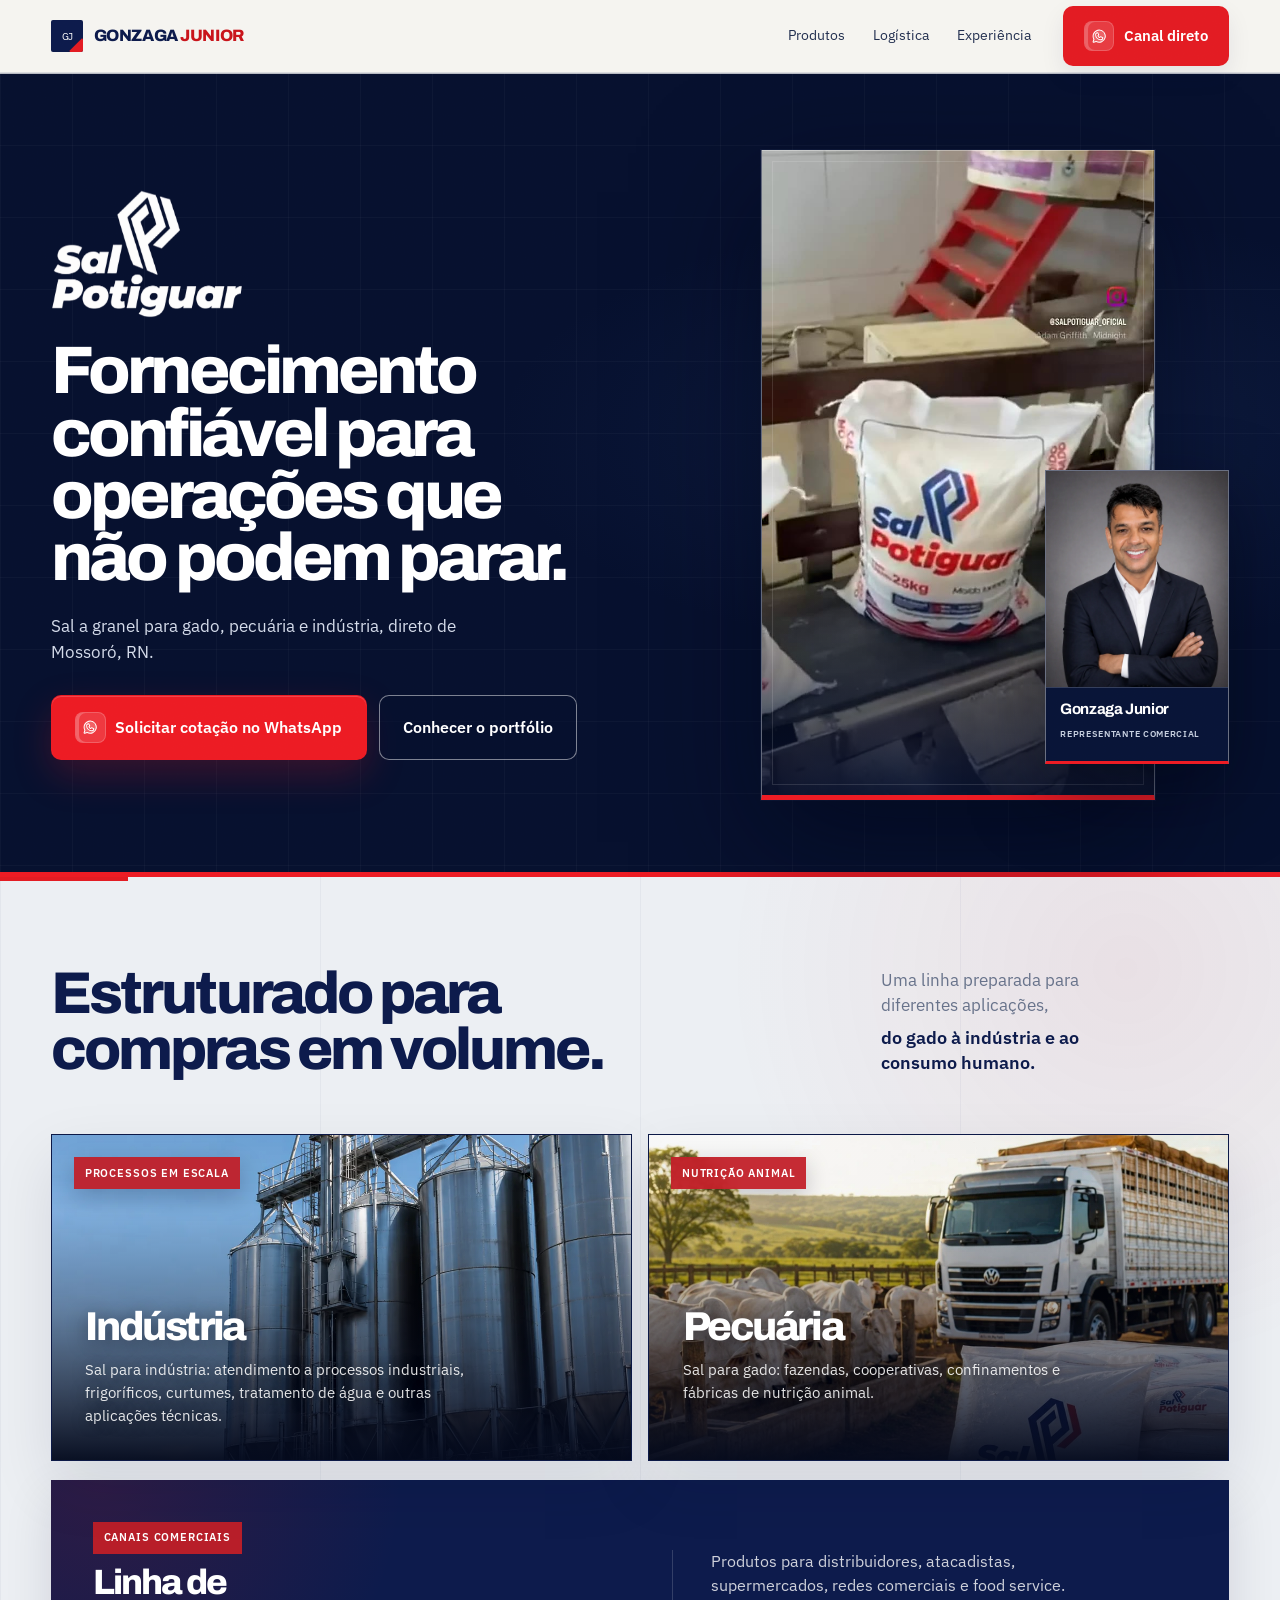
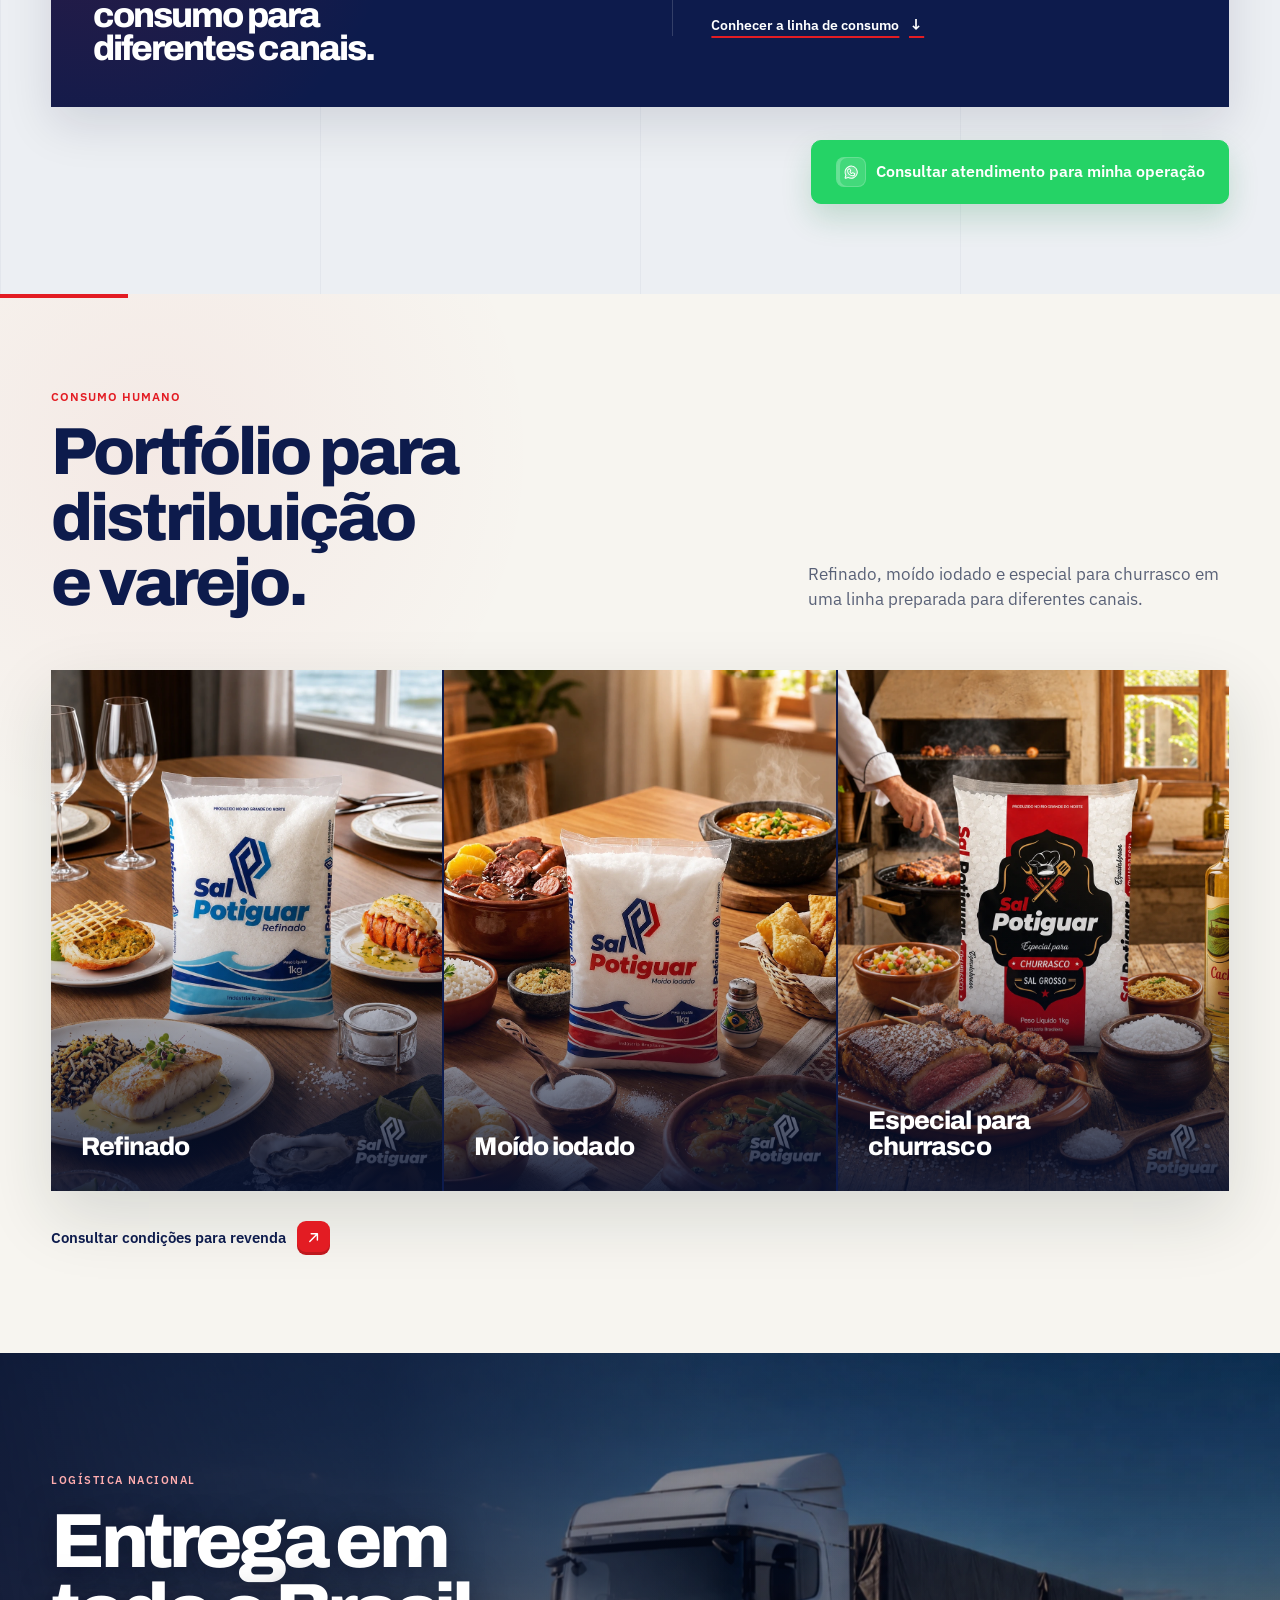
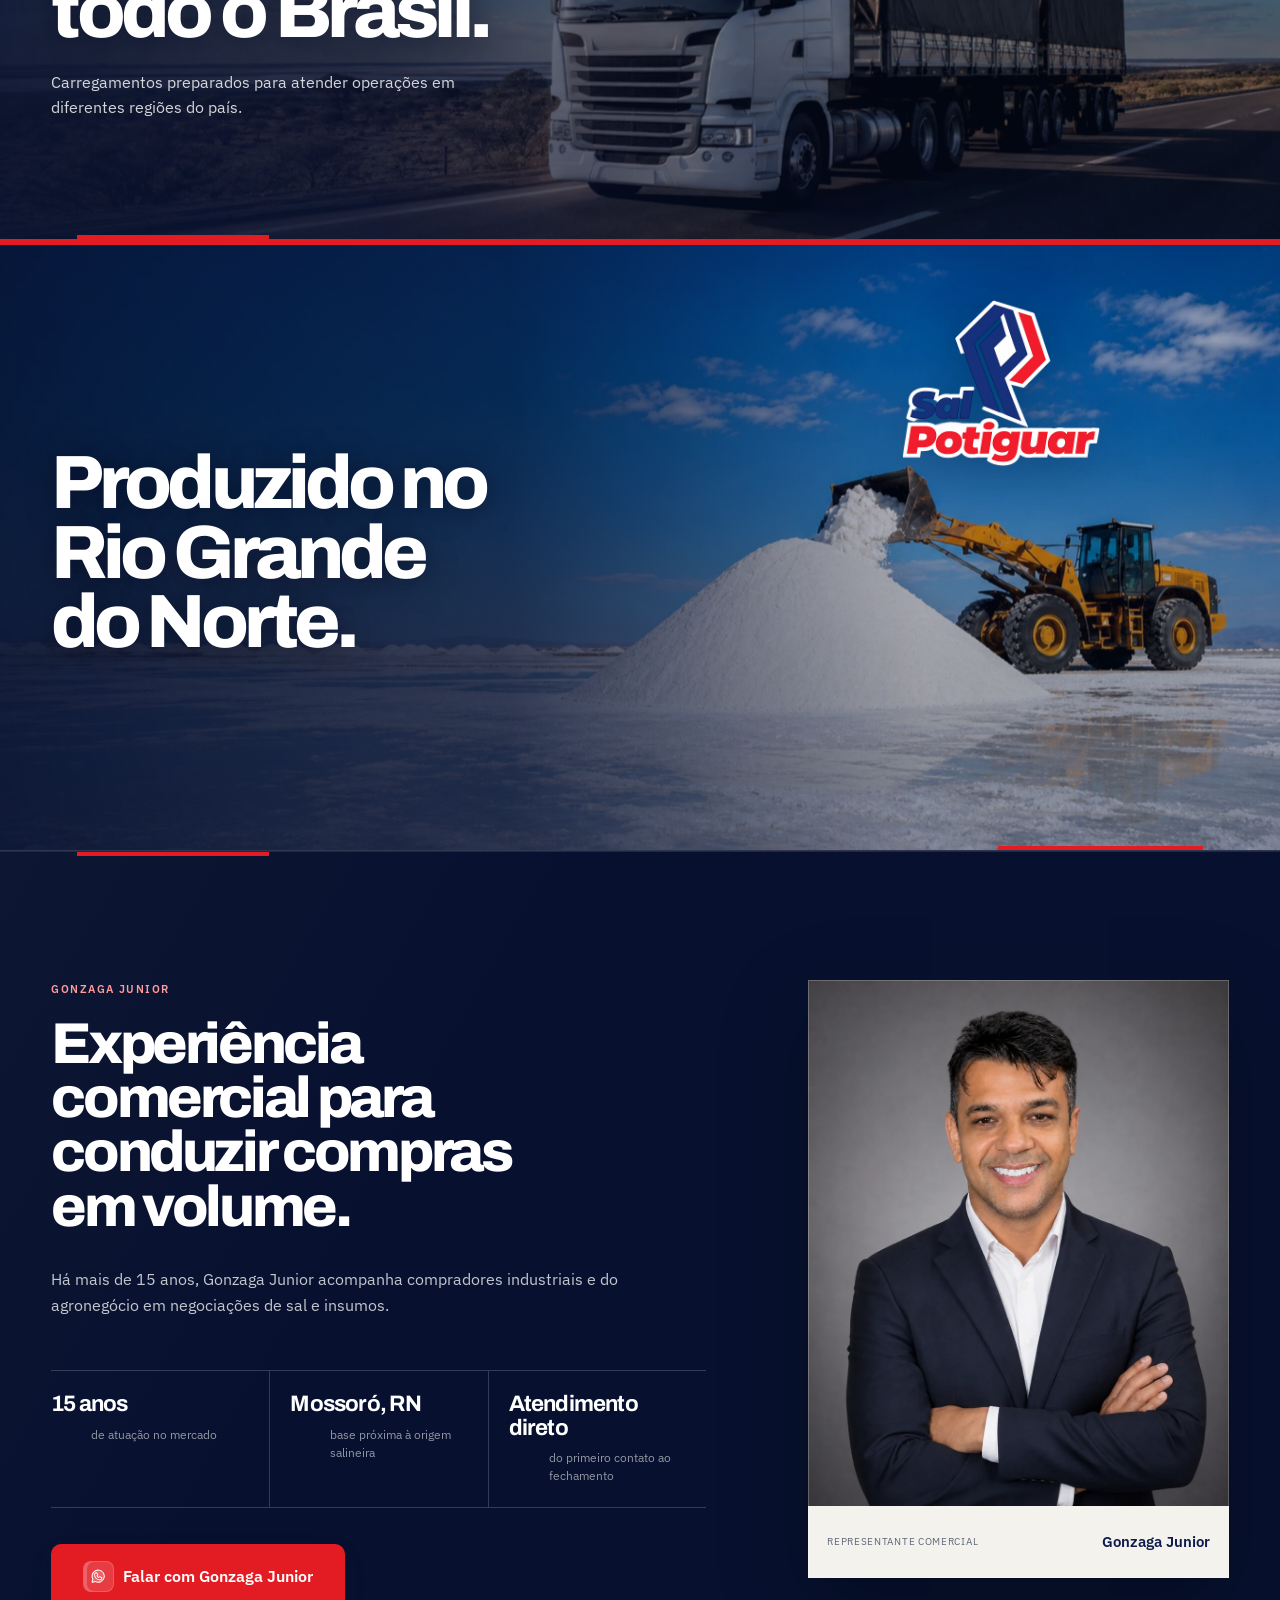
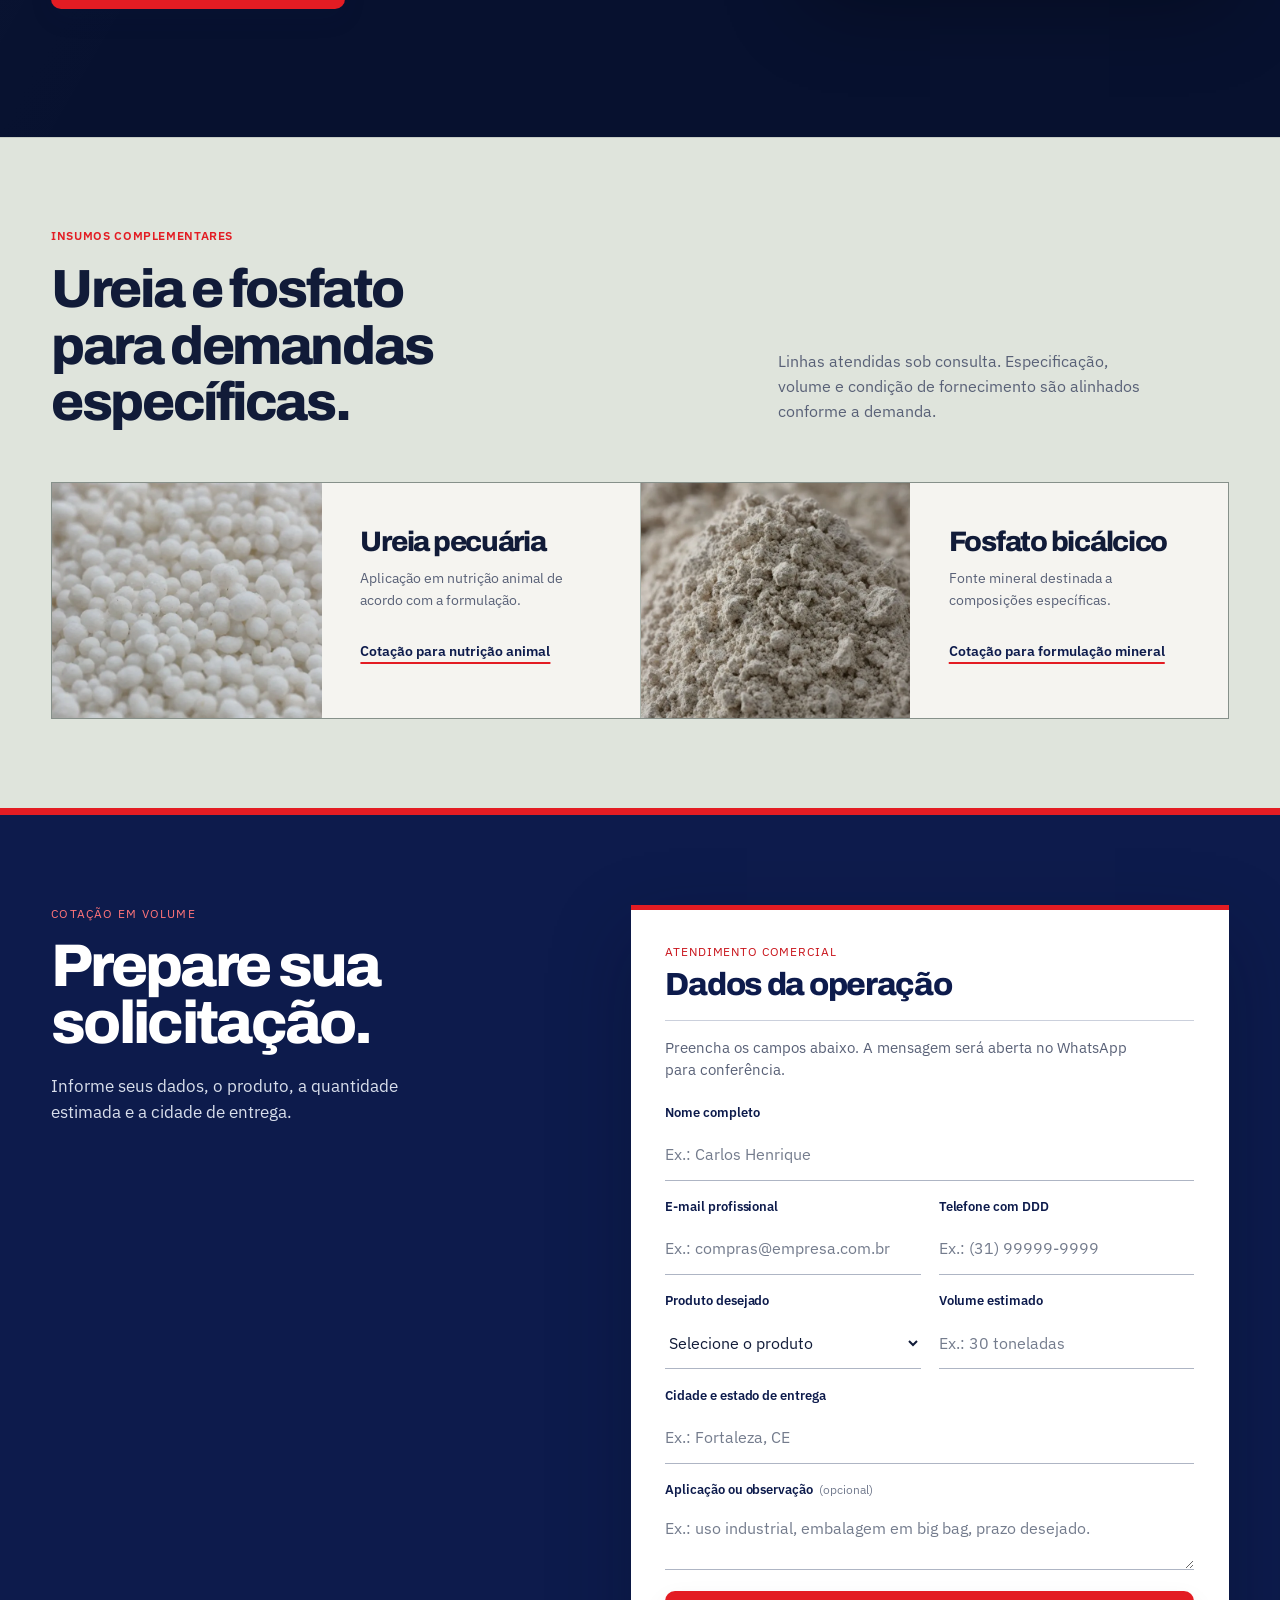
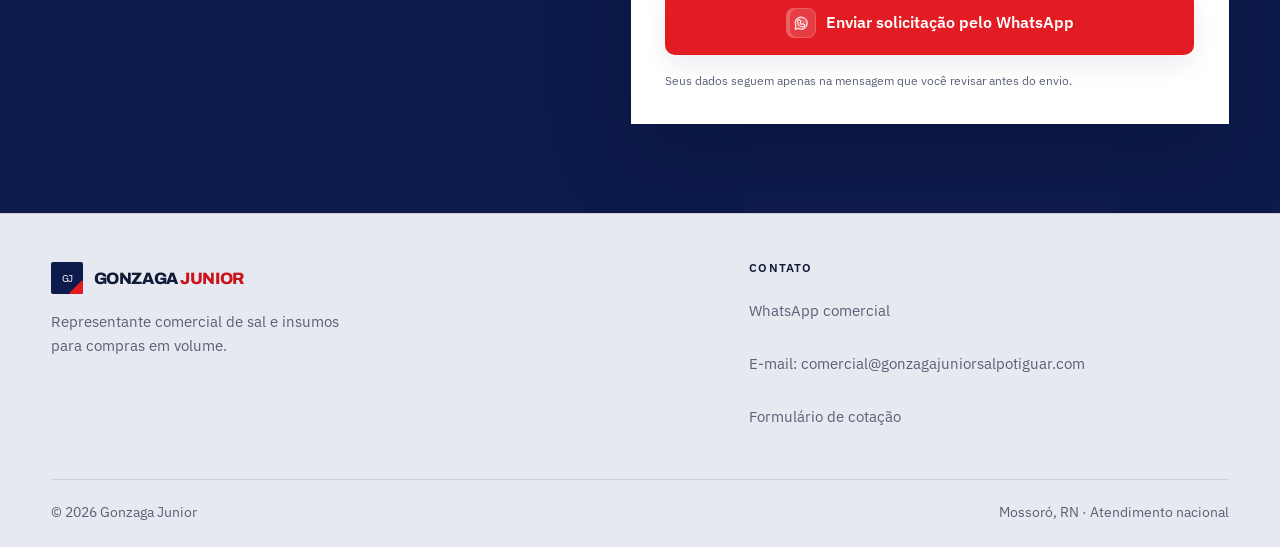
<file: index.html>
<!DOCTYPE html>
<html lang="pt-BR">
<head>
<meta charset="utf-8">
<meta name="viewport" content="width=device-width, initial-scale=1">
<title>Sal Potiguar a granel para gado, pecuária e indústria | Gonzaga Junior</title>
<meta name="description" content="Sal Potiguar a granel para gado, pecuária e indústria, com atendimento comercial direto de Gonzaga Junior. Ureia e fosfato sob consulta.">
<meta name="theme-color" content="#0D1B4C">
<!-- 100 palavras-chave de busca (produto x aplicação x região). meta keywords tem peso baixo no Google; o peso real vem do JSON-LD e do texto da página abaixo. -->
<meta name="keywords" content="sal branco a granel, sal branco para nutrição animal, sal branco para ração, sal branco industrial, sal marinho a granel, sal para ração animal, sal para nutrição animal a granel, sal para gado a granel, sal para confinamento, sal para fábrica de ração, sal branco atacado, fornecedor de sal branco, distribuidor de sal a granel, sal branco em grande volume, cotação de sal branco a granel, sal branco Mossoró, sal branco Rio Grande do Norte, sal branco do Nordeste, sal para mistura mineral, sal para pecuária a granel, sal industrial a granel, sal a granel para indústria, sal para cooperativa, sal branco para homemixer, venda de sal branco a granel, ureia pecuária a granel, ureia para ração a granel, ureia para nutrição animal, ureia para gado, ureia para confinamento, ureia pecuária atacado, fornecedor de ureia pecuária, distribuidor de ureia a granel, ureia para fábrica de ração, cotação de ureia pecuária, ureia pecuária em grande volume, ureia para mistura mineral, ureia para cooperativa, ureia pecuária Mossoró RN, ureia pecuária Nordeste, ureia a granel para pecuária, ureia para suplementação animal, venda de ureia pecuária a granel, ureia para homemixer, ureia insumo para ração, fosfato bicálcico a granel, fosfato bicálcico para ração, fosfato bicálcico para nutrição animal, fosfato para gado, fosfato para confinamento, fosfato bicálcico atacado, fornecedor de fosfato bicálcico, distribuidor de fosfato a granel, fosfato para fábrica de ração, cotação de fosfato bicálcico, fosfato bicálcico em grande volume, fosfato para mistura mineral, fosfato para cooperativa, fosfato bicálcico Mossoró, fosfato bicálcico Nordeste, fosfato a granel para pecuária, fosfato para suplementação mineral, venda de fosfato bicálcico a granel, fosfato para homemixer, fosfato insumo para ração, insumos para nutrição animal a granel, insumos para fábrica de ração, matéria-prima para ração animal, ingredientes para ração a granel, fornecedor de insumos pecuários, distribuidor de insumos para ração, insumos para mistura mineral, insumos a granel para confinamento, insumos para cooperativa agropecuária, cotação de insumos para ração, sal ureia e fosfato a granel, fornecedor de sal ureia e fosfato, insumos para pecuária em grande volume, matéria-prima para nutrição animal, insumos para formuladora de ração, compra de insumos pecuários a granel, insumos para suplemento mineral, fornecedor de matéria-prima para ração, insumos pecuários Mossoró RN, insumos pecuários Nordeste, insumos para ração entrega Brasil, atacado de insumos para nutrição animal, representante comercial de insumos pecuários, Gonzaga Junior insumos a granel, cotação de carga de insumos pecuários, sal a granel Rio Grande do Norte, ureia a granel Nordeste, fosfato a granel Brasil, fornecedor de sal em Mossoró, insumos para ração Rio Grande do Norte, sal branco entrega para todo o Brasil, ureia pecuária entrega nacional, fosfato bicálcico frete para todo o Brasil, insumos pecuários a granel com entrega nacional, fornecedor nacional de sal ureia e fosfato">

<!-- Google tag (gtag.js) — Google Ads AW-18304080818 (conta Júnior 681-000-9648). -->
<script async src="https://www.googletagmanager.com/gtag/js?id=AW-18304080818"></script>
<script>
  window.dataLayer = window.dataLayer || [];
  function gtag(){dataLayer.push(arguments);}
  gtag('js', new Date());
  gtag('config', 'AW-18304080818');
</script>

<!-- WhatsApp de destino: (84) 99695-1133 = wa.me/5584996951133, confirmado pelo cliente em 21/jul/2026. -->

<!-- Open Graph -->
<meta property="og:type" content="website">
<meta property="og:title" content="Sal Potiguar a granel para gado, pecuária e indústria | Gonzaga Junior">
<meta property="og:description" content="Sal Potiguar a granel para gado, pecuária e indústria, com atendimento comercial direto de Gonzaga Junior.">
<meta property="og:image" content="https://gonzagajuniorsalpotiguar.com/assets/og-hero.jpg">
<meta property="og:url" content="https://gonzagajuniorsalpotiguar.com/">
<meta property="og:locale" content="pt_BR">
<meta name="twitter:card" content="summary_large_image">

<link rel="canonical" href="https://gonzagajuniorsalpotiguar.com/">
<!-- Domínio próprio: gonzagajuniorsalpotiguar.com (canonical/og/sitemap já apontam pra ele). -->

<link rel="icon" href="data:image/svg+xml,%3Csvg%20xmlns='http://www.w3.org/2000/svg'%20viewBox='0%200%2032%2032'%3E%3Crect%20width='32'%20height='32'%20rx='4'%20fill='%230D1B4C'/%3E%3Cpath%20d='M8%207h7v12c0%204-2.4%206-6.2%206H7v-5h1.3c1.2%200%201.7-.6%201.7-1.9V12H8z'%20fill='white'/%3E%3Cpath%20d='M18%207h7v5h-4v3h3.5v5H21v5h-6V10z'%20fill='%23E31C23'/%3E%3C/svg%3E">

<!-- Página pessoal/comercial do Gonzaga Junior, representante comercial. A marca aparece apenas nos materiais reais (fotos/vídeo). -->
<script type="application/ld+json">
{
  "@context": "https://schema.org",
  "@type": "Person",
  "name": "Gonzaga Junior",
  "description": "Representante comercial da linha Sal Potiguar a granel para gado, pecuária e indústria, com ureia e fosfato sob consulta.",
  "jobTitle": "Representante comercial",
  "address": { "@type": "PostalAddress", "addressLocality": "Mossoró", "addressRegion": "RN" },
  "telephone": "+5584996951133",
  "email": "comercial@gonzagajuniorsalpotiguar.com",
  "areaServed": [
    { "@type": "Country", "name": "Brasil" },
    { "@type": "State", "name": "Rio Grande do Norte" },
    "Nordeste"
  ],
  "knowsLanguage": "pt-BR",
  "knowsAbout": [
    "Sal branco a granel", "Sal marinho", "Sal industrial", "Sal para nutrição animal",
    "Sal para gado", "Sal mineral para gado", "Sal para pecuária",
    "Ureia pecuária", "Ureia para ração", "Fosfato bicálcico", "Fosfato para ração",
    "Insumos para fábrica de ração", "Nutrição animal", "Suplementação mineral",
    "Confinamento", "Cooperativa agropecuária", "Homemixer", "Compra em grande volume"
  ],
  "keywords": "sal branco a granel, sal para gado, sal para gado Mossoró, sal mineral para gado, ureia pecuária a granel, fosfato bicálcico a granel, insumos para nutrição animal, matéria-prima para ração, fornecedor de sal ureia e fosfato, Mossoró RN, entrega para todo o Brasil"
}
</script>

<script>document.documentElement.className+=" js";</script>
<link rel="preload" as="image" href="assets/video-operacao-poster.jpg?v=2026072463" type="image/jpeg" fetchpriority="high">
<link rel="stylesheet" href="assets/editorial-v2.css?v=2026072465">
</head>
<body>

<a class="skip" href="#conteudo">Pular para o conteúdo</a>

<!-- ================= NAV ================= -->
<header class="nav" id="nav">
  <div class="wrap nav__in">
    <a class="brand" href="#topo">
      <span class="brand__mark" aria-hidden="true">GJ</span>
      <span>Gonzaga <strong>Junior</strong></span>
    </a>
    <nav class="nav__links" id="navlinks" aria-label="Seções">
      <a href="#insumos">Produtos</a>
      <a href="#logistica">Logística</a>
      <a href="#confiar">Experiência</a>
      <a class="btn btn--wa nav__cta" href="https://wa.me/5584996951133?text=Ol%C3%A1%2C%20Gonzaga.%20Vim%20pelo%20site%20e%20quero%20falar%20sobre%20os%20insumos%20em%20grande%20volume." data-wa="nav">
        <svg class="ico icon-premium" viewBox="0 0 256 256" aria-hidden="true"><use href="assets/phosphor-premium.svg#ph-whatsapp-logo"></use></svg>
        Canal direto
      </a>
    </nav>
    <button class="nav__toggle" id="navtoggle" type="button" aria-expanded="false" aria-controls="navlinks" aria-label="Abrir menu">
      <svg class="ico ico-list icon-premium" viewBox="0 0 256 256" aria-hidden="true"><use href="assets/phosphor-premium.svg#ph-list"></use></svg>
      <svg class="ico ico-x icon-premium" viewBox="0 0 256 256" aria-hidden="true"><use href="assets/phosphor-premium.svg#ph-x"></use></svg>
    </button>
  </div>
</header>

<main id="conteudo">
<span id="topo"></span>

<!-- ================= HERO ================= -->
<section class="hero" id="hero">
  <div class="wrap hero__grid">
    <div class="hero__col">
      <div class="hero__endorsement">
        <img src="assets/sal-potiguar-logo-white-4x.png" width="1132" height="753" alt="Sal Potiguar">
      </div>
      <h1>Fornecimento confiável para operações que não podem parar.</h1>
      <p class="hero__sub">Sal a granel para gado, pecuária e indústria, direto de Mossoró, RN.</p>
      <div class="hero__cta">
        <a class="btn btn--wa btn--lg" href="https://wa.me/5584996951133?text=Ol%C3%A1%2C%20Gonzaga.%20Vim%20pelo%20site%20e%20preciso%20de%20insumos%20em%20grande%20volume." data-wa="hero">
          <svg class="ico icon-premium" viewBox="0 0 256 256" aria-hidden="true"><use href="assets/phosphor-premium.svg#ph-whatsapp-logo"></use></svg>
          <span>Solicitar cotação no WhatsApp</span>
        </a>
        <a class="btn btn--ghost btn--lg" href="#insumos">
          Conhecer o portfólio
        </a>
      </div>
    </div>
    <div class="hero__media">
      <div class="hero__operation">
        <video class="hero__operation-video" autoplay muted playsinline webkit-playsinline preload="auto" poster="assets/video-operacao-poster.jpg?v=2026072463" tabindex="-1" aria-label="Linha real de ensacamento e expedição" data-next-src="assets/instagram-videos/instagram-reel-DXPIW0PjQuv-producao-em-operacao-compat.mp4">
          <source src="assets/hero-operacao-real-loop-compat.mp4" type="video/mp4">
        </video>
      </div>
      <figure class="hero__advisor">
        <img src="assets/junior-gonzaga-bracos-cruzados.webp" width="900" height="1125" alt="Gonzaga Junior de braços cruzados, vestindo terno azul marinho.">
        <figcaption>
          <strong>Gonzaga Junior</strong>
          <span>Representante comercial</span>
        </figcaption>
      </figure>
    </div>
  </div>
</section>

<!-- ================= OPERAÇÕES EM VOLUME ================= -->
<section class="operation-paths" id="operacoes" aria-labelledby="operacoes-titulo">
  <div class="wrap">
    <div class="operation-paths__head reveal">
      <div>
        <h2 id="operacoes-titulo">Estruturado para compras em volume.</h2>
      </div>
      <p>Uma linha preparada para diferentes aplicações, <strong>do gado à indústria e ao consumo humano.</strong></p>
    </div>

    <div class="operation-paths__grid reveal">
      <article class="operation-path operation-path--industry">
        <figure class="operation-path__media">
          <img src="assets/mercado-industria-operacao.webp?v=2026072401" width="1122" height="1402" loading="lazy" fetchpriority="low" alt="Silos metálicos de uma unidade industrial de grande porte.">
        </figure>
        <div class="operation-path__body">
          <span class="operation-path__kicker">Processos em escala</span>
          <h3>Indústria</h3>
          <p>Sal para indústria: atendimento a processos industriais, frigoríficos, curtumes, tratamento de água e outras aplicações técnicas.</p>
        </div>
      </article>

      <article class="operation-path operation-path--livestock">
        <figure class="operation-path__media">
          <img src="assets/mercado-pecuaria-logistica.webp" width="1080" height="1080" loading="lazy" fetchpriority="low" alt="Rebanho de gado, caminhão de transporte e sacaria de sal para gado Sal Potiguar em uma operação pecuária.">
        </figure>
        <div class="operation-path__body">
          <span class="operation-path__kicker">Nutrição animal</span>
          <h3>Pecuária</h3>
          <p>Sal para gado: fazendas, cooperativas, confinamentos e fábricas de nutrição animal.</p>
        </div>
      </article>
    </div>

    <div class="operation-paths__retail reveal">
      <div>
        <span>Canais comerciais</span>
        <h3>Linha de consumo para diferentes canais.</h3>
      </div>
      <div>
        <p>Produtos para distribuidores, atacadistas, supermercados, redes comerciais e food service.</p>
        <a href="#insumos">Conhecer a linha de consumo <span aria-hidden="true">↓</span></a>
      </div>
    </div>

    <div class="operation-paths__action reveal">
      <a class="btn btn--wa btn--lg" href="https://wa.me/5584996951133?text=Ol%C3%A1%2C%20Gonzaga.%20Quero%20consultar%20o%20atendimento%20para%20minha%20opera%C3%A7%C3%A3o.%20Meu%20segmento%20%C3%A9%3A" data-wa="operacoes-volume">
        <svg class="ico icon-premium" viewBox="0 0 256 256" aria-hidden="true"><use href="assets/phosphor-premium.svg#ph-whatsapp-logo"></use></svg>
        <span>Consultar atendimento para minha operação</span>
      </a>
    </div>
  </div>
</section>

<!-- ================= CONSUMO HUMANO E VAREJO ================= -->
<section class="insumos retail-showcase" id="insumos">
  <div class="wrap">
    <div class="sec-head reveal">
      <div>
        <span class="sal-showcase__eyebrow">Consumo humano</span>
        <h2>Portfólio para distribuição e varejo.</h2>
      </div>
      <p>Refinado, moído iodado e especial para churrasco em uma linha preparada para diferentes canais.</p>
    </div>
    <div class="sal-showcase reveal">
      <article class="sal-product">
        <img src="assets/sal-potiguar-refinado-hq.webp?v=2026072302" width="1086" height="1448" loading="lazy" alt="Embalagem de Sal Potiguar Refinado em mesa posta, em foto original da marca.">
        <div class="sal-product__body"><h3>Refinado</h3></div>
      </article>
      <article class="sal-product">
        <img src="assets/sal-potiguar-moido-iodado-hq.webp?v=2026072302" width="1089" height="1445" loading="lazy" alt="Embalagem de Sal Potiguar moído iodado em mesa com pratos brasileiros, em foto original da marca.">
        <div class="sal-product__body"><h3>Moído iodado</h3></div>
      </article>
      <article class="sal-product">
        <img src="assets/sal-potiguar-churrasco-hq.webp?v=2026072302" width="1086" height="1448" loading="lazy" alt="Embalagem de Sal Potiguar especial para churrasco em cenário de churrasqueira, em foto original da marca.">
        <div class="sal-product__body"><h3>Especial para churrasco</h3></div>
      </article>
    </div>
    <a class="sal-showcase__cta reveal" href="https://wa.me/5584996951133?text=Ol%C3%A1%2C%20Gonzaga.%20Quero%20consultar%20a%20linha%20Sal%20Potiguar%20para%20revenda%20ou%20distribui%C3%A7%C3%A3o." data-wa="linha-sal-potiguar">Consultar condições para revenda <span class="cta-icon" aria-hidden="true"><svg class="ico icon-premium" viewBox="0 0 256 256"><use href="assets/phosphor-premium.svg#ph-arrow-up-right"></use></svg></span></a>
  </div>
</section>

<!-- ================= LOGÍSTICA NACIONAL ================= -->
<section class="freight-parallax" id="logistica" aria-labelledby="logistica-titulo">
  <div class="freight-parallax__media" aria-hidden="true">
    <picture>
      <source media="(max-width: 720px)" srcset="assets/logistica-parallax-mobile.webp" type="image/webp">
      <img src="assets/logistica-parallax-desktop.webp" width="1774" height="887" alt="">
    </picture>
  </div>
  <div class="wrap freight-parallax__content">
    <div class="freight-parallax__copy reveal">
      <span>Logística nacional</span>
      <h2 id="logistica-titulo">Entrega em todo o Brasil.</h2>
      <p>Carregamentos preparados para atender operações em diferentes regiões do país.</p>
    </div>
  </div>
</section>

<!-- ================= SAL POTIGUAR ================= -->
<section class="brand-evidence" id="marca">
  <div class="brand-evidence__parallax" aria-hidden="true">
    <picture>
      <source media="(max-width: 720px)" srcset="assets/salina-carregadeira-parallax-mobile.webp" type="image/webp">
      <img src="assets/salina-carregadeira-parallax-desktop.webp" width="1672" height="941" alt="">
    </picture>
  </div>
  <img class="brand-evidence__logo" src="assets/sal-potiguar-logo-oficial.png" width="844" height="712" alt="Sal Potiguar, produzido em Mossoró, Rio Grande do Norte.">
  <div class="wrap brand-evidence__content">
    <div class="brand-evidence__head reveal">
      <h2>Produzido no Rio Grande do Norte.</h2>
    </div>
  </div>
</section>

<!-- ================= GONZAGA JUNIOR ================= -->
<section class="advisor" id="confiar">
  <div class="wrap advisor__grid">
    <header class="advisor__header reveal">
      <span class="advisor__eyebrow">Gonzaga Junior</span>
      <h2>Experiência comercial para conduzir compras em volume.</h2>
    </header>
    <div class="advisor__details reveal">
      <p class="advisor__lead">Há mais de 15 anos, Gonzaga Junior acompanha compradores industriais e do agronegócio em negociações de sal e insumos.</p>
      <dl class="advisor__facts">
        <div>
          <dt>15 anos</dt>
          <dd>de atuação no mercado</dd>
        </div>
        <div>
          <dt>Mossoró, RN</dt>
          <dd>base próxima à origem salineira</dd>
        </div>
        <div>
          <dt>Atendimento direto</dt>
          <dd>do primeiro contato ao fechamento</dd>
        </div>
      </dl>
      <a class="btn btn--wa btn--lg" href="https://wa.me/5584996951133?text=Ol%C3%A1%2C%20Gonzaga.%20Quero%20falar%20sobre%20uma%20compra%20em%20volume." data-wa="why">
        <svg class="ico icon-premium" viewBox="0 0 256 256" aria-hidden="true"><use href="assets/phosphor-premium.svg#ph-whatsapp-logo"></use></svg>
        Falar com Gonzaga Junior
      </a>
    </div>
    <figure class="advisor__portrait reveal">
      <img src="assets/junior-gonzaga-bracos-cruzados.webp" width="900" height="1125" loading="lazy" alt="Gonzaga Junior de braços cruzados, representante comercial.">
      <figcaption>
        <span>Representante comercial</span>
        <strong>Gonzaga Junior</strong>
      </figcaption>
    </figure>
  </div>
</section>

<!-- ================= UREIA E FOSFATO ================= -->
<section class="secondary-products" id="complementares" aria-labelledby="insumos-complementares">
  <div class="wrap">
    <div class="secondary-products__head reveal">
      <span>Insumos complementares</span>
      <h2 id="insumos-complementares">Ureia e fosfato para demandas específicas.</h2>
      <p>Linhas atendidas sob consulta. Especificação, volume e condição de fornecimento são alinhados conforme a demanda.</p>
    </div>
    <div class="secondary-products__grid reveal">
      <article>
        <img src="assets/card-ureia-v2.webp" width="800" height="502" loading="lazy" alt="Grânulos brancos de ureia em detalhe.">
        <div><h3>Ureia pecuária</h3><p>Aplicação em nutrição animal de acordo com a formulação.</p><a href="https://wa.me/5584996951133?text=Ol%C3%A1%2C%20Gonzaga.%20Quero%20consultar%20ureia%20para%20uma%20opera%C3%A7%C3%A3o%20em%20volume." data-wa="produto-ureia">Cotação para nutrição animal</a></div>
      </article>
      <article>
        <img src="assets/card-fosfato-v2.webp" width="800" height="502" loading="lazy" alt="Fosfato em pó claro visto em detalhe.">
        <div><h3>Fosfato bicálcico</h3><p>Fonte mineral destinada a composições específicas.</p><a href="https://wa.me/5584996951133?text=Ol%C3%A1%2C%20Gonzaga.%20Quero%20consultar%20fosfato%20para%20uma%20opera%C3%A7%C3%A3o%20em%20volume." data-wa="produto-fosfato">Cotação para formulação mineral</a></div>
      </article>
    </div>
  </div>
</section>

<!-- ================= CONTATO + FORM ================= -->
<section class="contact" id="contato">
  <div class="wrap contact__grid">
    <div class="contact__pitch reveal">
      <div class="sec-head">
        <span class="contact__kicker">Cotação em volume</span>
        <h2>Prepare sua solicitação.</h2>
      </div>
      <p>Informe seus dados, o produto, a quantidade estimada e a cidade de entrega.</p>
    </div>
    <form class="form reveal" id="lead-form" aria-labelledby="form-title" novalidate>
      <div class="form__head">
        <div>
          <span class="form__route">Atendimento comercial</span>
          <h3 id="form-title">Dados da operação</h3>
        </div>
      </div>
      <p class="form__intro">Preencha os campos abaixo. A mensagem será aberta no WhatsApp para conferência.</p>
      <div class="form__row">
        <div class="field">
          <label for="f-nome">Nome completo</label>
          <input id="f-nome" name="nome" type="text" required autocomplete="name" minlength="3" maxlength="80" placeholder="Ex.: Carlos Henrique" aria-describedby="f-nome-erro">
          <small class="field__error" id="f-nome-erro">Informe seu nome.</small>
        </div>
      </div>
      <div class="form__row form__2">
        <div class="field">
          <label for="f-email">E-mail profissional</label>
          <input id="f-email" name="email" type="email" required autocomplete="email" inputmode="email" maxlength="120" placeholder="Ex.: compras@empresa.com.br" aria-describedby="f-email-erro">
          <small class="field__error" id="f-email-erro">Informe um e-mail válido.</small>
        </div>
        <div class="field">
          <label for="f-telefone">Telefone com DDD</label>
          <input id="f-telefone" name="telefone" type="tel" required autocomplete="tel" inputmode="tel" maxlength="20" placeholder="Ex.: (31) 99999-9999" aria-describedby="f-telefone-erro">
          <small class="field__error" id="f-telefone-erro">Informe um telefone válido.</small>
        </div>
      </div>
      <div class="form__row form__2">
        <div class="field">
          <label for="f-produto">Produto desejado</label>
          <select id="f-produto" name="produto" required aria-describedby="f-produto-erro">
            <option value="" selected disabled>Selecione o produto</option>
            <option>Sal Potiguar</option>
            <option>Ureia pecuária</option>
            <option>Fosfato bicálcico</option>
            <option>Mais de um produto</option>
          </select>
          <small class="field__error" id="f-produto-erro">Selecione o produto.</small>
        </div>
        <div class="field">
          <label for="f-volume">Volume estimado</label>
          <input id="f-volume" name="volume" type="text" required placeholder="Ex.: 30 toneladas" aria-describedby="f-volume-erro">
          <small class="field__error" id="f-volume-erro">Informe o volume estimado.</small>
        </div>
      </div>
      <div class="form__row">
        <div class="field">
          <label for="f-cidade">Cidade e estado de entrega</label>
          <input id="f-cidade" name="cidade" type="text" required autocomplete="address-level2" placeholder="Ex.: Fortaleza, CE" aria-describedby="f-cidade-erro">
          <small class="field__error" id="f-cidade-erro">Informe a cidade e o estado de entrega.</small>
        </div>
      </div>
      <div class="form__row">
        <div class="field">
          <label for="f-obs">Aplicação ou observação <span class="opt">(opcional)</span></label>
          <textarea id="f-obs" name="obs" placeholder="Ex.: uso industrial, embalagem em big bag, prazo desejado."></textarea>
        </div>
      </div>
      <button class="btn btn--wa btn--block btn--lg" type="submit" data-wa="form">
        <svg class="ico icon-premium" viewBox="0 0 256 256" aria-hidden="true"><use href="assets/phosphor-premium.svg#ph-whatsapp-logo"></use></svg>
        Enviar solicitação pelo WhatsApp
      </button>
      <p class="form__note">
        <svg class="ico icon-premium" viewBox="0 0 256 256" aria-hidden="true"><use href="assets/phosphor-premium.svg#ph-shield-check"></use></svg>
        Seus dados seguem apenas na mensagem que você revisar antes do envio.
      </p>
    </form>
  </div>
</section>

</main>

<!-- ================= FOOTER ================= -->
<footer class="foot">
  <div class="wrap">
    <div class="foot__grid">
      <div class="foot__brand">
        <a class="brand" href="#topo">
          <span class="brand__mark" aria-hidden="true">GJ</span>
          <span>Gonzaga <strong>Junior</strong></span>
        </a>
        <p>Representante comercial de sal e insumos para compras em volume.</p>
      </div>
      <div>
        <h3>Contato</h3>
        <ul>
          <li><a href="https://wa.me/5584996951133?text=Ol%C3%A1%2C%20Gonzaga.%20Vim%20pelo%20site." data-wa="footer">WhatsApp comercial</a></li>
          <li><a href="mailto:comercial@gonzagajuniorsalpotiguar.com">E-mail: comercial@gonzagajuniorsalpotiguar.com</a></li>
          <li><a href="#contato">Formulário de cotação</a></li>
        </ul>
      </div>
    </div>
    <div class="foot__bar">
      <span>© <span class="mono" id="ano">2026</span> Gonzaga Junior</span>
      <span class="mono">Mossoró, RN · Atendimento nacional</span>
    </div>
  </div>
</footer>

<!-- ================= ATENDIMENTO GUIADO ================= -->
<div class="sales-assistant" id="sales-assistant" data-open="false">
  <button class="sales-assistant__scrim" id="sales-assistant-scrim" type="button" tabindex="-1" aria-label="Fechar atendimento"></button>
  <button class="sales-assistant__launcher" id="sales-assistant-launcher" type="button" aria-expanded="false" aria-controls="sales-assistant-panel">
    <span class="sales-assistant__avatar" aria-hidden="true">
      <img src="assets/junior-v2.webp" width="640" height="768" alt="">
    </span>
    <span class="sales-assistant__launcher-copy">
      <strong>Como posso lhe ajudar?</strong>
      <small>Atendimento guiado</small>
    </span>
    <span class="sales-assistant__launcher-action"><svg class="ico icon-premium" viewBox="0 0 256 256" aria-hidden="true"><use href="assets/phosphor-premium.svg#ph-chat-circle-text"></use></svg><span>Conversar</span></span>
  </button>

  <section class="sales-assistant__panel" id="sales-assistant-panel" role="dialog" aria-label="Atendimento guiado do Junior" aria-hidden="true" inert>
    <header class="sales-assistant__header">
      <span class="sales-assistant__avatar" aria-hidden="true">
        <img src="assets/junior-v2.webp" width="640" height="768" alt="">
      </span>
      <span class="sales-assistant__identity">
        <strong>Assistente do Junior</strong>
        <small>Atendimento comercial guiado</small>
      </span>
      <button class="sales-assistant__close" id="sales-assistant-close" type="button" aria-label="Fechar atendimento">Fechar</button>
    </header>

    <div class="sales-assistant__conversation" id="sales-chat-log" aria-live="polite" aria-atomic="false"></div>
    <div class="sales-assistant__choices" id="sales-chat-choices" aria-label="Opções de resposta"></div>

    <form class="sales-assistant__composer" id="sales-chat-form" novalidate>
      <label class="sales-assistant__label" for="sales-chat-input">Sua resposta</label>
      <input id="sales-chat-input" name="resposta" type="text" autocomplete="off" placeholder="Escreva sua necessidade" maxlength="180">
      <button type="submit">Enviar</button>
    </form>

    <footer class="sales-assistant__footer">
      <span>Fluxo guiado. O atendimento final é com o Junior.</span>
      <button id="sales-chat-reset" type="button">Recomeçar</button>
    </footer>
  </section>
</div>

<script>
(function(){
  "use strict";
  var WA="5584996951133";
  var reduce=window.matchMedia("(prefers-reduced-motion: reduce)").matches;

  /* vídeo real da operação no hero */
  var heroVideo=document.querySelector(".hero__operation-video");
  if(heroVideo){
    heroVideo.muted=true;
    heroVideo.defaultMuted=true;
    heroVideo.playsInline=true;
    var heroPlaylist=[heroVideo.currentSrc||heroVideo.querySelector("source").src];
    if(heroVideo.dataset.nextSrc) heroPlaylist.push(new URL(heroVideo.dataset.nextSrc,window.location.href).href);
    var heroPlaylistIndex=0;
    var playHeroVideo=function(){ heroVideo.play().catch(function(){}); };
    var revealHeroVideo=function(){ heroVideo.classList.add("is-ready"); };
    heroVideo.addEventListener("loadeddata",revealHeroVideo);
    heroVideo.addEventListener("emptied",function(){ heroVideo.classList.remove("is-ready"); });
    heroVideo.addEventListener("error",function(){ heroVideo.classList.remove("is-ready"); });
    heroVideo.addEventListener("ended",function(){
      heroPlaylistIndex=(heroPlaylistIndex+1)%heroPlaylist.length;
      heroVideo.classList.remove("is-ready");
      heroVideo.src=heroPlaylist[heroPlaylistIndex];
      heroVideo.load();
      playHeroVideo();
    });
    if(reduce){
      heroVideo.pause();
    } else {
      if(heroVideo.readyState>=2) revealHeroVideo();
      playHeroVideo();
      heroVideo.addEventListener("loadeddata",playHeroVideo);
      heroVideo.addEventListener("canplay",playHeroVideo);
      document.addEventListener("visibilitychange",function(){
        if(document.hidden) heroVideo.pause();
        else playHeroVideo();
      });
      ["touchstart","click","scroll"].forEach(function(evt){
        document.addEventListener(evt,function(){ if(heroVideo.paused) playHeroVideo(); },{passive:true,once:true});
      });
    }
  }

  /* ---- nav toggle (mobile) ---- */
  var nav=document.getElementById("nav"),
      toggle=document.getElementById("navtoggle"),
      links=document.getElementById("navlinks");
  function setOpen(o){
    nav.setAttribute("data-open",o?"true":"false");
    toggle.setAttribute("aria-expanded",o?"true":"false");
    toggle.setAttribute("aria-label",o?"Fechar menu":"Abrir menu");
  }
  toggle.addEventListener("click",function(){ setOpen(nav.getAttribute("data-open")!=="true"); });
  links.addEventListener("click",function(e){ if(e.target.closest("a")) setOpen(false); });
  document.addEventListener("keydown",function(e){ if(e.key==="Escape" && nav.getAttribute("data-open")==="true"){ setOpen(false); toggle.focus(); } });

  /* ---- year ---- */
  document.getElementById("ano").textContent=new Date().getFullYear();

  /* ---- reveal on scroll ---- */
  if(!reduce && "IntersectionObserver" in window){
    var io=new IntersectionObserver(function(ents){
      ents.forEach(function(en){ if(en.isIntersecting){ en.target.classList.add("in"); io.unobserve(en.target);} });
    },{rootMargin:"0px 0px -6% 0px",threshold:0});
    document.querySelectorAll(".reveal").forEach(function(el,i){
      el.style.transitionDelay=(Math.min(i%6,5)*70)+"ms";
      io.observe(el);
    });
  } else {
    document.querySelectorAll(".reveal").forEach(function(el){ el.classList.add("in"); });
  }

  /* ---- parallax da salina na seção de origem ---- */
  var brandSection=document.querySelector(".brand-evidence");
  var nativeScrollTimeline=window.CSS && CSS.supports && CSS.supports("animation-timeline: view()");
  if(brandSection && !reduce && !nativeScrollTimeline){
    var brandMobileQuery=window.matchMedia("(max-width: 720px)");
    var brandParallaxTick=false;
    var brandParallaxActive=false;
    var updateBrandParallax=function(){
      if(!brandParallaxActive){ brandParallaxTick=false; return; }
      var rect=brandSection.getBoundingClientRect();
      var range=window.innerHeight+rect.height;
      var progress=Math.max(0,Math.min(1,(window.innerHeight-rect.top)/range));
      var distance=brandMobileQuery.matches?72:144;
      brandSection.style.setProperty("--brand-parallax-y",Math.round((progress-.5)*distance)+"px");
      brandParallaxTick=false;
    };
    var requestBrandParallax=function(){
      if(!brandParallaxTick){ brandParallaxTick=true; window.requestAnimationFrame(updateBrandParallax); }
    };
    var setBrandParallaxActive=function(active){
      if(active===brandParallaxActive) return;
      brandParallaxActive=active;
      if(active){
        window.addEventListener("scroll",requestBrandParallax,{passive:true});
        window.addEventListener("resize",requestBrandParallax);
        requestBrandParallax();
      } else {
        window.removeEventListener("scroll",requestBrandParallax);
        window.removeEventListener("resize",requestBrandParallax);
      }
    };
    if("IntersectionObserver" in window){
      var brandParallaxObserver=new IntersectionObserver(function(entries){
        entries.forEach(function(entry){ setBrandParallaxActive(entry.isIntersecting); });
      },{rootMargin:"25% 0px 25% 0px"});
      brandParallaxObserver.observe(brandSection);
    } else {
      setBrandParallaxActive(true);
    }
  }

  /* ---- parallax do caminhão na seção de logística ---- */
  var freightSection=document.querySelector(".freight-parallax");
  if(freightSection && !reduce && !nativeScrollTimeline){
    var freightMobileQuery=window.matchMedia("(max-width: 820px)");
    var freightParallaxTick=false;
    var freightParallaxActive=false;
    var updateFreightParallax=function(){
      if(!freightParallaxActive){ freightParallaxTick=false; return; }
      var rect=freightSection.getBoundingClientRect();
      var range=window.innerHeight+rect.height;
      var progress=Math.max(0,Math.min(1,(window.innerHeight-rect.top)/range));
      var distance=freightMobileQuery.matches?34:108;
      freightSection.style.setProperty("--freight-parallax-y",Math.round((progress-.5)*distance)+"px");
      freightParallaxTick=false;
    };
    var requestFreightParallax=function(){
      if(!freightParallaxTick){ freightParallaxTick=true; window.requestAnimationFrame(updateFreightParallax); }
    };
    var setFreightParallaxActive=function(active){
      if(active===freightParallaxActive) return;
      freightParallaxActive=active;
      if(active){
        window.addEventListener("scroll",requestFreightParallax,{passive:true});
        window.addEventListener("resize",requestFreightParallax);
        requestFreightParallax();
      } else {
        window.removeEventListener("scroll",requestFreightParallax);
        window.removeEventListener("resize",requestFreightParallax);
      }
    };
    if("IntersectionObserver" in window){
      var freightParallaxObserver=new IntersectionObserver(function(entries){
        entries.forEach(function(entry){ setFreightParallaxActive(entry.isIntersecting); });
      },{rootMargin:"25% 0px 25% 0px"});
      freightParallaxObserver.observe(freightSection);
    } else {
      setFreightParallaxActive(true);
    }
  }

  /* ---- lead form -> WhatsApp ---- */
  var form=document.getElementById("lead-form");
  var requiredFields=Array.prototype.slice.call(form.querySelectorAll("[required]"));
  var nameField=document.getElementById("f-nome");
  var phoneField=document.getElementById("f-telefone");
  var volumeField=document.getElementById("f-volume");
  var cityField=document.getElementById("f-cidade");
  function normalizeFormValue(value){
    return (value||"")
      .toLocaleLowerCase("pt-BR")
      .normalize("NFD")
      .replace(/[\u0300-\u036f]/g,"")
      .replace(/\s+/g," ")
      .trim();
  }
  function hasSentinelValue(value){
    return /ainda nao|nao sei|nao defin|a definir|prefiro informar|informo no whatsapp/.test(normalizeFormValue(value));
  }
  function parseCommercialNumber(value){
    var compact=(value||"").replace(/\s+/g,"");
    if(/^\d{1,3}(?:\.\d{3})+(?:,\d+)?$/.test(compact)){
      return Number(compact.replace(/\./g,"").replace(",","."));
    }
    return Number(compact.replace(",","."));
  }
  function volumeIsCommercial(value){
    var normalized=normalizeFormValue(value);
    var tonneMatch, kgMatch, sackMatch;
    if(!normalized || hasSentinelValue(normalized)) return false;
    if(/big ?bags?|carga|carreta|caminhao/.test(normalized)) return true;
    tonneMatch=normalized.match(/\b(\d[\d.,]*|uma?)\s*(?:t\b|tons?\b|toneladas?\b)/);
    if(tonneMatch) return tonneMatch[1].charAt(0)==="u" || parseCommercialNumber(tonneMatch[1])>=1;
    kgMatch=normalized.match(/\b(\d[\d.,]*)\s*(?:kg|quilos?|kilos?)\b/);
    if(kgMatch) return parseCommercialNumber(kgMatch[1])>=1000;
    sackMatch=normalized.match(/\b(\d[\d.,]*)\s*(?:sacos?|sacas?)\b/);
    if(sackMatch) return parseCommercialNumber(sackMatch[1])>=10;
    return false;
  }
  function destinationIsMeaningful(value){
    var normalized=normalizeFormValue(value);
    return normalized.length>=3 && !hasSentinelValue(normalized);
  }
  function nameIsMeaningful(value){
    var normalized=normalizeFormValue(value);
    return normalized.length>=3 && /[a-z]/.test(normalized) && !hasSentinelValue(normalized);
  }
  function phoneIsMeaningful(value){
    var digits=(value||"").replace(/\D/g,"");
    return digits.length>=10 && digits.length<=13;
  }
  function showFieldState(field){
    var error=document.getElementById(field.id+"-erro");
    if(field===nameField){
      field.setCustomValidity(nameIsMeaningful(field.value)?"":"Informe seu nome.");
      if(error && field.value) error.textContent="Informe um nome válido para o contato.";
    }
    if(field===phoneField){
      field.setCustomValidity(phoneIsMeaningful(field.value)?"":"Informe um telefone válido.");
      if(error && field.value) error.textContent="Inclua o DDD e um número válido.";
    }
    if(field===volumeField){
      field.setCustomValidity(volumeIsCommercial(field.value)?"":"Informe um volume comercial.");
      if(error && field.value) error.textContent="Atendemos compras em volume. Informe toneladas, carga, big bags ou sacaria em quantidade.";
    }
    if(field===cityField){
      field.setCustomValidity(destinationIsMeaningful(field.value)?"":"Informe a cidade e o estado.");
      if(error && field.value) error.textContent="Informe uma cidade e um estado válidos para calcular a entrega.";
    }
    var valid=field.checkValidity();
    field.setAttribute("aria-invalid",valid?"false":"true");
    if(error) error.setAttribute("data-visible",valid?"false":"true");
    return valid;
  }
  requiredFields.forEach(function(field){
    field.addEventListener("blur",function(){ showFieldState(field); });
    field.addEventListener("input",function(){
      if(field.getAttribute("aria-invalid")==="true") showFieldState(field);
    });
  });
  form.addEventListener("submit",function(e){
    e.preventDefault();
    var valid=true;
    requiredFields.forEach(function(field){
      if(!showFieldState(field)) valid=false;
    });
    if(!valid){
      var bad=form.querySelector("[aria-invalid='true']"); if(bad) bad.focus();
      return;
    }
    var v=function(id){ return (document.getElementById(id).value||"").trim(); };
    var nome=v("f-nome"), email=v("f-email"), telefone=v("f-telefone");
    var produto=v("f-produto"), volume=v("f-volume"), cidade=v("f-cidade"), obs=v("f-obs");
    var L=["Olá, Gonzaga. Gostaria de solicitar uma cotação.",""];
    L.push("Nome: "+nome);
    L.push("E-mail: "+email);
    L.push("Telefone: "+telefone);
    L.push("");
    L.push("Produto: "+produto);
    L.push("Volume estimado: "+volume);
    L.push("Cidade/UF de entrega: "+cidade);
    if(obs) L.push("Aplicação: "+obs);
    L.push("");
    L.push("Aguardo informações sobre apresentação, condição comercial, programação de fornecimento e frete.");
    var msg=L.join("\n");
    if(window.trackLead) window.trackLead("form", {
      section_id: "contato",
      product: produto,
      name_provided: nome ? "yes" : "no",
      email_provided: email ? "yes" : "no",
      phone_provided: telefone ? "yes" : "no",
      volume_provided: volume ? "yes" : "no",
      destination_provided: cidade ? "yes" : "no",
      observation_provided: obs ? "yes" : "no"
    });
    var waHref="https://wa.me/"+WA+"?text="+encodeURIComponent(msg);
    if(window.openWhatsAppHandoff) window.openWhatsAppHandoff(waHref,"form");
    else window.open(waHref,"_blank","noopener");
  });
})();
</script>
<script src="assets/tracking.js?v=2026072307"></script>
<script src="assets/atendimento-guiado.js?v=2026072701"></script>
</body>
</html>
</file>
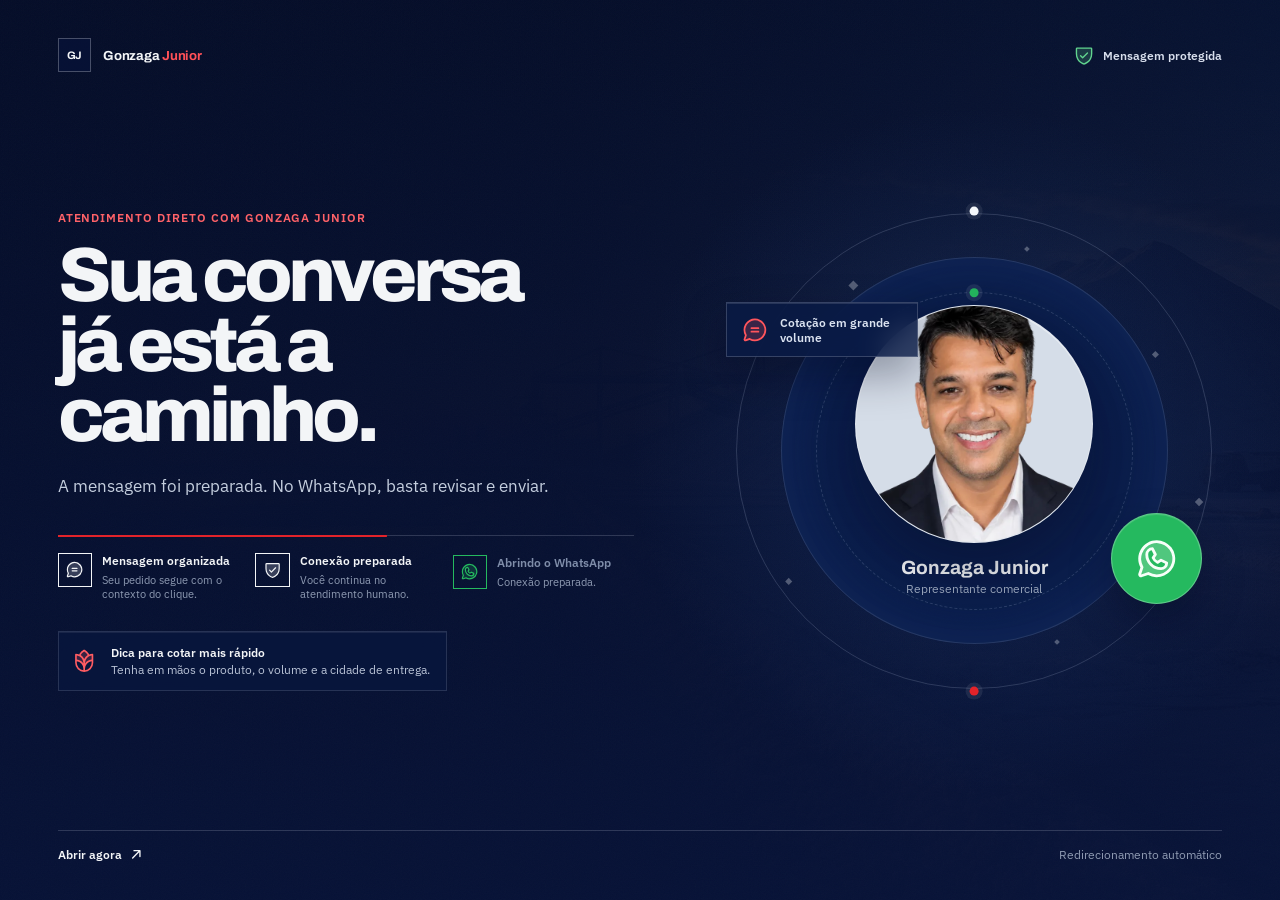
<file: whatsapp.html>
<!DOCTYPE html>
<html lang="pt-BR">
<head>
<meta charset="utf-8">
<meta name="viewport" content="width=device-width, initial-scale=1">
<meta name="theme-color" content="#07133a">
<meta name="robots" content="noindex,nofollow">
<title>Abrindo atendimento no WhatsApp | Gonzaga Junior</title>
<meta name="description" content="Preparando sua conversa comercial com Gonzaga Junior no WhatsApp.">
<link rel="icon" href="data:image/svg+xml,%3Csvg%20xmlns='http://www.w3.org/2000/svg'%20viewBox='0%200%2032%2032'%3E%3Crect%20width='32'%20height='32'%20rx='4'%20fill='%2307133a'/%3E%3Ctext%20x='16'%20y='21'%20text-anchor='middle'%20font-family='Arial'%20font-size='12'%20font-weight='700'%20fill='white'%3EGJ%3C/text%3E%3C/svg%3E">
<link rel="preload" as="image" href="assets/junior-v2.webp" type="image/webp">
<link rel="stylesheet" href="assets/whatsapp-handoff.css?v=2026072201">
</head>
<body data-phase="1">
  <div class="handoff__backdrop" aria-hidden="true"></div>
  <div class="handoff__grain" aria-hidden="true"></div>

  <main class="handoff">
    <header class="handoff__header">
      <a class="handoff__brand" href="/">
        <span class="handoff__brand-mark" aria-hidden="true">GJ</span>
        <span>Gonzaga <strong>Junior</strong></span>
      </a>
      <span class="handoff__secure">
        <svg class="handoff__icon" viewBox="0 0 256 256" aria-hidden="true"><use href="assets/phosphor-premium.svg#ph-shield-check"></use></svg>
        Mensagem protegida
      </span>
    </header>

    <section class="handoff__stage" aria-labelledby="handoff-title">
      <div class="handoff__copy">
        <p class="handoff__eyebrow">Atendimento direto com Gonzaga Junior</p>
        <h1 id="handoff-title">Sua conversa já está a caminho.</h1>
        <p class="handoff__lead">A mensagem foi preparada. No WhatsApp, basta revisar e enviar.</p>

        <ol class="handoff__steps" aria-label="Progresso do redirecionamento">
          <li data-step="1">
            <span class="handoff__step-icon">
              <svg class="handoff__icon" viewBox="0 0 256 256" aria-hidden="true"><use href="assets/phosphor-premium.svg#ph-chat-circle-text"></use></svg>
            </span>
            <span><strong>Mensagem organizada</strong><small>Seu pedido segue com o contexto do clique.</small></span>
          </li>
          <li data-step="2">
            <span class="handoff__step-icon">
              <svg class="handoff__icon" viewBox="0 0 256 256" aria-hidden="true"><use href="assets/phosphor-premium.svg#ph-shield-check"></use></svg>
            </span>
            <span><strong>Conexão preparada</strong><small>Você continua no atendimento humano.</small></span>
          </li>
          <li data-step="3">
            <span class="handoff__step-icon handoff__step-icon--wa">
              <svg class="handoff__icon" viewBox="0 0 256 256" aria-hidden="true"><use href="assets/phosphor-premium.svg#ph-whatsapp-logo"></use></svg>
            </span>
            <span><strong>Abrindo o WhatsApp</strong><small id="handoff-status" aria-live="polite">Só mais um instante.</small></span>
          </li>
        </ol>

        <aside class="handoff__tip">
          <svg class="handoff__icon" viewBox="0 0 256 256" aria-hidden="true"><use href="assets/phosphor-premium.svg#ph-grains"></use></svg>
          <p><strong>Dica para cotar mais rápido</strong>Tenha em mãos o produto, o volume e a cidade de entrega.</p>
        </aside>
      </div>

      <div class="handoff__visual" aria-hidden="true">
        <div class="handoff__orbit handoff__orbit--outer"></div>
        <div class="handoff__orbit handoff__orbit--inner"></div>
        <span class="handoff__particle handoff__particle--1"></span>
        <span class="handoff__particle handoff__particle--2"></span>
        <span class="handoff__particle handoff__particle--3"></span>
        <span class="handoff__particle handoff__particle--4"></span>
        <span class="handoff__particle handoff__particle--5"></span>
        <span class="handoff__particle handoff__particle--6"></span>

        <figure class="handoff__person">
          <div class="handoff__portrait">
            <img src="assets/junior-v2.webp" width="640" height="768" alt="">
          </div>
          <figcaption>
            <strong>Gonzaga Junior</strong>
            <span>Representante comercial</span>
          </figcaption>
        </figure>

        <div class="handoff__message">
          <svg class="handoff__icon" viewBox="0 0 256 256"><use href="assets/phosphor-premium.svg#ph-chat-circle-text"></use></svg>
          <span id="handoff-context">Cotação em grande volume</span>
        </div>

        <div class="handoff__wa">
          <svg class="handoff__icon" viewBox="0 0 256 256"><use href="assets/phosphor-premium.svg#ph-whatsapp-logo"></use></svg>
        </div>
      </div>
    </section>

    <footer class="handoff__footer">
      <a class="handoff__open" id="handoff-open" href="https://wa.me/5584996951133">
        Abrir agora
        <svg class="handoff__icon" viewBox="0 0 256 256" aria-hidden="true"><use href="assets/phosphor-premium.svg#ph-arrow-up-right"></use></svg>
      </a>
      <span>Redirecionamento automático</span>
    </footer>
  </main>

  <noscript>
    <div class="handoff__noscript">
      <p>Ative o JavaScript ou abra o atendimento diretamente.</p>
      <a href="https://wa.me/5584996951133">Abrir WhatsApp</a>
    </div>
  </noscript>
  <script src="assets/whatsapp-handoff.js?v=2026072201"></script>
</body>
</html>
</file>
<file: assets/editorial-v2.css>
/*
  Junior Sal - direção editorial-industrial.
  Este arquivo sobrescreve a primeira exploração visual sem alterar a estrutura,
  os IDs de navegação ou o fluxo de cotação já existente.
*/

@font-face {
  font-family: "Archivo";
  font-style: normal;
  font-weight: 700;
  font-display: swap;
  src: url("font-archivo-700.woff2") format("woff2");
}

@font-face {
  font-family: "Archivo";
  font-style: normal;
  font-weight: 800;
  font-display: swap;
  src: url("font-archivo-800.woff2") format("woff2");
}

@font-face {
  font-family: "IBM Plex Sans";
  font-style: normal;
  font-weight: 400;
  font-display: swap;
  src: url("font-plexsans-400.woff2") format("woff2");
}

@font-face {
  font-family: "IBM Plex Sans";
  font-style: normal;
  font-weight: 600;
  font-display: swap;
  src: url("font-plexsans-600.woff2") format("woff2");
}

@font-face {
  font-family: "IBM Plex Mono";
  font-style: normal;
  font-weight: 400 500;
  font-display: swap;
  src: url("font-plexmono-400.woff2") format("woff2");
}

:root {
  --paper: #f2f3ef;
  --card: #e8ebe5;
  --slate: #142722;
  --slate-2: #0e1e1a;
  --oxide: #a93821;
  --amber: #a93821;
  --sage: #7b857d;
  --wa: #142722;
  --wa-dark: #0b1714;
  --ink: #14201d;
  --ink-soft: #52605a;
  --line: #cbd0ca;
  --paper-on-dark: #eef2ed;
  --sh-1: 0 1px 1px rgba(20, 39, 34, .06);
  --sh-2: 0 12px 34px rgba(20, 39, 34, .08);
  --sh-3: 0 24px 64px rgba(20, 39, 34, .14);
  --step-0: 1rem;
  --step-1: clamp(1.05rem, 1.5vw, 1.22rem);
  --step-2: clamp(1.5rem, 2.3vw, 2.15rem);
  --step-3: clamp(2rem, 3.6vw, 3.4rem);
  --step-4: clamp(2.4rem, 5vw, 4.6rem);
  --step-5: clamp(3.25rem, 6.7vw, 6.6rem);
  --pad: clamp(1.25rem, 4.4vw, 4rem);
  --maxw: 1340px;
  --f-display: "Archivo", system-ui, sans-serif;
  --f-body: "IBM Plex Sans", system-ui, sans-serif;
  --f-mono: "IBM Plex Sans", system-ui, sans-serif; /* unificado com o corpo; use IBM Plex Mono se a direção mudar */
  --grain: url("data:image/svg+xml,%3Csvg xmlns='http://www.w3.org/2000/svg' width='160' height='160'%3E%3Cfilter id='n'%3E%3CfeTurbulence type='fractalNoise' baseFrequency='.9' numOctaves='2' stitchTiles='stitch'/%3E%3C/filter%3E%3Crect width='100%25' height='100%25' filter='url(%23n)'/%3E%3C/svg%3E");
}

*,
*::before,
*::after {
  box-sizing: border-box;
}

html {
  -webkit-text-size-adjust: 100%;
  scroll-behavior: smooth;
  scroll-padding-top: 76px;
  scrollbar-color: var(--oxide) var(--slate);
  scrollbar-width: thin;
}

html::-webkit-scrollbar {
  width: 12px;
}

html::-webkit-scrollbar-track {
  background: var(--slate);
}

html::-webkit-scrollbar-thumb {
  min-height: 64px;
  background: var(--oxide);
  border: 3px solid var(--slate);
  border-radius: 2px;
}

html::-webkit-scrollbar-thumb:hover {
  background: #b91017;
}

html::-webkit-scrollbar-button {
  display: none;
}

html::-webkit-scrollbar-corner {
  background: var(--slate);
}

@media (hover: hover) and (pointer: fine) {
  html,
  body {
    cursor: url("cursor-default.svg?v=2026072401") 4 3, auto;
  }

  a,
  button,
  summary,
  select,
  video,
  label[for],
  input[type="button"],
  input[type="checkbox"],
  input[type="radio"],
  input[type="submit"] {
    cursor: url("cursor-action.svg") 12 12, pointer;
  }

  input:not([type="button"]):not([type="checkbox"]):not([type="radio"]):not([type="submit"]),
  textarea {
    cursor: text;
  }

  button:disabled,
  input:disabled,
  select:disabled {
    cursor: not-allowed;
  }
}

.hero__video {
  position: absolute;
  inset: 0;
  z-index: 1;
  width: 100%;
  height: 100%;
  object-fit: cover;
  object-position: 50% 50%;
  pointer-events: none;
  opacity: 0;
  filter: saturate(.9) contrast(1.06) brightness(.94);
  transition: opacity .9s cubic-bezier(.16, 1, .3, 1);
}

.hero__video.is-ready {
  opacity: 1;
}

.hero__bg::after {
  z-index: 2;
}

.hero__bg.has-video img {
  animation-play-state: paused;
}

@media (prefers-reduced-motion: reduce) {
  .hero__video {
    display: none;
  }
}

body {
  margin: 0;
  overflow-x: hidden;
  background: var(--paper);
  color: var(--ink);
  font-family: var(--f-body);
  font-size: var(--step-0);
  line-height: 1.55;
  -webkit-font-smoothing: antialiased;
  text-rendering: optimizeLegibility;
}

body::before {
  content: "";
  position: fixed;
  inset: 0;
  z-index: 80;
  pointer-events: none;
  background-image: var(--grain);
  background-size: 160px 160px;
  mix-blend-mode: soft-light;
  opacity: .025;
}

img {
  display: block;
  max-width: 100%;
  height: auto;
}

h1,
h2,
h3 {
  margin: 0;
  font-family: var(--f-display);
  font-weight: 800;
  line-height: 1.05;
  letter-spacing: -.045em;
  text-wrap: balance;
}

h2 {
  max-width: 14ch;
}

p {
  margin: 0;
  text-wrap: pretty;
}

a {
  color: inherit;
}

:focus-visible {
  outline: 3px solid var(--oxide);
  outline-offset: 3px;
}

::selection {
  color: #f5f7f3;
  background: var(--oxide);
}

.wrap {
  width: 100%;
  max-width: var(--maxw);
  margin-inline: auto;
  padding-inline: var(--pad);
}

.mono {
  font-family: var(--f-mono);
  font-variant-numeric: tabular-nums;
}

.eyebrow {
  display: inline-flex;
  align-items: center;
  gap: 0;
  color: currentColor;
  font-family: var(--f-mono);
  font-size: .7rem;
  font-weight: 500;
  letter-spacing: .12em;
  text-transform: uppercase;
}

.eyebrow::before {
  display: none;
}

.ico {
  display: inline-block;
  flex: none;
  width: 1.25em;
  height: 1.25em;
  fill: currentColor;
  vertical-align: middle;
}

.skip {
  position: absolute;
  top: -100px;
  left: .5rem;
  z-index: 100;
  padding: .7rem 1rem;
  color: #f5f7f3;
  background: var(--slate);
  text-decoration: none;
  font-weight: 600;
}

.skip:focus {
  top: .5rem;
}

/* Navigation */
.nav {
  position: sticky;
  top: 0;
  z-index: 50;
  background: rgba(242, 243, 239, .94);
  border-bottom: 1px solid rgba(20, 39, 34, .14);
  box-shadow: none;
  backdrop-filter: saturate(1.2) blur(12px);
}

.nav__in {
  display: flex;
  align-items: center;
  gap: 1.5rem;
  min-height: 68px;
}

.brand {
  display: inline-flex;
  align-items: center;
  gap: .7rem;
  color: var(--ink);
  font-family: var(--f-display);
  font-weight: 800;
  font-size: 1.03rem;
  letter-spacing: -.035em;
  text-transform: uppercase;
  text-decoration: none;
}

.brand__mark {
  width: 18px;
  height: 18px;
}

.nav__links {
  display: flex;
  align-items: center;
  gap: clamp(1rem, 2.2vw, 2rem);
  margin-left: auto;
}

.nav__links a:not(.btn) {
  position: relative;
  padding: .3rem 0;
  color: var(--ink);
  font-weight: 500;
  font-size: .86rem;
  text-decoration: none;
  white-space: nowrap;
}

.nav__links a:not(.btn)::after {
  content: "";
  position: absolute;
  right: 100%;
  left: 0;
  bottom: -8px;
  height: 1px;
  background: var(--oxide);
  transition: right .2s ease;
}

.nav__links a:not(.btn):hover::after {
  right: 0;
}

.nav__cta {
  margin-left: .2rem;
}

.nav__toggle {
  display: none;
  margin-left: auto;
  padding: .5rem;
  color: var(--ink);
  background: transparent;
  border: 1px solid var(--line);
  border-radius: 3px;
  cursor: pointer;
  line-height: 0;
}

.nav__toggle .ico {
  width: 1.5rem;
  height: 1.5rem;
}

.nav__toggle .ico-x {
  display: none;
}

.nav[data-open="true"] .nav__toggle .ico-list {
  display: none;
}

.nav[data-open="true"] .nav__toggle .ico-x {
  display: inline-block;
}

/* Shared controls */
.btn {
  --bg: var(--oxide);
  --fg: #f5f7f3;
  --bg-h: var(--oxide);
  display: inline-flex;
  align-items: center;
  justify-content: center;
  gap: .6rem;
  min-height: 48px;
  padding: .86rem 1.25rem;
  border: 1px solid transparent;
  border-radius: 12px;
  color: var(--fg);
  background: var(--bg);
  box-shadow: none;
  font-family: var(--f-body);
  font-weight: 600;
  font-size: .94rem;
  line-height: 1;
  text-decoration: none;
  cursor: pointer;
  transition: background-color .22s ease, color .22s ease, border-color .22s ease, transform .22s cubic-bezier(.16, 1, .3, 1);
  white-space: nowrap;
}

.btn:hover {
  background: var(--bg-h);
  box-shadow: none;
  transform: translateY(-2px);
}

.btn:active {
  transform: translateY(0) scale(.98);
}

.btn--wa {
  --bg: var(--slate);
  --bg-h: var(--oxide);
}

.btn--ghost {
  --bg: transparent;
  --fg: currentColor;
  --bg-h: rgba(255, 255, 255, .1);
  border-color: currentColor;
  box-shadow: none !important;
}

.btn--ghost:hover {
  border-color: currentColor;
  box-shadow: none;
}

.btn--lg {
  padding: 1rem 1.45rem;
  font-size: .98rem;
}

/* Section rhythm */
section {
  padding-block: clamp(5.5rem, 10vw, 9rem);
}

.sec-head {
  max-width: 720px;
}

.sec-head .eyebrow {
  display: none;
}

.sec-head h2 {
  margin-top: 0;
  color: var(--ink);
  font-size: var(--step-4);
  line-height: .98;
}

.sec-head p {
  margin-top: 1.35rem;
  color: var(--ink-soft);
  font-size: var(--step-1);
  line-height: 1.5;
  max-width: 52ch;
}

/* Hero */
.hero {
  position: relative;
  isolation: isolate;
  overflow: hidden;
  min-height: calc(100dvh - 68px);
  max-height: 850px;
  padding-block: 0;
  display: flex;
  align-items: center;
  color: var(--paper-on-dark);
  background: var(--slate);
}

.hero__bg {
  position: absolute;
  inset: 0;
  z-index: -2;
  transform: none !important;
}

.hero__bg img {
  width: 100%;
  height: 100%;
  object-fit: cover;
  object-position: center center;
  filter: saturate(.75) contrast(1.03);
}

.hero__bg picture {
  display: block;
  width: 100%;
  height: 100%;
}

.hero__bg::after {
  content: "";
  position: absolute;
  inset: 0;
  background:
    linear-gradient(90deg, rgba(8, 22, 18, .92) 0%, rgba(8, 22, 18, .78) 34%, rgba(8, 22, 18, .32) 62%, rgba(8, 22, 18, .08) 100%),
    linear-gradient(0deg, rgba(8, 22, 18, .34), transparent 45%);
}

.hero__grid {
  display: block;
  width: 100%;
}

.hero__col {
  max-width: 890px;
  padding-block: clamp(4rem, 9vh, 7rem);
}

.hero .eyebrow {
  color: #d9dfd9;
}

.hero h1 {
  max-width: 17ch;
  margin-top: 1.15rem;
  color: #f5f7f3;
  font-size: clamp(3.25rem, 6.1vw, 6.1rem);
  line-height: .91;
  letter-spacing: -.06em;
}

.hero__sub {
  max-width: 42ch;
  margin-top: 1.5rem;
  color: #dfe5df;
  font-size: clamp(1.06rem, 1.55vw, 1.26rem);
  line-height: 1.45;
  text-shadow: none;
}

.hero__cta {
  display: flex;
  flex-wrap: wrap;
  margin-top: 2rem;
  gap: .75rem;
}

.hero .btn--wa {
  --bg: #f0f3ee;
  --fg: var(--slate);
  --bg-h: #ffffff;
}

/* Facts as a specification rail, not a card strip */
.proof {
  padding-block: 0 !important;
  background: var(--paper);
  color: var(--ink);
  border-bottom: 1px solid var(--line);
}

.proof__list {
  display: grid;
  grid-template-columns: repeat(4, minmax(0, 1fr));
  gap: 0;
  margin: 0 auto;
  list-style: none;
}

.proof__list li {
  min-height: 102px;
  padding: 1.4rem clamp(.8rem, 2.4vw, 2rem);
  border-right: 1px solid var(--line);
  font-family: var(--f-mono);
  font-size: .74rem;
  letter-spacing: .045em;
  text-transform: uppercase;
}

.proof__list li:first-child {
  padding-left: 0;
}

.proof__list li:last-child {
  padding-right: 0;
  border-right: 0;
}

.proof__list .ico {
  display: none;
}

.proof__list strong {
  color: var(--ink);
  font-weight: 500;
}

/* Product catalogue */
.insumos {
  background: var(--paper);
}

.trip {
  display: grid;
  grid-template-columns: 1fr;
  grid-template-areas: none;
  gap: 0;
  margin-top: clamp(3rem, 6vw, 5.5rem);
  border-top: 1px solid var(--ink);
}

.icard,
.icard--sal,
.icard--ureia,
.icard--fosfato {
  grid-area: auto;
  display: grid;
  grid-template-columns: minmax(220px, .82fr) minmax(0, 1.4fr);
  min-height: 300px;
  overflow: visible;
  background: transparent;
  border: 0;
  border-bottom: 1px solid var(--line);
  border-radius: 0;
  box-shadow: none;
  transition: background-color .25s ease;
}

.icard:hover {
  transform: none;
  background: var(--card);
  box-shadow: none;
}

.icard__media,
.icard--sal .icard__media,
.icard--ureia .icard__media,
.icard--fosfato .icard__media {
  aspect-ratio: auto;
  min-height: 300px;
  position: relative;
  overflow: hidden;
  background: #d9ddd7;
}

.icard__media img {
  width: 100%;
  height: 100%;
  object-fit: cover;
  filter: saturate(.7) contrast(1.03);
  transition: transform .7s cubic-bezier(.16, 1, .3, 1), filter .25s ease;
}

.icard:hover .icard__media img {
  transform: scale(1.025);
  filter: saturate(.85) contrast(1.05);
}

.icard__media::after,
.icard__badge {
  display: none;
}

.icard__body {
  position: relative;
  display: grid;
  grid-template-columns: minmax(170px, .65fr) 1fr;
  grid-template-rows: auto 1fr;
  align-content: center;
  gap: .75rem clamp(1.5rem, 5vw, 5rem);
  padding: clamp(2rem, 5vw, 4.5rem);
  border: 0 !important;
}

.icard__role {
  grid-column: 1;
  grid-row: 1;
  margin: .25rem 0 0;
  color: var(--oxide);
  font-size: .7rem;
  letter-spacing: .1em;
}

.icard__body h3,
.icard--sal .icard__body h3 {
  grid-column: 1;
  grid-row: 2;
  color: var(--ink);
  font-size: var(--step-3);
  line-height: .96;
}

.icard__body p {
  grid-column: 2;
  grid-row: 1 / span 2;
  align-self: center;
  max-width: 30ch;
  margin: 0;
  color: var(--ink-soft);
  font-size: 1.04rem;
}

/* Trust */
.why {
  background: var(--card);
}

.why__grid {
  display: grid;
  grid-template-columns: minmax(0, 1.2fr) minmax(300px, .78fr);
  gap: clamp(3rem, 8vw, 8rem);
  align-items: start;
}

.ledger {
  margin-top: 3rem;
  margin-bottom: 0;
  padding: 0;
  list-style: none;
}

.ledger li {
  grid-template-columns: 1fr 1.4fr;
  gap: clamp(1.5rem, 5vw, 4rem);
  padding: 1.5rem 0;
  border-top: 1px solid var(--line);
}

.ledger li:last-child {
  border-bottom: 0;
}

.ledger__mark {
  display: none;
}

.ledger h3 {
  font-size: 1.08rem;
  letter-spacing: -.025em;
}

.ledger p {
  margin-top: 0;
  font-size: .98rem;
}

.why__card {
  position: sticky;
  top: 100px;
  padding: 0;
  overflow: hidden;
  color: var(--ink);
  background: var(--paper);
  border-radius: 0;
  box-shadow: none;
}

.why__face {
  width: 100%;
  height: auto;
  aspect-ratio: 4 / 4.5;
  margin: 0;
  object-fit: cover;
  object-position: 50% 7%;
  background: #d5dad4;
  border: 0;
  border-radius: 0;
  box-shadow: none;
}

.why__card > .eyebrow,
.why__card > p,
.why__card > .btn {
  margin-inline: 1.5rem;
}

.why__card > .eyebrow {
  margin-top: 1.6rem;
  margin-bottom: .8rem;
  color: var(--oxide);
}

.why__card > p {
  color: var(--ink);
  font-size: 1rem;
}

.why__card > .btn {
  width: calc(100% - 3rem);
  margin-top: 1.4rem;
  margin-bottom: 1.5rem;
}

/* Audience as a type-led index */
.icp {
  background: var(--paper);
}

.icp__grid {
  display: grid;
  grid-template-columns: 1.35fr .65fr;
  grid-template-areas: "feat sec1" "feat sec2" "feat sec3";
  gap: 0 clamp(2rem, 7vw, 7rem);
  margin-top: clamp(3rem, 7vw, 6rem);
  border-top: 1px solid var(--ink);
  padding: 0;
  list-style: none;
}

.icp__card,
.icp__card--feat {
  display: block;
  min-height: auto;
  padding: 1.5rem 0;
  background: transparent;
  border: 0;
  border-bottom: 1px solid var(--line);
  border-radius: 0;
  box-shadow: none;
  transition: color .2s ease, transform .2s ease;
}

.icp__card:hover {
  color: var(--oxide);
  transform: translateX(4px);
  box-shadow: none;
}

.icp__card--feat {
  padding: clamp(2rem, 5vw, 4rem) 0;
  border-bottom-color: var(--ink);
}

.icp__k {
  margin: 0 0 .75rem;
  color: var(--ink-soft) !important;
  font-size: .67rem;
}

.icp__k::before {
  display: none;
}

.icp__card h3,
.icp__card--feat h3 {
  font-size: clamp(1.25rem, 2vw, 1.75rem);
  line-height: 1.02;
}

.icp__card--feat h3 {
  max-width: 12ch;
  font-size: var(--step-4);
}

.icp__card p,
.icp__card--feat p {
  max-width: 38ch;
  margin-top: 1rem;
  color: var(--ink-soft);
}

.icp__tag {
  display: block;
  max-width: 42ch;
  margin-top: 2rem;
  padding-top: 1rem;
  border-top: 1px solid var(--line);
  color: var(--ink-soft);
}

/* Source argument */
.risk {
  color: var(--ink);
  background: #e4e8e3;
}

.risk .sec-head h2 {
  color: var(--ink);
}

.risk .sec-head p {
  color: var(--ink-soft);
}

.risk__split {
  display: grid;
  grid-template-columns: 1fr 1fr;
  margin-top: clamp(3rem, 6vw, 5rem);
  gap: 1px;
  background: var(--line);
  border: 1px solid var(--line);
}

.risk__col,
.risk__col--bad,
.risk__col--good {
  min-height: 270px;
  padding: clamp(1.8rem, 4vw, 3.2rem);
  background: var(--paper);
  color: var(--ink);
  border: 0;
  border-radius: 0;
  box-shadow: none;
}

.risk__col--good {
  background: var(--slate);
  color: var(--paper-on-dark);
}

.risk__tag,
.risk__col--bad .risk__tag,
.risk__col--good .risk__tag {
  color: var(--oxide);
  font-size: .69rem;
}

.risk__tag .ico {
  display: none;
}

.risk__col p,
.risk__col--bad p {
  color: var(--ink-soft);
  font-size: clamp(1.08rem, 1.7vw, 1.35rem);
  line-height: 1.45;
}

.risk__col--good p {
  color: var(--paper-on-dark);
}

.risk__col--good .risk__tag {
  color: #f2b5a5;
}

/* FAQ */
.faq {
  background: var(--paper);
}

.faq__list {
  max-width: 920px;
  margin-top: 3rem;
  border-top: 1px solid var(--ink);
}

.faq details {
  border-bottom: 1px solid var(--line);
}

.faq summary {
  display: flex;
  align-items: center;
  gap: 1rem;
  list-style: none;
  cursor: pointer;
  padding: 1.5rem 0;
  color: var(--ink);
  font-family: var(--f-display);
  font-weight: 700;
  font-size: clamp(1.05rem, 1.6vw, 1.25rem);
}

.faq summary::-webkit-details-marker {
  display: none;
}

.faq summary .caret {
  flex: none;
  margin-left: auto;
  color: var(--ink-soft);
  transition: transform .22s ease;
}

.faq details[open] summary .caret {
  transform: rotate(180deg);
}

.faq summary .q-mark {
  display: none;
}

.faq__a {
  padding: 0 3rem 1.5rem 0;
}

.faq details[open] summary {
  color: var(--ink);
}

/* Contact */
.contact {
  background: var(--card);
}

.contact__grid {
  display: grid;
  grid-template-columns: minmax(0, .88fr) minmax(400px, 1.12fr);
  gap: clamp(3rem, 8vw, 8rem);
  align-items: start;
}

.contact__pitch > p {
  max-width: 34ch;
  font-size: var(--step-1);
}

.contact__direct {
  margin-top: 3rem;
  padding: 1.5rem 0 0;
  background: transparent;
  border-top: 1px solid var(--line);
  border-left: 0;
  border-radius: 0;
  box-shadow: none;
}

.contact__direct .eyebrow {
  color: var(--oxide);
}

.form {
  padding: clamp(1.5rem, 3vw, 2.4rem);
  background: var(--paper);
  border: 1px solid var(--line);
  border-radius: 0;
  box-shadow: none;
}

.form__row + .form__row {
  margin-top: 1.1rem;
}

.form__row {
  display: grid;
  gap: 1.1rem;
}

.form__2 {
  grid-template-columns: 1fr 1fr;
}

.field {
  display: flex;
  flex-direction: column;
  gap: .4rem;
}

.field label {
  color: var(--ink);
  font-size: .7rem;
  font-family: var(--f-mono);
  font-weight: 500;
  letter-spacing: .06em;
  text-transform: uppercase;
}

.field .opt {
  color: var(--ink-soft);
  letter-spacing: 0;
  text-transform: none;
}

.field input,
.field select,
.field textarea {
  min-height: 48px;
  background: transparent;
  border: 0;
  border-bottom: 1px solid #9fa8a1;
  border-radius: 0;
  padding: .72rem 0;
  width: 100%;
  color: var(--ink);
  font-family: var(--f-body);
  font-size: 1rem;
  transition: border-color .18s ease, box-shadow .18s ease;
}

.field textarea {
  min-height: 88px;
  resize: vertical;
}

.field input::placeholder,
.field textarea::placeholder {
  color: #68736d;
  opacity: 1;
}

.field input:focus,
.field select:focus,
.field textarea:focus {
  border-color: var(--oxide);
  box-shadow: 0 2px 0 var(--oxide);
}

.field [aria-invalid="true"] {
  border-color: var(--oxide);
}

.field__error {
  display: none;
  color: #9e2f1c;
  font-size: .8rem;
  line-height: 1.35;
}

.field__error[data-visible="true"] {
  display: block;
}

.form__note {
  color: var(--ink-soft);
  margin-top: 1rem;
  font-family: var(--f-mono);
  font-size: .75rem;
}

.form__note .ico {
  display: none;
}

.form .btn {
  width: 100%;
  margin-top: 1.3rem;
}

/* Footer keeps the light theme */
.foot {
  padding-block: 4rem 2rem;
  color: var(--ink);
  background: #dce1db;
  border-top: 1px solid var(--line);
}

.foot__grid {
  display: grid;
  grid-template-columns: 1.4fr 1fr 1fr;
  gap: 2rem;
}

.foot .brand {
  color: var(--ink);
}

.foot__grid p,
.foot ul a {
  color: var(--ink-soft);
}

.foot__grid p {
  max-width: 34ch;
  margin-top: 1rem;
  font-size: .94rem;
}

.foot h3 {
  margin: 0 0 .9rem;
  color: var(--ink);
  font-family: var(--f-mono);
  font-size: .72rem;
  letter-spacing: .1em;
  text-transform: uppercase;
}

.foot ul {
  display: grid;
  gap: .6rem;
  margin: 0;
  padding: 0;
  list-style: none;
}

.foot ul a {
  font-size: .95rem;
  text-decoration: none;
}

.foot ul a:hover {
  color: var(--oxide);
}

.foot__bar {
  display: flex;
  flex-wrap: wrap;
  justify-content: space-between;
  gap: .6rem;
  margin-top: 2.5rem;
  padding-top: 1.4rem;
  border-color: var(--line);
  border-top: 1px solid var(--line);
  opacity: 1;
  color: var(--ink-soft);
  font-size: .85rem;
}

.wa-float {
  position: fixed;
  right: clamp(1rem, 3vw, 1.8rem);
  bottom: clamp(1rem, 3vw, 1.8rem);
  z-index: 60;
  display: grid;
  place-items: center;
  width: 54px;
  height: 54px;
  border-radius: 3px;
  color: #f5f7f3;
  background: var(--slate);
  box-shadow: var(--sh-2);
  text-decoration: none;
  transition: transform .2s ease, background-color .2s ease;
}

.wa-float:hover {
  background: var(--oxide);
}

/* Content is never hidden. Motion is reserved for the first reading moment. */
.js .reveal,
.js .reveal.in {
  opacity: 1;
  filter: none;
  transform: none;
  transition: none;
}

@media (prefers-reduced-motion: no-preference) {
  .hero__col > * {
    animation: hero-enter .72s cubic-bezier(.16, 1, .3, 1) both;
  }

  .hero__col > :nth-child(2) {
    animation-delay: .06s;
  }

  .hero__col > :nth-child(3) {
    animation-delay: .12s;
  }

  .hero__col > :nth-child(4) {
    animation-delay: .18s;
  }

  @keyframes hero-enter {
    from {
      opacity: 0;
      transform: translateY(16px);
    }
    to {
      opacity: 1;
      transform: none;
    }
  }
}

/* Dark mode keeps the same mineral palette and hierarchy. */
@media (prefers-color-scheme: dark) {
  :root {
    --paper: #111a17;
    --card: #18231f;
    --slate: #edf1ec;
    --slate-2: #f4f6f2;
    --ink: #edf1ec;
    --ink-soft: #aeb9b2;
    --line: #34413b;
    --paper-on-dark: #eff3ee;
    --wa: #edf1ec;
    --wa-dark: #ffffff;
    --oxide: #f08d73;
    --amber: #f08d73;
  }

  body::before {
    opacity: .018;
  }

  .nav {
    background: rgba(17, 26, 23, .94);
  }

  .brand__mark path:first-child {
    fill: #edf1ec;
  }

  .btn--wa {
    --fg: #111a17;
  }

  .hero .btn--wa {
    --fg: #142722;
  }

  .icard__media {
    background: #26332d;
  }

  .why__face {
    background: #26332d;
  }

  .risk {
    background: #1c2823;
  }

  .risk__col--bad {
    background: var(--paper);
  }

  .risk__col--good {
    background: #0a1511;
  }

  .field__error {
    color: #ff9a83;
  }

  .foot {
    background: #18231f;
  }

  .wa-float {
    color: #111a17;
  }
}

@media (max-width: 960px) {
  .nav__links {
    gap: .9rem;
  }

  .nav__links a:not(.btn) {
    font-size: .8rem;
  }

  .why__grid,
  .contact__grid {
    grid-template-columns: 1fr 1fr;
    gap: 3rem;
  }

  .icard__body {
    grid-template-columns: 1fr;
  }

  .icard__body p {
    grid-column: 1;
    grid-row: 3;
    margin-top: .6rem;
  }
}

@media (max-width: 860px) {
  .nav__toggle {
    display: inline-flex;
  }

  .nav__links {
    position: absolute;
    top: 100%;
    right: 0;
    left: 0;
    flex-direction: column;
    align-items: stretch;
    gap: 0;
    max-height: 0;
    margin-left: 0;
    padding: 0 var(--pad);
    overflow: hidden;
    visibility: hidden;
    background: var(--paper);
    border-bottom: 1px solid var(--line);
    box-shadow: var(--sh-2);
    transition: max-height .28s ease, visibility 0s .28s, padding .28s ease;
  }

  .nav[data-open="true"] .nav__links {
    max-height: 70vh;
    padding-block: .5rem 1rem;
    visibility: visible;
    transition: max-height .28s ease, padding .28s ease;
  }

  .nav__links a {
    padding: .85rem .2rem;
    border-color: var(--line);
    border-bottom: 1px solid var(--line);
  }

  .nav__links a:not(.btn) {
    padding: .85rem .2rem;
  }

  .nav__links a:not(.btn)::after {
    display: none;
  }

  .nav__cta {
    margin: .8rem 0 .2rem;
  }

  .hero {
    min-height: min(760px, calc(100dvh - 68px));
    display: flex;
    padding: 0;
  }

  .hero__col {
    padding-block: 5rem;
  }

  .hero h1 {
    max-width: 10ch;
  }

  .hero__bg::after {
    background: linear-gradient(90deg, rgba(8, 22, 18, .88), rgba(8, 22, 18, .44));
  }

  .why__grid,
  .contact__grid {
    grid-template-columns: 1fr;
  }

  .why__card {
    position: static;
    display: grid;
    grid-template-columns: minmax(190px, .8fr) 1fr;
    align-items: center;
  }

  .why__face {
    grid-row: 1 / span 3;
    height: 100%;
  }

  .why__card > .eyebrow,
  .why__card > p,
  .why__card > .btn {
    margin-inline: 1.5rem;
  }
}

@media (max-width: 720px) {
  section {
    padding-block: 5rem;
  }

  .proof__list {
    grid-template-columns: 1fr 1fr;
  }

  .proof__list li,
  .proof__list li:first-child,
  .proof__list li:last-child {
    min-height: 80px;
    padding: 1rem;
    border-right: 0;
    border-bottom: 1px solid var(--line);
  }

  .proof__list li:nth-child(odd) {
    padding-left: 0;
    border-right: 1px solid var(--line);
  }

  .icard,
  .icard--sal,
  .icard--ureia,
  .icard--fosfato {
    grid-template-columns: 1fr;
  }

  .icard__media,
  .icard--sal .icard__media,
  .icard--ureia .icard__media,
  .icard--fosfato .icard__media {
    min-height: 230px;
    aspect-ratio: 16 / 10;
  }

  .icard__body {
    padding: 1.5rem 0 2.2rem;
  }

  .icp__grid {
    grid-template-columns: 1fr;
    grid-template-areas: "feat" "sec1" "sec2" "sec3";
  }

  .risk__split {
    grid-template-columns: 1fr;
  }
}

@media (max-width: 560px) {
  .hero {
    min-height: calc(100dvh - 68px);
    max-height: none;
  }

  .hero__bg img {
    object-position: 67% center;
  }

  .hero__bg::after {
    background: linear-gradient(180deg, rgba(8, 22, 18, .72), rgba(8, 22, 18, .9));
  }

  .hero h1 {
    max-width: 9ch;
    font-size: clamp(3rem, 14vw, 4.25rem);
  }

  .hero__sub {
    max-width: 31ch;
    font-size: 1rem;
  }

  .hero__cta {
    align-items: stretch;
    flex-direction: column;
  }

  .hero__cta .btn {
    width: 100%;
  }

  .why__card {
    display: block;
  }

  .why__face {
    aspect-ratio: 16 / 12;
    height: auto;
    object-position: 50% 12%;
  }

  .ledger li {
    grid-template-columns: 1fr;
    gap: .55rem;
  }

  .form__2 {
    grid-template-columns: 1fr;
  }

  .foot__grid {
    grid-template-columns: 1fr;
  }

  .wa-float {
    right: 1rem;
    bottom: 1rem;
  }
}

@media (prefers-reduced-motion: reduce) {
  .icard__media img,
  .icp__card {
    transition: none !important;
  }
}

/* ================================================================
   SAL POTIGUAR × JUNIOR GONZAGA
   A marca entra como recomendação; o Junior permanece como a pessoa
   que dá contexto, atende e conduz o lead até o WhatsApp.
   ================================================================ */
:root {
  --paper: #f5f4f0;
  --card: #e9edf3;
  --slate: #0d1b4c;
  --slate-2: #07112f;
  --oxide: #e31c23;
  --red-ink: #c9141b;
  --amber: #e31c23;
  --wa: #e31c23;
  --wa-dark: #b91017;
  --ink: #111b38;
  --ink-soft: #596177;
  --line: #cbd0dc;
  --paper-on-dark: #ffffff;
  --sh-1: 0 1px 1px rgba(13, 27, 76, .06);
  --sh-2: 0 14px 36px rgba(13, 27, 76, .13);
  --sh-3: 0 28px 68px rgba(13, 27, 76, .2);
}

::selection {
  color: #fff;
  background: var(--oxide);
}

.nav {
  background: rgba(245, 244, 240, .96);
  border-color: rgba(13, 27, 76, .14);
}

.brand {
  gap: .65rem;
  color: var(--slate);
  letter-spacing: -.025em;
}

.brand strong {
  color: var(--red-ink);
  font-weight: 800;
}

.brand__mark {
  position: relative;
  display: grid;
  place-items: center;
  width: 32px;
  height: 32px;
  overflow: hidden;
  color: #fff;
  background: var(--slate);
  border-radius: 2px;
  font-family: var(--f-mono);
  font-size: .65rem;
  font-weight: 500;
  letter-spacing: -.06em;
}

.brand__mark::after {
  content: "";
  position: absolute;
  right: -8px;
  bottom: -8px;
  width: 18px;
  height: 18px;
  background: var(--oxide);
  transform: rotate(45deg);
}

.btn--wa {
  --bg: var(--oxide);
  --fg: #fff;
  --bg-h: var(--wa-dark);
}

.nav__cta {
  min-height: 44px;
}

.sec-head h2 {
  color: var(--slate);
}

/* Hero: personal endorsement on the left, human proof on the right. */
.hero {
  min-height: calc(100svh - 68px);
  max-height: 820px;
  align-items: stretch;
  color: #fff;
  background: var(--slate);
}

.hero__grid {
  display: grid;
  grid-template-columns: minmax(0, 1.14fr) minmax(390px, .86fr);
  width: 100%;
  min-height: calc(100svh - 68px);
  max-height: 820px;
  gap: clamp(2rem, 5vw, 5.5rem);
}

.hero__col {
  display: flex;
  flex-direction: column;
  justify-content: center;
  max-width: 780px;
  padding-block: clamp(3.5rem, 7vh, 6rem);
}

.hero__endorsement {
  order: -1;
  display: flex;
  align-items: center;
  gap: clamp(1rem, 2.4vw, 2rem);
  width: fit-content;
  padding-bottom: 1rem;
  border-bottom: 1px solid rgba(255, 255, 255, .25);
}

.btn__label--mobile {
  display: none;
}

.hero__endorsement .eyebrow {
  max-width: 15ch;
  color: #fff;
  line-height: 1.45;
}

.hero__endorsement img {
  width: 124px;
  height: 66px;
  object-fit: contain;
}

.hero h1 {
  max-width: 12ch;
  margin-top: clamp(1.7rem, 3.5vh, 2.7rem);
  color: #fff;
  font-size: clamp(3.1rem, 5.35vw, 5.55rem);
  line-height: .92;
  letter-spacing: -.058em;
}

.hero__sub {
  max-width: 52ch;
  margin-top: 1.45rem;
  color: #dfe4f0;
  font-size: clamp(1rem, 1.35vw, 1.18rem);
  line-height: 1.52;
}

.hero__cta {
  margin-top: 1.8rem;
}

.hero .btn--wa {
  --bg: var(--oxide);
  --fg: #fff;
  --bg-h: #b91017;
}

.hero .btn--ghost {
  color: #fff;
}

.hero__note {
  margin-top: 1rem;
  color: #aeb8d2;
  font-family: var(--f-mono);
  font-size: .85rem;
  letter-spacing: .035em;
}

.hero__portrait {
  position: relative;
  align-self: stretch;
  min-width: 0;
  height: 100%;
  margin: 0;
  overflow: hidden;
  background: #737780;
  border-left: 6px solid var(--oxide);
}

.hero__portrait::after {
  content: "";
  position: absolute;
  inset: 0;
  pointer-events: none;
  box-shadow: inset 20px 0 55px rgba(7, 17, 47, .14);
}

.hero__portrait img {
  width: 100%;
  height: 100%;
  object-fit: cover;
  object-position: 50% 10%;
  filter: saturate(.9) contrast(1.02);
}

.hero__portrait figcaption {
  position: absolute;
  right: 0;
  bottom: 0;
  left: 0;
  z-index: 1;
  display: grid;
  gap: .2rem;
  padding: 1.15rem 1.4rem 1.25rem;
  color: #fff;
  background: rgba(7, 17, 47, .94);
  border-top: 1px solid rgba(255, 255, 255, .16);
}

.hero__portrait figcaption strong {
  font-family: var(--f-display);
  font-size: 1.06rem;
  letter-spacing: -.02em;
}

.hero__portrait figcaption span {
  color: #c5cde0;
  font-family: var(--f-mono);
  font-size: .68rem;
  letter-spacing: .055em;
  text-transform: uppercase;
}

.proof {
  border-top: 5px solid var(--oxide);
}

.proof__list li:first-child strong {
  color: var(--red-ink);
}

/* Every product becomes a contextual conversion point. */
.icard__body {
  grid-template-rows: auto 1fr auto;
}

.icard__role {
  color: var(--red-ink);
}

.risk__col--bad .risk__tag {
  color: var(--red-ink);
}

.icard__cta {
  grid-column: 2;
  grid-row: 3;
  align-self: end;
  width: fit-content;
  margin-top: 1.4rem;
  color: var(--slate);
  font-family: var(--f-mono);
  font-size: .72rem;
  font-weight: 500;
  letter-spacing: .025em;
  text-decoration-color: rgba(227, 28, 35, .4);
  text-underline-offset: .35rem;
}

.icard__cta span {
  display: inline-block;
  color: var(--oxide);
  transition: transform .2s ease;
}

.icard__cta:hover span {
  transform: translateX(4px);
}

/* Recommendation lockup: deliberately separate brand from spokesperson. */
.why {
  background: var(--card);
}

.why__card {
  overflow: hidden;
  color: #fff;
  background: var(--slate);
  border-top: 7px solid var(--oxide);
}

.why__brand {
  display: flex;
  align-items: center;
  justify-content: space-between;
  gap: 1.25rem;
  padding: 1.35rem 1.6rem;
  color: var(--slate);
  background: #fff;
  border-bottom: 1px solid #d8dce5;
}

.why__brand .eyebrow {
  max-width: 12ch;
  color: var(--slate);
  line-height: 1.45;
}

.why__brand img {
  width: 118px;
  height: 68px;
  object-fit: contain;
}

.why__card > .why__statement {
  margin: 0;
  padding: 2rem 1.6rem 0;
  color: #fff;
  font-family: var(--f-display);
  font-size: clamp(1.65rem, 2.5vw, 2.3rem);
  font-weight: 800;
  line-height: 1.05;
  letter-spacing: -.045em;
}

.why__card > .why__clarifier {
  margin: 0;
  padding: 1.2rem 1.6rem 0;
  color: #c5cde0;
  font-size: .92rem;
  line-height: 1.5;
}

.why__clarifier strong {
  color: #fff;
}

.why__card > .btn {
  width: calc(100% - 3.2rem);
  margin: 1.7rem 1.6rem 1.6rem;
}

.risk__col--good {
  background: var(--slate-2);
}

/* Close on WhatsApp with the strongest brand contrast on the page. */
.contact {
  color: #fff;
  background: var(--slate);
  border-top: 7px solid var(--oxide);
}

.contact .sec-head h2 {
  color: #fff;
}

.contact__pitch > p,
.contact__direct > p {
  color: #c5cde0;
}

.contact__direct {
  border-color: rgba(255, 255, 255, .2);
}

.contact__direct .eyebrow {
  color: #ff5b61;
}

.form {
  background: #fff;
}

.foot {
  background: #e6e9ef;
}

.foot__recommended {
  display: flex;
  align-items: center;
  gap: 1rem;
  width: fit-content;
  margin-top: 1.35rem;
  padding-top: 1rem;
  border-top: 1px solid var(--line);
}

.foot__recommended .eyebrow {
  max-width: 12ch;
  color: var(--slate);
  line-height: 1.4;
}

.foot__recommended img {
  width: 92px;
  height: 54px;
  object-fit: contain;
}

.wa-float {
  display: inline-flex;
  gap: .6rem;
  width: auto;
  height: 54px;
  padding-inline: 1rem;
  color: #fff;
  background: var(--oxide);
  border-radius: 2px;
  font-weight: 600;
  font-size: .86rem;
  transition: opacity .2s ease, transform .2s ease, background-color .2s ease;
}

.wa-float:hover {
  background: var(--wa-dark);
  transform: translateY(-2px);
}

.js .wa-float {
  opacity: 0;
  pointer-events: none;
  transform: translateY(10px);
}

.js .wa-float[data-visible="true"] {
  opacity: 1;
  pointer-events: auto;
  transform: none;
}

@media (prefers-reduced-motion: no-preference) {
  .hero__portrait {
    animation: portrait-enter .85s .12s cubic-bezier(.16, 1, .3, 1) both;
  }

  @keyframes portrait-enter {
    from { opacity: 0; transform: translateX(18px); }
    to { opacity: 1; transform: none; }
  }
}

@media (max-width: 1100px) {
  .hero__grid {
    grid-template-columns: minmax(0, 1.08fr) minmax(350px, .92fr);
    gap: 2.5rem;
  }

  .hero h1 {
    font-size: clamp(3rem, 5.4vw, 4.55rem);
  }
}

@media (max-width: 860px) {
  .hero {
    min-height: auto;
    max-height: none;
  }

  .hero__grid {
    grid-template-columns: 1fr;
    min-height: 0;
    max-height: none;
    gap: 0;
  }

  .hero__col {
    max-width: 680px;
    padding-block: 4rem 3.5rem;
  }

  .hero h1 {
    max-width: 12ch;
    font-size: clamp(3.25rem, 9.5vw, 5rem);
  }

  .hero__portrait {
    min-height: 500px;
    border-top: 6px solid var(--oxide);
    border-left: 0;
  }

  .why__card {
    display: block;
  }
}

@media (max-width: 720px) {
  .icard__body {
    grid-template-rows: auto;
  }

  .icard__cta {
    grid-column: 1;
    grid-row: 4;
  }
}

@media (max-width: 560px) {
  .brand {
    font-size: .92rem;
  }

  .brand__mark {
    width: 30px;
    height: 30px;
  }

  .hero__endorsement {
    width: 100%;
    justify-content: space-between;
  }

  .hero__endorsement img {
    width: 110px;
    height: 62px;
  }

  .hero__col {
    padding-block: 3.2rem 2rem;
  }

  .hero h1 {
    max-width: 11ch;
    font-size: clamp(2.85rem, 13.4vw, 4rem);
  }

  .hero__portrait {
    min-height: 355px;
  }

  .hero__portrait img {
    object-position: 50% 4%;
  }

  .hero__portrait figcaption {
    padding: .9rem 1rem 1rem;
  }

  .why__brand {
    padding: 1.2rem;
  }

  .why__card > .why__statement {
    padding: 1.6rem 1.2rem 0;
  }

  .why__card > .why__clarifier {
    padding: 1rem 1.2rem 0;
  }

  .why__card > .btn {
    width: calc(100% - 2.4rem);
    margin: 1.5rem 1.2rem 1.2rem;
  }

  .wa-float {
    display: grid;
    width: 54px;
    padding: 0;
  }

  .wa-float span {
    display: none;
  }
}

/* ================================================================
   B2B DENSITY PASS
   Reintroduces the salina as operational context and tightens the
   reading rhythm for buyers, formulators and production teams.
   ================================================================ */
section:not(.hero):not(.proof) {
  padding-block: clamp(3.8rem, 6.2vw, 6.25rem);
}

.sec-head p {
  margin-top: 1rem;
}

.hero {
  min-height: min(760px, calc(100svh - 68px));
  max-height: 760px;
  background: var(--slate-2);
}

.hero__bg {
  display: block;
  z-index: -2;
}

.hero__bg img {
  filter: saturate(.86) contrast(1.07) brightness(.94);
  object-position: center center;
  transform-origin: 62% 48%;
}

.hero__bg::after {
  background:
    linear-gradient(90deg, rgba(7, 17, 47, .92) 0%, rgba(7, 17, 47, .86) 40%, rgba(7, 17, 47, .56) 68%, rgba(7, 17, 47, .24) 100%),
    linear-gradient(0deg, rgba(7, 17, 47, .42), rgba(7, 17, 47, .04) 64%);
}

@media (prefers-reduced-motion: no-preference) {
  .hero__bg img {
    will-change: transform;
    animation: hero-salina-drift 18s cubic-bezier(.45, 0, .55, 1) infinite alternate;
  }

  @keyframes hero-salina-drift {
    from {
      transform: scale(1.025) translate3d(0, 0, 0);
    }
    to {
      transform: scale(1.075) translate3d(-.7%, -.35%, 0);
    }
  }
}

.hero::before {
  background: rgba(255, 255, 255, .16);
}

.hero__grid {
  grid-template-columns: minmax(0, 1fr) minmax(310px, 370px);
  min-height: min(760px, calc(100svh - 68px));
  max-height: none;
  gap: clamp(2.5rem, 5vw, 5rem);
}

.hero__col {
  max-width: 760px;
  padding-block: clamp(2.75rem, 5.5vh, 4.5rem);
}

.hero__endorsement {
  padding-bottom: .8rem;
  border-color: rgba(255, 255, 255, .32);
}

.hero__endorsement img {
  width: 116px;
  height: 62px;
}

.hero h1 {
  max-width: 17ch;
  margin-top: clamp(1.35rem, 2.7vh, 2rem);
  font-size: clamp(2.6rem, 3.9vw, 4.1rem);
}

.hero__sub {
  max-width: 61ch;
  margin-top: 1.15rem;
  font-size: clamp(1rem, 1.18vw, 1.12rem);
}

.hero__cta {
  margin-top: 1.45rem;
}

.hero__note {
  display: flex;
  flex-wrap: wrap;
  gap: .35rem .65rem;
  margin-top: .8rem;
  color: #c7cede;
  font-size: .85rem;
}

.hero__note strong {
  color: #fff;
  font-weight: 500;
}

.hero__note i {
  color: #ff5b61;
  font-style: normal;
}

.hero__portrait {
  align-self: center;
  justify-self: end;
  width: min(100%, 350px);
  height: min(67vh, 545px);
  min-height: 470px;
  border: 1px solid rgba(255, 255, 255, .34);
  border-bottom: 6px solid var(--oxide);
  box-shadow: 0 28px 70px rgba(7, 17, 47, .42);
}

.hero__portrait::after {
  box-shadow: inset 0 0 0 1px rgba(255, 255, 255, .08);
}

.hero__portrait img {
  object-position: 50% 8%;
}

.hero__portrait figcaption {
  padding: .9rem 1.05rem 1rem;
}

.proof__list li {
  min-height: 86px;
  padding-block: 1.1rem;
}

.trip {
  margin-top: clamp(2.25rem, 4vw, 3.5rem);
}

.icard,
.icard--sal,
.icard--ureia,
.icard--fosfato {
  min-height: 248px;
}

.icard__media,
.icard--sal .icard__media,
.icard--ureia .icard__media,
.icard--fosfato .icard__media {
  min-height: 248px;
}

.icard__body {
  padding: clamp(1.7rem, 3.6vw, 3.25rem);
}

.why__grid {
  gap: clamp(2.5rem, 6vw, 6rem);
}

.ledger {
  margin-top: 2rem;
}

.ledger li {
  padding-block: 1.15rem;
}

.why__card {
  top: 88px;
}

.icp__grid {
  margin-top: clamp(2.25rem, 4vw, 3.5rem);
  gap: 0 clamp(2rem, 5vw, 5rem);
}

.icp__card--feat {
  padding-block: clamp(1.75rem, 3vw, 2.75rem);
}

.risk__split {
  margin-top: clamp(2.25rem, 4vw, 3.5rem);
}

.risk__col,
.risk__col--bad,
.risk__col--good {
  min-height: 220px;
  padding: clamp(1.6rem, 3vw, 2.5rem);
}

.faq .wrap {
  display: grid;
  grid-template-columns: minmax(250px, .42fr) minmax(0, 1fr);
  gap: clamp(3rem, 7vw, 7rem);
  align-items: start;
}

.faq__list {
  width: 100%;
  max-width: none;
  margin-top: 0;
}

.faq summary {
  padding-block: 1.15rem;
}

.faq__a {
  padding-bottom: 1.15rem;
}

.contact__grid {
  gap: clamp(2.5rem, 6vw, 6rem);
}

.contact__direct {
  margin-top: 2rem;
}

.form {
  padding: clamp(1.35rem, 2.5vw, 2rem);
}

.foot {
  padding-block: 3rem 1.5rem;
}

@media (max-width: 860px) {
  .hero {
    min-height: auto;
    max-height: none;
  }

  .hero__bg img {
    object-position: center center;
  }

  .hero__bg::after {
    background:
      linear-gradient(180deg, rgba(7, 17, 47, .92) 0%, rgba(7, 17, 47, .87) 58%, rgba(7, 17, 47, .72) 100%),
      linear-gradient(90deg, rgba(7, 17, 47, .76), rgba(7, 17, 47, .34));
  }

  .hero__grid {
    grid-template-columns: 1fr;
    min-height: 0;
    max-height: none;
  }

  .hero__col {
    max-width: 680px;
    padding-block: 3.25rem 2.5rem;
  }

  .hero__portrait {
    justify-self: stretch;
    width: 100%;
    height: 360px;
    min-height: 0;
    border-top: 1px solid rgba(255, 255, 255, .34);
    border-left: 1px solid rgba(255, 255, 255, .34);
  }

  .hero__portrait img {
    object-position: 50% 16%;
  }

  .faq .wrap {
    grid-template-columns: 1fr;
    gap: 2.25rem;
  }
}

@media (max-width: 720px) {
  section:not(.hero):not(.proof) {
    padding-block: 3.6rem;
  }

  .icard__media,
  .icard--sal .icard__media,
  .icard--ureia .icard__media,
  .icard--fosfato .icard__media {
    min-height: 205px;
  }

  .icard__body {
    padding-block: 1.35rem 1.8rem;
  }
}

@media (max-width: 560px) {
  .hero__col {
    padding-block: 2.75rem 2rem;
  }

  .hero__endorsement img {
    width: 102px;
    height: 56px;
  }

  .hero h1 {
    max-width: 10ch;
    margin-top: 1.25rem;
    font-size: clamp(2.8rem, 12.6vw, 3.7rem);
  }

  .hero__sub {
    font-size: .96rem;
    line-height: 1.48;
  }

  .hero__note {
    display: block;
    line-height: 1.55;
  }

  .hero__note i {
    display: none;
  }

  .hero__note strong:nth-of-type(2)::before {
    content: " / ";
    color: #ff5b61;
  }

  .hero__portrait {
    height: 400px;
  }

  .hero__portrait img {
    object-position: 50% 8%;
  }
}

/* Official Sal Potiguar material, presented as brand evidence. */
.brand-evidence {
  color: #fff;
  background: var(--slate);
  border-top: 6px solid var(--oxide);
  border-bottom: 1px solid rgba(255, 255, 255, .16);
}

.brand-evidence__head {
  display: grid;
  grid-template-columns: minmax(0, 1.12fr) minmax(320px, .88fr);
  gap: clamp(2.5rem, 7vw, 7rem);
  align-items: end;
}

.brand-evidence .eyebrow {
  gap: .7rem;
  color: #ff7c80;
  font-family: var(--f-body);
  font-size: .9rem;
  font-weight: 600;
  letter-spacing: -.01em;
  line-height: 1.3;
  text-transform: none;
}

.brand-evidence .eyebrow::before {
  content: "";
  display: block;
  width: 2rem;
  height: 2px;
  background: currentColor;
}

.brand-evidence h2 {
  max-width: 14ch;
  margin-top: .8rem;
  color: #fff;
  font-size: var(--step-4);
}

.brand-evidence__intro {
  display: grid;
  gap: 1.2rem;
  padding-bottom: .35rem;
}

.brand-evidence__intro p {
  max-width: 58ch;
  color: #c5cde0;
  font-size: 1.03rem;
}

.brand-evidence__intro a {
  width: fit-content;
  color: #fff;
  font-family: var(--f-body);
  font-size: .95rem;
  font-weight: 600;
  letter-spacing: -.01em;
  line-height: 1.35;
  text-decoration-thickness: 1px;
  text-decoration-color: rgba(255, 91, 97, .65);
  text-underline-offset: .38rem;
}

.brand-evidence__intro a span {
  display: inline-block;
  color: #ff5b61;
  transition: transform .2s ease;
}

.brand-evidence__intro a:hover span {
  transform: translateX(4px);
}

.brand-evidence__stage {
  display: grid;
  grid-template-columns: minmax(0, 1.15fr) minmax(300px, .85fr);
  height: 640px;
  gap: 1px;
  margin-top: clamp(2.4rem, 4.5vw, 4rem);
  overflow: hidden;
  background: rgba(255, 255, 255, .22);
  border: 1px solid rgba(255, 255, 255, .22);
}

.evidence-media {
  display: grid;
  grid-template-rows: minmax(0, 1fr) auto;
  min-width: 0;
  min-height: 0;
  margin: 0;
  overflow: hidden;
  background: var(--slate-2);
}

.evidence-media > img,
.evidence-media > video {
  display: block;
  width: 100%;
  height: 100%;
  min-height: 0;
  object-fit: cover;
  background: #07112f;
}

.evidence-media--field > img {
  object-position: 50% 38%;
}

.evidence-media--video > video {
  object-position: center center;
}

.evidence-media--catalog > img {
  object-fit: cover;
  object-position: 50% 42%;
}

.evidence-media figcaption {
  display: grid;
  gap: .42rem;
  padding: 1.05rem 1.15rem 1.15rem;
  color: #fff;
  background: rgba(7, 17, 47, .97);
  border-top: 1px solid rgba(255, 255, 255, .16);
}

.evidence-media figcaption span,
.campaign-strip figcaption span {
  color: #ff8d91;
  font-family: var(--f-body);
  font-size: .82rem;
  font-weight: 600;
  letter-spacing: 0;
  line-height: 1.25;
  text-transform: none;
}

.evidence-media figcaption strong {
  font-family: var(--f-display);
  font-size: 1.12rem;
  line-height: 1.1;
  letter-spacing: -.025em;
}

.evidence-media figcaption p {
  margin-top: .25rem;
  color: #b9c2d8;
  font-size: .82rem;
  line-height: 1.45;
}

.campaign-head {
  display: flex;
  align-items: end;
  justify-content: space-between;
  gap: 2rem;
  margin-top: 3rem;
  padding-top: 1.4rem;
  border-top: 1px solid rgba(255, 255, 255, .2);
}

.campaign-head p {
  max-width: 54ch;
  color: #b9c2d8;
  font-size: .96rem;
  text-align: right;
}

.brand-evidence .campaign-head .eyebrow {
  color: #fff;
  font-family: var(--f-display);
  font-size: 1.08rem;
  font-weight: 700;
  letter-spacing: -.025em;
}

.brand-evidence .campaign-head .eyebrow::before {
  color: #ff7c80;
}

.campaign-strip {
  display: grid;
  grid-template-columns: repeat(4, minmax(0, 1fr));
  gap: 1px;
  margin-top: 1.15rem;
  overflow: hidden;
  background: rgba(255, 255, 255, .2);
  border: 1px solid rgba(255, 255, 255, .2);
}

.campaign-strip figure {
  display: grid;
  grid-template-rows: auto auto;
  min-width: 0;
  margin: 0;
  overflow: hidden;
  background: var(--slate-2);
}

.campaign-strip img {
  width: 100%;
  aspect-ratio: 4 / 5;
  object-fit: cover;
  object-position: center center;
  transition: transform .7s cubic-bezier(.16, 1, .3, 1), filter .25s ease;
}

.campaign-strip figure:hover img {
  transform: scale(1.02);
  filter: saturate(1.04);
}

.campaign-strip figcaption {
  display: flex;
  align-items: center;
  justify-content: space-between;
  gap: 1rem;
  padding: .85rem 1rem;
  color: #fff;
}

.campaign-strip figcaption strong {
  font-family: var(--f-display);
  font-size: 1rem;
  letter-spacing: -.02em;
}

.brand-evidence__note {
  display: flex;
  align-items: center;
  justify-content: space-between;
  gap: 2rem;
  margin-top: 1.6rem;
  padding-top: 1.5rem;
  border-top: 1px solid rgba(255, 255, 255, .2);
}

.brand-evidence__note p {
  max-width: 67ch;
  color: #c5cde0;
  font-family: var(--f-body);
  font-size: .9rem;
  font-weight: 400;
  line-height: 1.5;
}

@media (max-width: 960px) {
  .brand-evidence__head {
    grid-template-columns: 1fr;
    gap: 1.5rem;
  }

  /* Sem carrossel lateral: vira grade (mesma lógica do ≤560px) já a partir de 960px */
  .brand-evidence__stage {
    grid-template-columns: repeat(2, minmax(0, 1fr));
    grid-template-areas:
      "field field"
      "video video";
    height: auto;
    gap: 1px;
    margin-inline: 0;
    padding-inline: 0;
    overflow: visible;
  }

  .evidence-media--field { grid-area: field; }
  .evidence-media--video { grid-area: video; }
  .evidence-media--catalog { grid-area: catalog; }

  .evidence-media {
    grid-template-rows: auto auto;
    width: 100%;
    height: auto;
    border: 0;
  }

  .evidence-media > img,
  .evidence-media > video {
    height: auto;
    aspect-ratio: 1 / 1;
  }

  .evidence-media--field > img {
    aspect-ratio: 4 / 5;
    object-position: 50% 50%;
  }

  .campaign-strip {
    grid-template-columns: repeat(2, minmax(0, 1fr));
    margin-inline: 0;
    padding-inline: 0;
    overflow: visible;
  }

  .campaign-strip figure {
    border: 0;
  }

  .campaign-head {
    align-items: start;
    flex-direction: column;
    gap: .7rem;
  }

  .campaign-head p {
    max-width: 60ch;
    text-align: left;
  }
}

@media (max-width: 560px) {
  .brand-evidence h2 {
    font-size: clamp(2.35rem, 11vw, 3.25rem);
  }

  .brand-evidence__stage {
    margin-top: 2rem;
  }

  .evidence-media {
    flex-basis: 82vw;
    height: auto;
  }

  .campaign-strip figure {
    flex-basis: 79vw;
  }

  .brand-evidence__note {
    align-items: stretch;
    flex-direction: column;
    gap: 1.2rem;
  }

  .brand-evidence__note .btn {
    width: 100%;
  }
}

/* ================================================================
   CONTACT FINISH PASS
   A conversa imediata e a cotação guiada recebem hierarquia própria.
   ================================================================ */
.contact__kicker,
.contact__route,
.form__route,
.form__time {
  font-family: var(--f-mono);
  font-weight: 500;
  font-variant-numeric: tabular-nums;
}

.contact__kicker {
  display: block;
  margin-bottom: .9rem;
  color: #ff7479;
  font-size: .76rem;
  letter-spacing: .1em;
  text-transform: uppercase;
}

.contact__pitch > p {
  max-width: 39ch;
  margin-top: 1.25rem;
  color: #d8deeb;
  font-size: clamp(1.05rem, 1.35vw, 1.18rem);
  line-height: 1.55;
}

.contact__direct {
  margin-top: 2.25rem;
  padding: 1.5rem 1.6rem 1.6rem;
  background: rgba(255, 255, 255, .055);
  border: 1px solid rgba(255, 255, 255, .18);
  border-left: 4px solid var(--oxide);
}

.contact__route,
.form__route {
  display: block;
  color: #ff8589;
  font-size: .72rem;
  letter-spacing: .075em;
  line-height: 1.4;
  text-transform: uppercase;
}

.contact__direct h3 {
  margin-top: .6rem;
  color: #fff;
  font-size: clamp(1.55rem, 2.35vw, 2rem);
  line-height: 1;
  letter-spacing: -.035em;
}

.contact__direct > p {
  max-width: 38ch;
  margin-top: .75rem;
  color: #d8deeb;
  font-size: .98rem;
  line-height: 1.5;
}

.contact__direct .btn {
  min-height: 52px;
  margin-top: 1.2rem;
  padding-inline: 1.25rem;
  font-size: .94rem;
}

.form {
  padding: clamp(1.5rem, 2.7vw, 2.15rem);
  border: 0;
  border-top: 6px solid var(--oxide);
  box-shadow: 0 24px 64px rgba(4, 10, 31, .22);
}

.form__head {
  display: flex;
  align-items: flex-start;
  justify-content: space-between;
  gap: 1.5rem;
  padding-bottom: 1.15rem;
  border-bottom: 1px solid var(--line);
}

.form__head h3 {
  margin-top: .55rem;
  color: var(--slate);
  font-size: clamp(1.6rem, 2.5vw, 2.15rem);
  line-height: 1;
  letter-spacing: -.04em;
}

.form__route {
  color: var(--red-ink);
}

.form__time {
  flex: none;
  margin-top: .05rem;
  padding: .4rem .55rem;
  color: var(--slate);
  background: #edf0f5;
  font-size: .68rem;
  letter-spacing: .035em;
  line-height: 1;
  text-transform: uppercase;
}

.form__intro {
  max-width: 58ch;
  margin: 1rem 0 1.4rem;
  color: var(--ink-soft);
  font-size: .93rem;
  line-height: 1.5;
}

.field {
  gap: .5rem;
}

.field label {
  color: var(--slate);
  font-family: var(--f-body);
  font-size: .84rem;
  font-weight: 600;
  letter-spacing: -.005em;
  line-height: 1.25;
  text-transform: none;
}

.field .opt {
  margin-left: .18rem;
  color: #737b8e;
  font-family: var(--f-body);
  font-size: .75rem;
  font-weight: 400;
}

.field input,
.field select,
.field textarea {
  border-bottom-color: #aeb5c4;
}

.field input::placeholder,
.field textarea::placeholder {
  color: #747c8d;
}

.form__note {
  color: #596177;
  font-size: .78rem;
  line-height: 1.45;
}

@media (max-width: 560px) {
  .contact__direct {
    padding: 1.25rem;
  }

  .contact__direct .btn {
    width: 100%;
  }

  .form__head {
    display: block;
  }

  .form__time {
    display: inline-block;
    margin-top: .9rem;
  }

  .form__intro {
    margin-bottom: 1.25rem;
  }
}

/* ================================================================
   PROOF MARQUEE
   Diferenciais em uma esteira editorial contínua para a direita.
   ================================================================ */
.proof {
  position: relative;
  overflow: hidden;
  background: #f7f6f2;
  border-bottom: 1px solid var(--line);
}

.proof::before,
.proof::after {
  content: "";
  position: absolute;
  top: 0;
  bottom: 0;
  z-index: 2;
  width: clamp(1.25rem, 4vw, 4rem);
  pointer-events: none;
}

.proof::before {
  left: 0;
  background: linear-gradient(90deg, #f7f6f2, rgba(247, 246, 242, 0));
}

.proof::after {
  right: 0;
  background: linear-gradient(270deg, #f7f6f2, rgba(247, 246, 242, 0));
}

.proof__list {
  display: flex;
  grid-template-columns: none;
  align-items: stretch;
  width: max-content;
  max-width: none;
  margin: 0;
  padding: 0;
  list-style: none;
}

.proof__list li,
.proof__list li:first-child,
.proof__list li:last-child,
.proof__list li:nth-child(odd) {
  display: flex;
  flex: 0 0 max(25vw, 20rem);
  align-items: center;
  gap: .9rem;
  min-height: 92px;
  padding: 1.15rem clamp(1.4rem, 2.5vw, 2.25rem);
  color: var(--slate);
  background: transparent;
  border-right: 1px solid var(--line);
  border-bottom: 0;
  font-family: var(--f-body);
  font-size: .94rem;
  font-weight: 600;
  letter-spacing: -.012em;
  line-height: 1.25;
  text-transform: none;
}

.proof__list .ico {
  display: block;
  width: 38px;
  height: 38px;
  padding: 9px;
  color: var(--red-ink);
  background: rgba(227, 28, 35, .07);
  border: 1px solid rgba(227, 28, 35, .2);
}

.proof__list strong,
.proof__list li:first-child strong {
  color: var(--slate);
  font-weight: 600;
}

.proof--marquee .proof__list {
  will-change: transform;
  animation: proof-slide-right 26s linear infinite;
}

.proof--marquee:hover .proof__list {
  animation-play-state: paused;
}

@keyframes proof-slide-right {
  from {
    transform: translate3d(-50%, 0, 0);
  }
  to {
    transform: translate3d(0, 0, 0);
  }
}

@media (max-width: 560px) {
  .proof__list li,
  .proof__list li:first-child,
  .proof__list li:last-child,
  .proof__list li:nth-child(odd) {
    flex-basis: 18rem;
    min-height: 82px;
    padding: 1rem 1.25rem;
    font-size: .88rem;
  }

  .proof__list .ico {
    width: 34px;
    height: 34px;
    padding: 8px;
  }

  .proof--marquee .proof__list {
    animation-duration: 23s;
  }
}

@media (prefers-reduced-motion: reduce) {
  .proof::before,
  .proof::after {
    display: none;
  }

  .proof__list {
    width: 100%;
    flex-wrap: wrap;
    animation: none !important;
    transform: none !important;
  }

  .proof__list li,
  .proof__list li:first-child,
  .proof__list li:last-child,
  .proof__list li:nth-child(odd) {
    flex: 1 1 18rem;
  }

  .proof__clone {
    display: none !important;
  }
}

/* ================================================================
   AUDIENCE PROFILES
   Quatro cenários visuais para o lead reconhecer a própria operação.
   ================================================================ */
.icp {
  background: #eef0f4;
}

.icp__head {
  display: grid;
  grid-template-columns: minmax(0, 1.1fr) minmax(320px, .9fr);
  gap: clamp(2.5rem, 7vw, 7rem);
  align-items: end;
}

.icp__eyebrow {
  display: inline-block;
  width: fit-content;
  margin: 0 0 1.1rem;
  color: var(--oxide);
  font-family: var(--f-body);
  font-size: .82rem;
  font-weight: 700;
  line-height: 1.2;
  letter-spacing: .14em;
  text-transform: uppercase;
}

.icp__eyebrow-line {
  display: block;
  overflow: hidden;
  padding-inline: .08em;
}

.icp__eyebrow-text {
  display: block;
}

.icp__eyebrow-line--accent {
  color: var(--oxide);
}

.icp__eyebrow-cursor {
  display: inline-block;
  width: .13em;
  height: .13em;
  margin-left: .12em;
  background: currentColor;
  vertical-align: .08em;
}

.icp__head h2 {
  max-width: 20ch;
  color: var(--ink);
  font-family: var(--f-display);
  font-size: var(--step-4);
  font-weight: 800;
  line-height: .98;
  letter-spacing: -.03em;
}

.icp__intro {
  padding-bottom: .2rem;
}

.icp__intro p {
  max-width: 54ch;
  color: var(--ink-soft);
  font-size: clamp(1rem, 1.3vw, 1.12rem);
  line-height: 1.55;
}

.icp__helper {
  display: none;
}

.icp__grid {
  display: grid;
  grid-template-columns: repeat(12, minmax(0, 1fr));
  grid-template-areas: none;
  gap: 1px;
  margin-top: clamp(2.5rem, 4.5vw, 4rem);
  padding: 1px;
  overflow: visible;
  background: #c8cedb;
  border: 0;
}

.icp__item {
  min-width: 0;
  list-style: none;
  background: var(--paper);
}

.icp__item:nth-child(1),
.icp__item:nth-child(4) {
  grid-column: span 7;
}

.icp__item:nth-child(2),
.icp__item:nth-child(3) {
  grid-column: span 5;
}

.icp__item .icp__card,
.icp__item .icp__card--feat {
  display: grid;
  grid-template-rows: auto 1fr;
  height: 100%;
  min-height: 0;
  padding: 0;
  overflow: hidden;
  color: var(--slate);
  background: var(--paper);
  border: 0;
  text-decoration: none;
  transform: none;
  transition: background-color .25s ease;
}

.icp__media {
  position: relative;
  height: clamp(250px, 22vw, 335px);
  overflow: hidden;
  background: #ccd2dc;
}

.icp__media::after {
  content: "";
  position: absolute;
  inset: 0;
  pointer-events: none;
  box-shadow: inset 0 -60px 80px rgba(7, 17, 47, .16);
}

.icp__media img {
  width: 100%;
  height: 100%;
  object-fit: cover;
  filter: saturate(.84) contrast(1.04);
  transition: transform .7s cubic-bezier(.16, 1, .3, 1), filter .25s ease;
}

.icp__item:nth-child(2) .icp__media img {
  object-position: 58% center;
}

.icp__item:nth-child(3) .icp__media img {
  object-position: 56% center;
}

.icp__index {
  position: absolute;
  top: 0;
  left: 0;
  z-index: 1;
  display: grid;
  place-items: center;
  width: 52px;
  height: 46px;
  color: #fff;
  background: rgba(7, 17, 47, .94);
  border-bottom: 3px solid var(--oxide);
  font-family: var(--f-display);
  font-size: .83rem;
  font-weight: 700;
  font-variant-numeric: tabular-nums;
}

.icp__body {
  display: flex;
  flex-direction: column;
  min-height: 240px;
  padding: clamp(1.35rem, 2.7vw, 2.2rem);
  transition: background-color .25s ease;
}

.icp__item .icp__k {
  margin: 0 0 .65rem;
  color: var(--red-ink) !important;
  font-family: var(--f-body);
  font-size: .82rem;
  font-weight: 600;
  letter-spacing: 0;
  line-height: 1.25;
  text-transform: none;
}

.icp__item .icp__card h3 {
  max-width: 17ch;
  color: var(--slate);
  font-size: clamp(1.65rem, 2.35vw, 2.35rem);
  line-height: 1;
  letter-spacing: -.04em;
}

.icp__item .icp__card p {
  max-width: 47ch;
  margin-top: .9rem;
  color: var(--ink-soft);
  font-size: .96rem;
  line-height: 1.5;
}

.icp__cta {
  display: flex;
  align-items: center;
  justify-content: space-between;
  gap: 1rem;
  margin-top: auto;
  padding-top: 1.35rem;
  color: var(--slate);
  border-top: 1px solid var(--line);
  font-size: .91rem;
  font-weight: 600;
}

.icp__cta span {
  color: var(--oxide);
  font-size: 1.1rem;
  transition: transform .2s ease;
}

.icp__item .icp__card:hover,
.icp__item .icp__card:focus-visible {
  color: var(--slate);
  background: #fff;
  transform: none;
}

.icp__item .icp__card:hover .icp__body {
  background: #fff;
}

.icp__item .icp__card:hover .icp__media img {
  filter: saturate(.96) contrast(1.05);
  transform: scale(1.025);
}

.icp__item .icp__card:hover .icp__cta span,
.icp__item .icp__card:focus-visible .icp__cta span {
  transform: translateX(4px);
}

@media (max-width: 860px) {
  .icp__head {
    grid-template-columns: 1fr;
    gap: 1.35rem;
  }

  .icp__head h2 {
    max-width: 24ch;
  }

  .icp__helper {
    display: flex;
    align-items: center;
    gap: .5rem;
    margin-top: 1rem;
    color: var(--red-ink);
    font-size: .84rem;
    font-weight: 600;
  }

  /* Sem carrossel lateral: pilha vertical de 1 coluna */
  .icp__grid {
    display: grid;
    grid-template-columns: 1fr;
    gap: 1rem;
    margin-inline: 0;
    padding: 0;
    overflow: visible;
    background: transparent;
  }

  .icp__item,
  .icp__item:nth-child(1),
  .icp__item:nth-child(2),
  .icp__item:nth-child(3),
  .icp__item:nth-child(4) {
    grid-column: auto;
    border: 1px solid #c8cedb;
  }

  .icp__media {
    height: 245px;
  }

  .icp__body {
    min-height: 260px;
  }
}

@media (max-width: 560px) {
  .icp__head {
    text-align: center;
  }

  .icp__helper {
    justify-content: center;
  }

  .icp__eyebrow {
    display: inline-block;
    width: auto;
    margin: 0 0 1rem;
    color: var(--oxide);
    font-family: var(--f-body);
    font-size: .8rem;
    font-weight: 700;
    line-height: 1.2;
    letter-spacing: .14em;
    text-transform: uppercase;
    text-align: center;
  }

  .icp__eyebrow-line {
    display: block;
    overflow: hidden;
    padding-inline: .08em;
  }

  .icp__eyebrow-text {
    display: block;
  }

  .icp__eyebrow-line--accent {
    color: var(--oxide);
  }

  .icp__eyebrow-cursor {
    display: inline-block;
    width: .13em;
    height: .13em;
    margin-left: .12em;
    background: currentColor;
    vertical-align: .08em;
  }

  .icp__head h2 {
    max-width: 18ch;
    margin-inline: auto;
    color: var(--ink);
    font-family: var(--f-display);
    font-size: clamp(2.1rem, 9vw, 3rem);
    font-weight: 800;
    line-height: 1;
    letter-spacing: -.03em;
  }

  .icp__intro p {
    margin-inline: auto;
  }

  .icp__grid {
    padding-inline: 0;
  }

  .icp__item,
  .icp__item:nth-child(1),
  .icp__item:nth-child(2),
  .icp__item:nth-child(3),
  .icp__item:nth-child(4) {
    flex-basis: 84vw;
  }

  .icp__media {
    height: 225px;
  }

  .icp__body {
    align-items: center;
    min-height: 250px;
    padding: 1.35rem;
    text-align: center;
  }

  .icp__index {
    left: 0;
    transform: none;
  }

  .icp__item .icp__card h3 {
    margin-inline: auto;
    font-size: 1.65rem;
  }

  .icp__item .icp__card p {
    margin-inline: auto;
  }

  .icp__cta {
    justify-content: center;
    width: 100%;
  }
}

@media (prefers-reduced-motion: no-preference) {
  .js .icp__head .icp__eyebrow,
  .js .icp__head h2,
  .js .icp__head .icp__intro {
    opacity: 0;
    transform: translate3d(0, 1.1rem, 0);
    transition:
      opacity .7s cubic-bezier(.16, 1, .3, 1),
      transform .85s cubic-bezier(.16, 1, .3, 1);
  }

  .js .icp__head .icp__eyebrow-text {
    transform: translate3d(0, 115%, 0);
  }

  .js .icp__head.in .icp__eyebrow,
  .js .icp__head.in h2,
  .js .icp__head.in .icp__intro {
    opacity: 1;
    transform: none;
  }

  .js .icp__head .icp__eyebrow-line:nth-child(2) .icp__eyebrow-text {
    transition-delay: .11s;
  }

  .js .icp__head h2 {
    transition-delay: .2s;
  }

  .js .icp__head .icp__intro {
    transition-delay: .29s;
  }

  .js .icp__head.in .icp__eyebrow-cursor {
    animation: icp-cursor-pulse 1.15s .9s cubic-bezier(.16, 1, .3, 1) infinite;
  }

  @keyframes icp-cursor-pulse {
    0%, 42% { opacity: 1; }
    43%, 100% { opacity: .12; }
  }
}

@media (prefers-reduced-motion: reduce) {
  .icp__media img,
  .icp__cta span {
    transition: none !important;
  }
}

/* ================================================================
   MOBILE HERO CINEMATIC COMPOSITION
   Reúne marca, especialista, proposta e conversão na primeira tela.
   ================================================================ */
@media (max-width: 560px) {
  .wa-float {
    display: none !important;
  }

  .hero::before {
    display: none;
  }

  .hero {
    min-height: calc(100svh - 68px);
    max-height: none;
    overflow: hidden;
  }

  .hero__bg {
    bottom: 0;
  }

  .hero__bg img {
    object-position: 50% 50%;
    filter: saturate(1.04) contrast(1.06) brightness(1.08);
  }

  .hero__video {
    object-position: 50% 50%;
    filter: saturate(1.03) contrast(1.06) brightness(1.06);
  }

  .hero__bg::after {
    background: linear-gradient(180deg, rgba(7, 17, 47, .48) 0%, rgba(7, 17, 47, .78) 34%, rgba(7, 17, 47, .9) 70%, rgba(7, 17, 47, .95) 100%);
  }

  .hero__grid {
    display: grid;
    grid-template-columns: minmax(0, 1fr) clamp(9rem, 39vw, 9.5rem);
    grid-template-areas:
      "title title"
      "sub sub"
      "cta cta"
      "note note"
      "endorsement portrait";
    align-content: center;
    min-height: calc(100svh - 68px);
    max-height: none;
    gap: 0 .875rem;
    padding-block: 1.35rem 1.5rem;
  }

  .hero__kicker {
    grid-area: kicker;
    justify-self: center;
    margin: 0 0 1.15rem;
    text-align: center;
  }

  .hero__note {
    grid-area: note;
    justify-self: center;
    margin: 1.1rem 0 0;
    font-size: .8rem;
    text-align: center;
  }

  .hero__col {
    display: contents;
  }

  .hero__endorsement {
    grid-area: endorsement;
    align-self: stretch;
    align-items: center;
    justify-content: center;
    width: 100%;
    height: clamp(11.5rem, 49vw, 12rem);
    margin-top: 3.5rem;
    padding: 1rem;
    background: rgba(7, 17, 47, .42);
    border: 1px solid rgba(255, 255, 255, .38);
    border-bottom: 4px solid var(--oxide);
  }

  .hero__endorsement img {
    width: clamp(7.75rem, 34vw, 8.25rem);
    height: auto;
    transform: translateX(-.45rem);
  }

  .hero h1 {
    grid-area: title;
    max-width: none;
    margin: 0;
    font-size: clamp(2.25rem, 10vw, 2.625rem);
    line-height: .92;
    letter-spacing: -.05em;
    text-align: center;
    text-wrap: balance;
  }

  .hero__sub {
    grid-area: sub;
    max-width: 35ch;
    margin: 2rem auto 0;
    color: #f0f3f8;
    font-size: .91rem;
    line-height: 1.43;
    text-align: center;
    text-shadow: 0 1px 18px rgba(7, 17, 47, .5);
    text-wrap: pretty;
  }

  .hero__cta {
    grid-area: cta;
    display: grid;
    grid-template-columns: 1fr;
    gap: .55rem;
    width: 100%;
    margin: 2.75rem 0 0;
  }

  .hero__cta .btn {
    width: 100%;
    min-height: 48px;
    padding-block: .72rem;
    font-size: .88rem;
  }

  .btn__label--desktop {
    display: none;
  }

  .btn__label--mobile {
    display: inline;
  }

  .hero__portrait {
    grid-area: portrait;
    align-self: start;
    justify-self: end;
    width: 100%;
    height: clamp(11.5rem, 49vw, 12rem);
    min-height: 0;
    margin: 3.5rem 0 0;
    border: 1px solid rgba(255, 255, 255, .5);
    border-bottom: 4px solid var(--oxide);
    box-shadow: 0 18px 45px rgba(4, 10, 29, .48);
  }

  .hero__portrait img {
    object-position: 50% 8%;
  }

  .hero__portrait figcaption {
    gap: .08rem;
    min-height: 3.25rem;
    padding: .52rem .62rem .56rem;
    text-align: left;
  }

  .hero__portrait figcaption strong {
    font-size: .8rem;
    line-height: 1.05;
  }

  .hero__portrait figcaption span {
    font-size: .58rem;
    line-height: 1.24;
    letter-spacing: .035em;
  }

  .brand-evidence__head,
  .campaign-head {
    text-align: center;
  }

  .brand-evidence .eyebrow {
    justify-content: center;
    gap: 0;
  }

  .brand-evidence .eyebrow::before,
  .brand-evidence .campaign-head .eyebrow::before {
    display: none;
    content: none;
  }

  .brand-evidence h2,
  .brand-evidence__intro p,
  .brand-evidence__intro a {
    margin-inline: auto;
  }

  .brand-evidence__intro {
    gap: 1rem;
  }

  .brand-evidence__intro a {
    display: inline-flex;
    align-items: center;
    justify-content: center;
    width: 100%;
    min-height: 48px;
    padding: .8rem 1rem;
    color: #fff;
    background: var(--oxide);
    text-decoration: none;
  }

  .brand-evidence__stage {
    display: grid;
    grid-template-columns: repeat(2, minmax(0, 1fr));
    grid-template-areas:
      "field field"
      "video video";
    height: auto;
    gap: 1px;
    margin-inline: 0;
    padding-inline: 0;
    overflow: visible;
    background: rgba(255, 255, 255, .2);
    border: 1px solid rgba(255, 255, 255, .2);
    scroll-snap-type: none;
  }

  .evidence-media {
    display: grid;
    grid-template-rows: auto auto;
    width: 100%;
    height: auto;
    border: 0;
    scroll-snap-align: none;
  }

  .evidence-media--field {
    grid-area: field;
  }

  .evidence-media--video {
    grid-area: video;
  }

  .evidence-media--catalog {
    grid-area: catalog;
  }

  .evidence-media > img,
  .evidence-media > video {
    height: auto;
    aspect-ratio: 1 / 1;
  }

  .evidence-media--field > img {
    aspect-ratio: 4 / 5;
    object-position: 50% 50%;
  }

  .evidence-media figcaption {
    min-width: 0;
    padding: .85rem .8rem .95rem;
    text-align: center;
  }

  .evidence-media--video figcaption,
  .evidence-media--catalog figcaption {
    gap: .3rem;
    padding: .75rem .55rem .85rem;
  }

  .evidence-media--video figcaption span,
  .evidence-media--catalog figcaption span {
    font-size: .72rem;
  }

  .evidence-media--video figcaption strong,
  .evidence-media--catalog figcaption strong {
    font-size: .9rem;
  }

  .evidence-media--catalog figcaption p {
    display: none;
  }

  .campaign-head {
    align-items: center;
    gap: .45rem;
    margin-top: 2.2rem;
    padding-top: 0;
    border-top: 0;
  }

  .campaign-head h3 {
    color: #fff;
    font-family: var(--f-display);
    font-size: 1.35rem;
    line-height: 1;
    letter-spacing: -.03em;
  }

  .campaign-head p {
    margin-inline: auto;
    text-align: center;
  }

  .campaign-strip {
    display: grid;
    grid-template-columns: repeat(2, minmax(0, 1fr));
    gap: 1px;
    margin-inline: 0;
    padding-inline: 0;
    overflow: visible;
    background: rgba(255, 255, 255, .2);
    border: 1px solid rgba(255, 255, 255, .2);
    scroll-snap-type: none;
  }

  .campaign-strip figure {
    flex: none;
    min-width: 0;
    border: 0;
    scroll-snap-align: none;
  }

  .campaign-strip img {
    aspect-ratio: 3 / 4;
  }

  .campaign-strip figcaption {
    align-items: center;
    flex-direction: column;
    justify-content: center;
    gap: 0;
    min-height: 38px;
    padding: .55rem .2rem;
    text-align: center;
  }

  .campaign-strip figcaption span {
    display: none;
  }

  .campaign-strip figcaption strong {
    font-size: .78rem;
  }

  .brand-evidence__note {
    gap: 1rem;
    margin-top: 1.4rem;
    padding-top: 1.25rem;
    text-align: center;
  }

  .brand-evidence__note p {
    margin-inline: auto;
  }
}

@media (max-width: 560px) and (prefers-reduced-motion: no-preference) {
  .hero__portrait {
    animation: mobile-portrait-reveal .95s .08s cubic-bezier(.16, 1, .3, 1) both;
  }

  .hero__portrait img {
    animation: mobile-portrait-image 1.35s .08s cubic-bezier(.16, 1, .3, 1) both;
  }

  @keyframes mobile-portrait-reveal {
    from {
      opacity: 0;
      clip-path: inset(0 0 100% 0);
      transform: translateY(18px);
    }
    to {
      opacity: 1;
      clip-path: inset(0);
      transform: none;
    }
  }

  @keyframes mobile-portrait-image {
    from { transform: scale(1.08); }
    to { transform: scale(1); }
  }
}

/* ================================================================
   ATENDIMENTO COMERCIAL GUIADO
   Fluxo determinístico que organiza a solicitação antes do WhatsApp.
   ================================================================ */
.sales-assistant {
  position: fixed;
  right: clamp(1rem, 2.2vw, 1.75rem);
  bottom: clamp(1rem, 2.2vw, 1.75rem);
  z-index: 120;
  width: min(410px, calc(100vw - 2rem));
  pointer-events: none;
}

.sales-assistant button,
.sales-assistant input,
.sales-assistant a {
  font: inherit;
}

.sales-assistant__scrim {
  display: none;
}

.sales-assistant__launcher,
.sales-assistant__panel {
  pointer-events: auto;
}

.sales-assistant__launcher {
  display: grid;
  grid-template-columns: 54px minmax(0, 1fr) auto;
  align-items: center;
  gap: .85rem;
  width: 100%;
  min-height: 74px;
  margin-left: auto;
  padding: .55rem .65rem;
  overflow: hidden;
  color: #fff;
  background: #07112f;
  border: 1px solid rgba(255, 255, 255, .22);
  border-radius: 14px;
  box-shadow: 0 20px 54px rgba(7, 17, 47, .28);
  text-align: left;
  transition: opacity .25s ease, transform .35s cubic-bezier(.16, 1, .3, 1), box-shadow .25s ease;
}

.sales-assistant__launcher::before {
  content: "";
  position: absolute;
  top: 0;
  right: 14px;
  left: 14px;
  height: 3px;
  background: var(--oxide);
}

.sales-assistant__launcher:hover {
  transform: translateY(-3px);
  box-shadow: 0 24px 64px rgba(7, 17, 47, .34);
}

.sales-assistant__launcher:active {
  transform: translateY(0) scale(.985);
}

.sales-assistant__avatar {
  position: relative;
  display: block;
  flex: none;
  width: 54px;
  height: 54px;
  overflow: hidden;
  background: #edf0f6;
  border-radius: 11px;
}

.sales-assistant__avatar img {
  width: 100%;
  height: 100%;
  object-fit: cover;
  object-position: 50% 8%;
}

.sales-assistant__launcher-copy {
  display: grid;
  gap: .16rem;
  min-width: 0;
}

.sales-assistant__launcher-copy strong {
  font-family: var(--f-display);
  font-size: .98rem;
  line-height: 1.08;
  letter-spacing: -.025em;
}

.sales-assistant__launcher-copy small {
  color: rgba(255, 255, 255, .72);
  font-size: .72rem;
  line-height: 1.2;
}

.sales-assistant__launcher-action {
  display: grid;
  place-items: center;
  min-height: 42px;
  padding-inline: .8rem;
  color: #fff;
  background: var(--oxide);
  border-radius: 9px;
  font-size: .76rem;
  font-weight: 600;
}

.sales-assistant__panel {
  position: absolute;
  right: 0;
  bottom: 0;
  display: grid;
  grid-template-rows: auto minmax(150px, 1fr) auto auto auto;
  width: 100%;
  max-height: min(690px, calc(100dvh - 6rem));
  padding: 0;
  overflow: hidden;
  visibility: hidden;
  color: var(--ink);
  background: #f5f4f0;
  border: 1px solid rgba(13, 27, 76, .18);
  border-radius: 16px;
  box-shadow: 0 30px 80px rgba(7, 17, 47, .3);
  opacity: 0;
  transform: translateY(18px) scale(.97);
  transform-origin: 100% 100%;
  transition: visibility .28s, opacity .22s ease, transform .38s cubic-bezier(.16, 1, .3, 1);
}

.sales-assistant[data-open="true"] .sales-assistant__launcher {
  visibility: hidden;
  opacity: 0;
  transform: translateY(12px) scale(.96);
}

.sales-assistant[data-open="true"] .sales-assistant__panel {
  visibility: visible;
  opacity: 1;
  transform: none;
}

.sales-assistant__header {
  position: relative;
  display: grid;
  grid-template-columns: 48px minmax(0, 1fr) auto;
  align-items: center;
  gap: .75rem;
  min-height: 76px;
  padding: .75rem .85rem;
  color: #fff;
  background: #07112f;
  border-top: 4px solid var(--oxide);
}

.sales-assistant__header .sales-assistant__avatar {
  width: 48px;
  height: 48px;
  border-radius: 10px;
}

.sales-assistant__identity {
  display: grid;
  gap: .14rem;
  min-width: 0;
}

.sales-assistant__identity strong {
  font-family: var(--f-display);
  font-size: .94rem;
  line-height: 1.1;
  letter-spacing: -.02em;
}

.sales-assistant__identity small {
  color: rgba(255, 255, 255, .7);
  font-size: .7rem;
  line-height: 1.2;
}

.sales-assistant__close {
  min-height: 36px;
  padding: .45rem .65rem;
  color: #fff;
  background: transparent;
  border: 1px solid rgba(255, 255, 255, .32);
  border-radius: 9px;
  font-size: .7rem;
  font-weight: 600;
  transition: color .2s ease, background-color .2s ease, transform .2s ease;
}

.sales-assistant__close:hover {
  color: #07112f;
  background: #fff;
}

.sales-assistant__close:active {
  transform: scale(.97);
}

.sales-assistant__conversation {
  display: flex;
  flex-direction: column;
  gap: .55rem;
  min-height: 0;
  padding: 1rem;
  overflow-y: auto;
  overscroll-behavior: contain;
  scrollbar-width: thin;
  scrollbar-color: rgba(13, 27, 76, .35) transparent;
}

.sales-chat__message {
  width: fit-content;
  max-width: 88%;
  padding: .72rem .82rem;
  border-radius: 12px;
  font-size: .86rem;
  line-height: 1.4;
  animation: sales-chat-message-in .28s cubic-bezier(.16, 1, .3, 1) both;
}

.sales-chat__message--bot {
  align-self: flex-start;
  color: #172141;
  background: #fff;
  border: 1px solid #d8dce5;
  border-bottom-left-radius: 4px;
}

.sales-chat__message--user {
  align-self: flex-end;
  color: #fff;
  background: #0d1b4c;
  border-bottom-right-radius: 4px;
}

.sales-chat__typing {
  display: flex;
  align-items: center;
  gap: .25rem;
  width: fit-content;
  min-height: 36px;
  padding: .65rem .8rem;
  background: #fff;
  border: 1px solid #d8dce5;
  border-radius: 12px 12px 12px 4px;
}

.sales-chat__typing span {
  width: 5px;
  height: 5px;
  background: var(--oxide);
  border-radius: 1px;
  animation: sales-chat-typing .8s ease-in-out infinite alternate;
}

.sales-chat__typing span:nth-child(2) {
  animation-delay: .12s;
}

.sales-chat__typing span:nth-child(3) {
  animation-delay: .24s;
}

.sales-chat__summary {
  align-self: stretch;
  margin-top: .2rem;
  padding: .85rem;
  color: #fff;
  background: #0d1b4c;
  border-left: 4px solid var(--oxide);
  border-radius: 12px;
}

.sales-chat__summary strong {
  display: block;
  font-family: var(--f-display);
  font-size: .88rem;
  letter-spacing: -.015em;
}

.sales-chat__summary p {
  margin-top: .28rem;
  color: rgba(255, 255, 255, .74);
  font-size: .72rem;
  line-height: 1.4;
}

.sales-assistant__choices {
  display: grid;
  grid-template-columns: repeat(2, minmax(0, 1fr));
  gap: .45rem;
  max-height: 190px;
  padding: 0 1rem .8rem;
  overflow-y: auto;
  overscroll-behavior: contain;
  scrollbar-color: rgba(13, 27, 76, .35) transparent;
  scrollbar-width: thin;
}

.sales-assistant__choices::-webkit-scrollbar {
  width: 4px;
}

.sales-assistant__choices::-webkit-scrollbar-track {
  background: transparent;
}

.sales-assistant__choices::-webkit-scrollbar-thumb {
  background: rgba(13, 27, 76, .28);
  border-radius: 2px;
}

.sales-chat__choice {
  min-height: 43px;
  padding: .58rem .68rem;
  color: #0d1b4c;
  background: transparent;
  border: 1px solid #b9c0cf;
  border-radius: 10px;
  font-size: .76rem;
  font-weight: 600;
  line-height: 1.2;
  text-align: left;
  transition: color .2s ease, background-color .2s ease, border-color .2s ease, transform .2s ease;
}

.sales-chat__choice:hover {
  color: #fff;
  background: #0d1b4c;
  border-color: #0d1b4c;
  transform: translateY(-1px);
}

.sales-chat__choice:active {
  transform: scale(.98);
}

.sales-chat__whatsapp {
  grid-column: 1 / -1;
  display: flex;
  align-items: center;
  justify-content: center;
  min-height: 50px;
  padding: .8rem 1rem;
  color: #fff;
  background: var(--oxide);
  border-radius: 10px;
  font-size: .86rem;
  font-weight: 600;
  text-decoration: none;
  transition: background-color .2s ease, transform .2s ease;
}

.sales-chat__whatsapp:hover {
  background: var(--wa-dark);
  transform: translateY(-1px);
}

.sales-chat__ready-note {
  grid-column: 1 / -1;
  color: #586178;
  font-size: .68rem;
  line-height: 1.35;
  text-align: center;
}

.sales-assistant__composer {
  display: grid;
  grid-template-columns: minmax(0, 1fr) auto;
  gap: .45rem;
  padding: .8rem 1rem;
  background: #ebeef3;
  border-top: 1px solid #d5d9e2;
}

.sales-assistant__label {
  position: absolute;
  width: 1px;
  height: 1px;
  padding: 0;
  overflow: hidden;
  clip: rect(0, 0, 0, 0);
  white-space: nowrap;
  border: 0;
}

.sales-assistant__composer input {
  width: 100%;
  min-width: 0;
  min-height: 44px;
  padding: .68rem .75rem;
  color: #111b38;
  background: #fff;
  border: 1px solid #aeb6c6;
  border-radius: 10px;
  outline: 0;
  font-size: .8rem;
}

.sales-assistant__composer input::placeholder {
  color: #656e82;
  opacity: 1;
}

.sales-assistant__composer input:focus {
  border-color: var(--oxide);
  box-shadow: 0 0 0 3px rgba(227, 28, 35, .14);
}

.sales-assistant__composer input:disabled {
  color: #7a8190;
  background: #e1e4ea;
}

.sales-assistant__composer button {
  min-width: 72px;
  min-height: 44px;
  padding: .65rem .8rem;
  color: #fff;
  background: #0d1b4c;
  border: 1px solid #0d1b4c;
  border-radius: 10px;
  font-size: .78rem;
  font-weight: 600;
  transition: background-color .2s ease, transform .2s ease;
}

.sales-assistant__composer button:hover {
  background: var(--oxide);
  border-color: var(--oxide);
}

.sales-assistant__composer button:active {
  transform: scale(.98);
}

.sales-assistant__composer button:disabled {
  color: #5f6676;
  background: #d3d7df;
  border-color: #d3d7df;
}

.sales-assistant__footer {
  display: flex;
  align-items: center;
  justify-content: space-between;
  gap: .75rem;
  min-height: 38px;
  padding: .55rem 1rem .65rem;
  color: #60697c;
  background: #f5f4f0;
  font-size: .64rem;
  line-height: 1.25;
}

.sales-assistant__footer button {
  flex: none;
  padding: .28rem 0;
  color: #0d1b4c;
  background: transparent;
  border: 0;
  border-bottom: 1px solid currentColor;
  font-size: .66rem;
  font-weight: 600;
}

@keyframes sales-chat-message-in {
  from {
    opacity: 0;
    transform: translateY(8px);
  }
  to {
    opacity: 1;
    transform: none;
  }
}

@keyframes sales-chat-typing {
  from {
    opacity: .28;
    transform: translateY(2px);
  }
  to {
    opacity: 1;
    transform: translateY(-2px);
  }
}

@media (max-width: 560px) {
  .sales-assistant {
    right: max(.65rem, env(safe-area-inset-right));
    bottom: max(.65rem, env(safe-area-inset-bottom));
    left: max(.65rem, env(safe-area-inset-left));
    width: auto;
  }

  .sales-assistant__scrim {
    position: fixed;
    inset: 68px 0 0;
    z-index: 0;
    display: block;
    padding: 0;
    visibility: hidden;
    background: rgba(7, 17, 47, .34);
    border: 0;
    opacity: 0;
    pointer-events: none;
    transition: visibility .28s, opacity .28s ease;
  }

  .sales-assistant[data-open="true"] .sales-assistant__scrim {
    visibility: visible;
    opacity: 1;
    pointer-events: auto;
  }

  .sales-assistant__launcher {
    position: relative;
    z-index: 2;
    grid-template-columns: 50px minmax(0, 1fr) auto;
    width: min(20.5rem, calc(100vw - 1.3rem));
    min-height: 68px;
    gap: .7rem;
    padding: .5rem;
  }

  .sales-assistant__launcher .sales-assistant__avatar {
    width: 50px;
    height: 50px;
  }

  .sales-assistant__launcher-copy strong {
    font-size: .94rem;
  }

  .sales-assistant__launcher-action {
    min-height: 39px;
    padding-inline: .65rem;
    font-size: .7rem;
  }

  .sales-assistant__panel {
    position: fixed;
    right: max(.65rem, env(safe-area-inset-right));
    bottom: max(.65rem, env(safe-area-inset-bottom));
    left: max(.65rem, env(safe-area-inset-left));
    z-index: 2;
    width: auto;
    height: min(38rem, 72dvh);
    max-height: calc(100dvh - 5.25rem);
    transform-origin: 50% 100%;
  }

  .sales-assistant__header {
    min-height: 70px;
    padding: .65rem .7rem;
  }

  .sales-assistant__identity strong {
    font-size: .88rem;
  }

  .sales-assistant__close {
    min-height: 44px;
    padding-inline: .55rem;
    font-size: .76rem;
  }

  .sales-assistant__conversation {
    padding: .85rem .85rem .75rem;
  }

  .sales-chat__message {
    font-size: .9rem;
  }

  .sales-assistant__choices {
    grid-template-columns: 1fr;
    max-height: 234px;
    padding: 0 .85rem .75rem;
  }

  .sales-chat__choice {
    min-height: 48px;
    padding: .7rem .8rem;
    font-size: .88rem;
  }

  .sales-chat__choice:focus-visible {
    outline-width: 2px;
    outline-offset: -3px;
  }

  .sales-assistant__composer {
    padding: .72rem .85rem;
  }

  .sales-assistant__composer input {
    min-height: 48px;
    font-size: 1rem;
  }

  .sales-assistant__composer button {
    min-width: 76px;
    min-height: 48px;
    font-size: .82rem;
  }

  .sales-assistant__footer {
    min-height: 42px;
    padding-inline: .85rem;
    font-size: .7rem;
  }

  .sales-assistant__footer button {
    min-height: 32px;
    font-size: .72rem;
  }
}

@media (max-width: 370px) {
  .sales-assistant__launcher-action {
    display: grid;
  }

  .sales-assistant__launcher {
    grid-template-columns: 48px minmax(0, 1fr) auto;
    gap: .6rem;
  }

  .sales-assistant__launcher .sales-assistant__avatar {
    width: 48px;
    height: 48px;
  }

  .sales-assistant__launcher-action {
    min-height: 38px;
    padding-inline: .55rem;
  }

  .sales-assistant__header {
    grid-template-columns: 44px minmax(0, 1fr) auto;
  }

  .sales-assistant__header .sales-assistant__avatar {
    width: 44px;
    height: 44px;
  }

  .sales-assistant__identity small {
    display: none;
  }
}

@media (prefers-reduced-motion: reduce) {
  .sales-assistant *,
  .sales-assistant *::before,
  .sales-assistant *::after {
    scroll-behavior: auto !important;
    animation: none !important;
    transition-duration: .01ms !important;
  }
}

/* Premium icon system
   Phosphor 2.1.1, duotone for meaning and bold for actions. */
.icon-premium {
  display: block;
  overflow: visible;
  color: currentColor;
  fill: currentColor;
}

.btn .icon-premium {
  width: 1.9rem;
  height: 1.9rem;
  padding: .38rem;
  color: currentColor;
  background: rgba(255, 255, 255, .14);
  border: 1px solid rgba(255, 255, 255, .18);
  border-radius: 8px;
  box-shadow: inset 3px 0 0 rgba(255, 255, 255, .2);
}

.hero .btn--wa .icon-premium {
  color: #fff;
  background: rgba(255, 255, 255, .13);
  border-color: rgba(255, 255, 255, .2);
  box-shadow: inset 3px 0 0 rgba(255, 255, 255, .22);
}

.nav__toggle .icon-premium {
  width: 1.55rem;
  height: 1.55rem;
}

.proof__list .icon-premium {
  display: block;
  width: 44px;
  height: 44px;
  padding: 10px;
  color: #fff;
  background: var(--slate);
  border: 1px solid rgba(255, 255, 255, .18);
  border-radius: 12px;
  box-shadow: inset 3px 0 0 var(--oxide), 0 0 0 4px rgba(227, 28, 35, .055);
}

.icard__badge {
  position: absolute;
  top: 1rem;
  left: 1rem;
  z-index: 3;
  display: grid;
  place-items: center;
  width: 3.65rem;
  height: 3.65rem;
  padding: .82rem;
  color: #fff;
  background: rgba(7, 17, 47, .94);
  border: 1px solid rgba(255, 255, 255, .25);
  border-bottom: 3px solid var(--oxide);
  border-radius: 14px;
  box-shadow: 0 12px 30px rgba(7, 17, 47, .24);
  backdrop-filter: blur(8px);
}

.icard__badge .icon-premium {
  width: 100%;
  height: 100%;
}

.icard__cta .cta-icon,
.icp__cta .cta-icon {
  display: grid;
  flex: none;
  place-items: center;
  width: 1.9rem;
  height: 1.9rem;
  color: #fff;
  background: var(--slate);
  border: 1px solid rgba(13, 27, 76, .15);
  border-radius: 9px;
  box-shadow: inset 0 -3px 0 var(--oxide);
  transition: color .2s ease, background-color .2s ease, transform .2s ease;
}

.icard__cta {
  display: inline-flex;
  align-items: center;
  gap: .65rem;
  text-decoration: none;
}

.icard__cta .cta-icon .icon-premium,
.icp__cta .cta-icon .icon-premium {
  width: .92rem;
  height: .92rem;
  color: inherit;
}

.icard__cta:hover .cta-icon,
.icard__cta:focus-visible .cta-icon,
.icp__card:hover .cta-icon,
.icp__card:focus-visible .cta-icon {
  color: #fff;
  background: var(--oxide);
  transform: translate(3px, -3px);
}

.ledger li {
  display: grid;
  grid-template-columns: 3.6rem minmax(0, 1fr);
  gap: 1.15rem;
  align-items: start;
}

.ledger__mark {
  display: grid;
  place-items: center;
  width: 3.6rem;
  height: 3.6rem;
  color: #fff;
  background: var(--slate);
  border: 1px solid rgba(13, 27, 76, .15);
  border-radius: 13px;
  box-shadow: inset 0 -3px 0 var(--oxide), 0 9px 24px rgba(13, 27, 76, .1);
}

.ledger__mark .icon-premium {
  width: 1.72rem;
  height: 1.72rem;
}

.faq summary .caret.icon-premium {
  width: 2rem;
  height: 2rem;
  padding: .55rem;
  color: var(--slate);
  background: rgba(13, 27, 76, .06);
  border: 1px solid rgba(13, 27, 76, .1);
  border-radius: 9px;
  transition: color .22s ease, background-color .22s ease, transform .22s ease;
}

.faq details[open] summary .caret.icon-premium {
  color: #fff;
  background: var(--oxide);
  border-color: var(--oxide);
  transform: rotate(180deg);
}

.form__note .icon-premium {
  width: 1.35rem;
  height: 1.35rem;
  color: var(--oxide);
}

.sales-assistant__launcher-action {
  display: inline-flex;
  align-items: center;
  justify-content: center;
  gap: .38rem;
}

.sales-assistant__launcher-action .icon-premium {
  width: 1.05rem;
  height: 1.05rem;
}

.sales-chat__whatsapp {
  gap: .55rem;
}

.sales-chat__whatsapp .icon-premium {
  width: 1.35rem;
  height: 1.35rem;
}

@media (max-width: 720px) {
  .proof__list .icon-premium {
    width: 40px;
    height: 40px;
    padding: 9px;
    border-radius: 11px;
  }

  .icard__badge {
    top: .8rem;
    left: .8rem;
    width: 3.25rem;
    height: 3.25rem;
    padding: .73rem;
    border-radius: 12px;
  }

  .ledger li {
    grid-template-columns: 3.15rem minmax(0, 1fr);
    gap: .9rem;
  }

  .ledger__mark {
    width: 3.15rem;
    height: 3.15rem;
    border-radius: 11px;
  }

  .ledger__mark .icon-premium {
    width: 1.5rem;
    height: 1.5rem;
  }

  .icard__cta .cta-icon,
  .icp__cta .cta-icon {
    width: 2rem;
    height: 2rem;
  }
}

@media (max-width: 370px) {
  .sales-assistant__launcher-action {
    display: inline-flex;
  }

  .sales-assistant__launcher-action .icon-premium {
    display: none;
  }
}


/* ===== Copy B2B (jul/2026): kicker do hero + seções posicionamento e como-funciona ===== */
.hero__kicker {
  display: block;
  margin-bottom: 1.1rem;
  color: #ff8d91;
}

.pitch {
  padding: clamp(2.4rem, 5vw, 4rem) 0;
}

.pitch__in {
  display: grid;
  gap: 1.05rem;
  justify-items: center;
  max-width: 780px;
  margin-inline: auto;
  text-align: center;
}

.pitch__in h2 {
  color: var(--ink);
  font-size: clamp(1.9rem, 3.4vw, 2.7rem);
  line-height: 1.05;
  letter-spacing: -.03em;
}

.pitch__lead {
  color: var(--oxide);
  font-family: var(--f-display);
  font-size: 1.18rem;
  font-weight: 700;
}

.pitch__in > p:not(.pitch__lead) {
  max-width: 58ch;
  color: var(--ink-soft);
}

.pitch .btn {
  margin-top: .5rem;
}

.steps {
  padding: clamp(3.4rem, 7vw, 5.8rem) 0;
  border-top: 1px solid rgba(13, 27, 76, .08);
}

.steps__grid {
  display: grid;
  grid-template-columns: repeat(4, minmax(0, 1fr));
  gap: 1.6rem 2rem;
  margin: 2.4rem 0 0;
  padding: 0;
  list-style: none;
}

.steps__grid li {
  display: grid;
  align-content: start;
  gap: .55rem;
}

.steps__num {
  display: grid;
  place-items: center;
  width: 2.3rem;
  height: 2.3rem;
  border-radius: 10px;
  background: var(--slate);
  color: #fff;
  font-family: var(--f-display);
  font-size: 1.05rem;
  font-weight: 800;
}

.steps__grid h3 {
  color: var(--ink);
  font-size: 1.06rem;
}

.steps__grid p {
  color: var(--ink-soft);
  font-size: .95rem;
  line-height: 1.5;
}

.steps__cta {
  margin-top: 2.4rem;
}

@media (max-width: 860px) {
  .steps__grid { grid-template-columns: repeat(2, minmax(0, 1fr)); }
}

@media (max-width: 480px) {
  .steps__grid { grid-template-columns: 1fr; }
}

/* ===== Avaliações do Google (prova social real: 4,7 · 14 avaliações) ===== */
.reviews {
  padding: clamp(3.4rem, 7vw, 5.8rem) 0;
  border-top: 1px solid rgba(13, 27, 76, .08);
}

.reviews__head {
  display: flex;
  flex-wrap: wrap;
  align-items: center;
  gap: 1.4rem 2.4rem;
  margin-bottom: 2.2rem;
}

.reviews__score {
  display: flex;
  align-items: center;
  gap: .9rem;
  padding: .8rem 1.15rem;
  background: #fff;
  border: 1px solid rgba(13, 27, 76, .14);
  border-bottom: 4px solid var(--oxide);
}

.reviews__score strong {
  color: var(--ink);
  font-family: var(--f-display);
  font-size: 2.2rem;
  font-weight: 800;
  line-height: 1;
}

.reviews__score > div {
  display: grid;
  gap: .15rem;
}

.reviews__stars {
  background: linear-gradient(90deg, #E8A33D 94%, #cbd2e1 94%);
  -webkit-background-clip: text;
  background-clip: text;
  color: transparent;
  font-size: 1.05rem;
  letter-spacing: .12em;
}

.reviews__count {
  color: var(--ink-soft);
  font-size: .85rem;
}

.reviews__head h2 {
  color: var(--ink);
  font-size: clamp(1.7rem, 2.8vw, 2.4rem);
  letter-spacing: -.03em;
}

.reviews__grid {
  display: grid;
  grid-template-columns: repeat(3, minmax(0, 1fr));
  gap: 1.1rem;
  margin: 0;
  padding: 0;
  list-style: none;
}

.reviews__grid li {
  display: grid;
  align-content: start;
  gap: .8rem;
  padding: 1.3rem 1.35rem 1.4rem;
  background: #fff;
  border: 1px solid rgba(13, 27, 76, .12);
}

.reviews__grid blockquote {
  margin: 0;
  color: var(--ink);
  font-size: .98rem;
  line-height: 1.55;
}

.reviews__grid cite {
  color: var(--ink-soft);
  font-size: .84rem;
  font-style: normal;
}

.reviews__cta {
  margin-top: 1.6rem;
}

.reviews__cta a {
  color: var(--oxide);
  font-weight: 600;
  text-decoration: underline;
  text-underline-offset: .22em;
}

@media (max-width: 860px) {
  .reviews__grid { grid-template-columns: 1fr; }
  .reviews__head { align-items: start; flex-direction: column; gap: 1.1rem; }
}

/* ==================================================================
   UX FINISH PASS · JUL/2026
   Acabamento final de ritmo, hierarquia, conversao e responsividade.
   ================================================================== */

:root {
  --maxw: 1280px;
  --pad: clamp(1.25rem, 4vw, 4rem);
  --section-space: clamp(4.75rem, 7vw, 6.75rem);
}

body {
  background: #f6f5f1;
}

main {
  overflow: clip;
}

section:not(.hero):not(.proof) {
  padding-block: var(--section-space);
}

h1,
h2,
h3,
.reviews__grid blockquote {
  text-wrap: balance;
}

p,
.faq__a {
  text-wrap: pretty;
}

.btn {
  min-height: 52px;
  border-radius: 10px;
  box-shadow: 0 10px 24px rgba(13, 27, 76, .08);
  transition:
    background-color .22s ease,
    color .22s ease,
    border-color .22s ease,
    box-shadow .22s ease,
    transform .22s cubic-bezier(.16, 1, .3, 1);
}

.btn:hover {
  box-shadow: 0 14px 30px rgba(13, 27, 76, .14);
}

.btn--ghost {
  box-shadow: none;
}

.nav {
  border-bottom-color: rgba(13, 27, 76, .11);
  box-shadow: 0 1px 0 rgba(255, 255, 255, .7);
}

.nav__in {
  min-height: 72px;
}

.nav__links a:not(.btn) {
  color: #233050;
  transition: color .2s ease;
}

.nav__links a:not(.btn):hover,
.nav__links a:not(.btn):focus-visible {
  color: var(--red-ink);
}

/* Hero: proposta legivel, prova humana e contexto operacional. */
.hero {
  min-height: min(760px, calc(100svh - 72px));
  max-height: 780px;
}

.hero__grid {
  grid-template-columns: minmax(0, 1fr) minmax(310px, 350px);
  min-height: min(760px, calc(100svh - 72px));
  gap: clamp(2.75rem, 5.5vw, 5.75rem);
}

.hero__col {
  max-width: 800px;
  padding-block: clamp(3rem, 6vh, 4.75rem);
}

.hero__kicker {
  margin-bottom: 1rem;
  color: #ff8d91;
  font-size: .72rem;
  letter-spacing: .105em;
}

.hero h1 {
  max-width: 19ch;
  margin-top: 0;
  font-size: clamp(3rem, 4.35vw, 4.35rem);
  line-height: .94;
  letter-spacing: -.055em;
}

.hero__sub {
  max-width: 57ch;
  margin-top: 1.35rem;
  color: #e3e8f1;
  font-size: clamp(1rem, 1.22vw, 1.13rem);
  line-height: 1.55;
}

.hero__cta {
  gap: .7rem;
  margin-top: 1.65rem;
}

.hero__note {
  margin-top: .85rem;
  color: #d5dbea;
  font-size: .8rem;
}

.hero__portrait {
  width: min(100%, 350px);
  height: min(68vh, 550px);
  min-height: 455px;
  box-shadow: 0 30px 80px rgba(4, 10, 29, .46);
}

.hero__portrait figcaption {
  padding: 1rem 1.15rem 1.05rem;
}

/* A esteira funciona como um rail de credibilidade, nao como cards. */
.proof {
  border-top-width: 4px;
}

.proof__list li,
.proof__list li:first-child,
.proof__list li:last-child,
.proof__list li:nth-child(odd) {
  flex-basis: max(25vw, 19.5rem);
  min-height: 88px;
  padding-block: 1rem;
}

.proof__list .icon-premium {
  width: 42px;
  height: 42px;
  border-radius: 11px;
}

/* Posicionamento: remove o vazio central e aproxima argumento da acao. */
.pitch {
  position: relative;
  background:
    linear-gradient(90deg, rgba(13, 27, 76, .035) 1px, transparent 1px) 0 0 / 25% 100%,
    #f6f5f1;
}

.pitch__in {
  display: grid;
  grid-template-columns: minmax(0, 1.08fr) minmax(320px, .72fr);
  grid-template-areas:
    "title lead"
    "title copy"
    "title action";
  align-items: start;
  justify-items: start;
  gap: .75rem clamp(3rem, 7vw, 7rem);
  max-width: var(--maxw);
  text-align: left;
}

.pitch__in::after {
  content: "";
  position: absolute;
  top: var(--section-space);
  bottom: var(--section-space);
  left: 56%;
  width: 1px;
  background: rgba(13, 27, 76, .16);
}

.pitch__in h2 {
  grid-area: title;
  max-width: 17ch;
  font-size: clamp(2.8rem, 4.6vw, 4.6rem);
  line-height: .96;
  letter-spacing: -.05em;
}

.pitch__lead {
  grid-area: lead;
  margin-top: .2rem;
  color: var(--red-ink);
  font-size: 1.2rem;
}

.pitch__in > p:not(.pitch__lead) {
  grid-area: copy;
  max-width: 46ch;
  margin-top: .25rem;
  font-size: 1.02rem;
  line-height: 1.6;
}

.pitch .btn {
  grid-area: action;
  margin-top: .75rem;
}

/* Produtos: cabecalho editorial e CTAs mais faceis de localizar. */
.insumos .sec-head {
  display: grid;
  grid-template-columns: minmax(0, 1.05fr) minmax(320px, .65fr);
  gap: clamp(2rem, 6vw, 6rem);
  align-items: end;
  max-width: none;
}

.insumos .sec-head h2 {
  max-width: 13ch;
  font-size: clamp(3rem, 5.2vw, 5.2rem);
}

.insumos .sec-head p {
  margin: 0 0 .25rem;
  font-size: 1.05rem;
}

.trip {
  border-top-color: rgba(13, 27, 76, .75);
}

.icard,
.icard--sal,
.icard--ureia,
.icard--fosfato {
  grid-template-columns: minmax(300px, .82fr) minmax(0, 1.38fr);
  min-height: 300px;
}

.icard__media,
.icard--sal .icard__media,
.icard--ureia .icard__media,
.icard--fosfato .icard__media {
  min-height: 300px;
}

.icard__body {
  gap: .9rem clamp(2rem, 4.6vw, 4.5rem);
  padding: clamp(2rem, 3.75vw, 3.5rem);
}

.icard__body h3,
.icard--sal .icard__body h3 {
  max-width: 8ch;
  font-size: clamp(2.35rem, 3.7vw, 3.8rem);
}

.icard__body p {
  max-width: 36ch;
  line-height: 1.58;
}

.icard__cta {
  min-height: 40px;
  margin-top: 1.1rem;
  color: var(--slate);
  font-family: var(--f-body);
  font-size: .84rem;
  font-weight: 600;
  text-decoration: none;
}

/* Prova de marca: imagens conduzem, texto explica sem competir. */
.brand-evidence__head {
  align-items: end;
  gap: clamp(2.75rem, 7vw, 7rem);
}

.brand-evidence h2 {
  max-width: 13ch;
  font-size: clamp(3rem, 5vw, 5rem);
  line-height: .95;
}

.brand-evidence__intro {
  padding-bottom: .35rem;
}

.brand-evidence__intro p {
  font-size: 1rem;
  line-height: 1.62;
}

.brand-evidence__stage {
  margin-top: clamp(2.5rem, 4vw, 3.75rem);
  box-shadow: 0 28px 70px rgba(4, 10, 29, .24);
}

.evidence-media figcaption {
  min-height: 82px;
}

.brand-evidence__note {
  margin-top: 1.8rem;
  padding-top: 1.6rem;
}

/* Confianca: tipografia controlada e lista com ritmo consistente. */
.why__grid {
  grid-template-columns: minmax(0, 1.16fr) minmax(340px, .72fr);
  gap: clamp(3.5rem, 7vw, 7rem);
}

.why .sec-head {
  max-width: 760px;
}

.why .sec-head h2 {
  max-width: 15ch;
  font-size: clamp(3rem, 4.75vw, 4.8rem);
  line-height: .96;
}

.why .sec-head p {
  max-width: 58ch;
  font-size: 1.05rem;
}

.ledger {
  margin-top: 2.35rem;
  counter-reset: trust-item;
}

.ledger li {
  position: relative;
  counter-increment: trust-item;
  padding-block: 1.2rem;
}

.ledger li::after {
  content: "0" counter(trust-item);
  position: absolute;
  top: 1.25rem;
  right: 0;
  color: #98a1b5;
  font-family: var(--f-mono);
  font-size: .66rem;
  letter-spacing: .08em;
}

.ledger h3 {
  padding-right: 2.2rem;
  font-size: 1.05rem;
}

.ledger p {
  max-width: 60ch;
  padding-right: 2.2rem;
  line-height: 1.5;
}

.why__card {
  top: 96px;
  box-shadow: 0 28px 70px rgba(13, 27, 76, .18);
}

.why__card > .why__statement {
  position: relative;
  z-index: 1;
  font-size: clamp(1.75rem, 2.55vw, 2.55rem);
}

/* Avaliacoes: composicao editorial, sem tres caixas identicas. */
.reviews {
  background: #fff;
}

.reviews__head {
  display: grid;
  grid-template-columns: minmax(240px, .42fr) minmax(0, 1fr);
  gap: clamp(2rem, 5vw, 5rem);
  align-items: center;
  margin-bottom: 2.5rem;
}

.reviews__score {
  justify-content: space-between;
  min-height: 112px;
  padding: 1.15rem 1.35rem;
  color: #fff;
  background: var(--slate);
  border: 0;
  border-bottom: 5px solid var(--oxide);
}

.reviews__score strong {
  color: #fff;
  font-size: 3.2rem;
}

.reviews__count {
  color: #c8cfdf;
}

.reviews__head h2 {
  max-width: 15ch;
  font-size: clamp(2.4rem, 4vw, 4rem);
  line-height: .96;
}

.reviews__grid {
  grid-template-columns: repeat(12, minmax(0, 1fr));
  gap: 0;
  counter-reset: review-item;
  border-top: 1px solid var(--slate);
  border-bottom: 1px solid var(--line);
}

.reviews__grid li {
  position: relative;
  counter-increment: review-item;
  align-content: space-between;
  min-height: 250px;
  padding: 2rem clamp(1.5rem, 2.8vw, 2.5rem);
  background: transparent;
  border: 0;
  border-right: 1px solid var(--line);
}

.reviews__grid li:nth-child(1) { grid-column: span 4; }
.reviews__grid li:nth-child(2) { grid-column: span 5; }
.reviews__grid li:nth-child(3) {
  grid-column: span 3;
  border-right: 0;
}

.reviews__grid li::before {
  content: "0" counter(review-item);
  color: var(--red-ink);
  font-family: var(--f-mono);
  font-size: .7rem;
  letter-spacing: .1em;
}

.reviews__grid blockquote {
  margin-top: 1.5rem;
  font-size: clamp(1.02rem, 1.4vw, 1.22rem);
  line-height: 1.55;
}

.reviews__cta a {
  display: inline-flex;
  align-items: center;
  gap: .7rem;
  text-decoration: none;
}

.reviews__cta .cta-icon {
  display: grid;
  place-items: center;
  width: 2rem;
  height: 2rem;
  color: #fff;
  background: var(--slate);
  border-radius: 8px;
  box-shadow: inset 0 -3px 0 var(--oxide);
}

.reviews__cta .icon-premium {
  width: 1rem;
  height: 1rem;
}

/* Processo: uma linha continua conecta as quatro informacoes. */
.steps {
  background: #f6f5f1;
}

.steps .sec-head {
  max-width: 650px;
}

.steps .sec-head h2 {
  max-width: 14ch;
  font-size: clamp(3rem, 4.7vw, 4.7rem);
}

.steps__grid {
  position: relative;
  gap: 0;
  margin-top: 3rem;
}

.steps__grid::before {
  content: "";
  position: absolute;
  top: 1.25rem;
  right: 12.5%;
  left: 2.5%;
  height: 1px;
  background: #aeb6c8;
}

.steps__grid li {
  position: relative;
  min-height: 190px;
  padding: 0 clamp(1rem, 2.3vw, 2.25rem) 1.25rem 0;
}

.steps__num {
  position: relative;
  z-index: 1;
  width: 2.6rem;
  height: 2.6rem;
  border-radius: 9px;
  box-shadow: inset 0 -3px 0 var(--oxide), 0 0 0 8px #f6f5f1;
}

.steps__grid h3 {
  margin-top: 1.2rem;
  font-size: 1.1rem;
}

.steps__grid p {
  max-width: 27ch;
  margin-top: .55rem;
}

.steps__cta {
  margin-top: .75rem;
}

/* Perfis: garante leitura imediata, inclusive antes da animacao. */
.js .icp__head .icp__eyebrow,
.js .icp__head h2,
.js .icp__head .icp__intro,
.js .icp__head .icp__eyebrow-text {
  opacity: 1;
  transform: none;
}

.icp__head {
  grid-template-columns: minmax(0, 1.12fr) minmax(330px, .7fr);
  gap: clamp(2.75rem, 7vw, 7rem);
}

.icp__head h2 {
  max-width: 17ch;
  font-size: clamp(3rem, 4.8vw, 4.8rem);
  line-height: .96;
}

.icp__grid {
  margin-top: clamp(2.75rem, 4.5vw, 4.25rem);
}

.icp__media {
  height: clamp(260px, 22vw, 345px);
}

.icp__body {
  min-height: 260px;
}

/* FAQ: numeracao ajuda o escaneamento e preserva a resposta progressiva. */
.faq .wrap {
  grid-template-columns: minmax(260px, .4fr) minmax(0, 1fr);
  gap: clamp(3rem, 8vw, 8rem);
}

.faq .sec-head h2 {
  max-width: 10ch;
  font-size: clamp(3rem, 4.7vw, 4.7rem);
}

.faq__list {
  counter-reset: faq-item;
}

.faq details {
  counter-increment: faq-item;
}

.faq summary {
  min-height: 72px;
  padding-block: 1rem;
}

.faq summary::before {
  content: "0" counter(faq-item);
  flex: none;
  width: 2.2rem;
  color: #8f98aa;
  font-family: var(--f-mono);
  font-size: .66rem;
  font-weight: 500;
  letter-spacing: .08em;
}

.faq__a {
  max-width: 68ch;
  padding: 0 4rem 1.4rem 3.2rem;
  color: var(--ink-soft);
  line-height: 1.65;
}

/* Conversao final e formulario. */
.contact__grid {
  grid-template-columns: minmax(0, .82fr) minmax(480px, 1fr);
  gap: clamp(3.5rem, 7vw, 7rem);
}

.contact .sec-head h2 {
  max-width: 11ch;
  font-size: clamp(3rem, 4.7vw, 4.8rem);
  line-height: .95;
}

.contact__direct {
  max-width: 500px;
  border-left-width: 3px;
}

.form {
  border-top-width: 5px;
  box-shadow: 0 30px 76px rgba(4, 10, 31, .28);
}

.field input,
.field select,
.field textarea {
  min-height: 52px;
}

.form__note {
  display: flex;
  align-items: flex-start;
  gap: .55rem;
}

.foot__grid {
  align-items: start;
}

.foot ul a {
  display: inline-block;
  padding-block: .15rem;
}

/* O assistente chama atencao sem abrir e bloquear o conteudo sozinho. */
.sales-assistant[data-attention="true"] .sales-assistant__launcher {
  animation: assistant-attention 1.15s cubic-bezier(.16, 1, .3, 1) 2;
}

.sales-assistant[data-attention="true"] .sales-assistant__launcher-action {
  background: #f4252c;
}

.sales-assistant[data-hero-visible="true"] .sales-assistant__launcher {
  visibility: hidden;
  opacity: 0;
  pointer-events: none;
  transform: translateY(12px) scale(.97);
}

.sales-assistant[data-contact-visible="true"][data-open="false"] .sales-assistant__launcher {
  visibility: hidden;
  opacity: 0;
  pointer-events: none;
  transform: translateY(12px) scale(.97);
}

@keyframes assistant-attention {
  0%, 100% { transform: translateY(0); }
  45% { transform: translateY(-7px); box-shadow: 0 30px 72px rgba(7, 17, 47, .38); }
}

@media (max-width: 960px) {
  .hero__grid {
    grid-template-columns: minmax(0, 1fr) minmax(290px, 330px);
    gap: 2.5rem;
  }

  .hero h1 {
    font-size: clamp(2.85rem, 5.5vw, 4rem);
  }

  .why__grid,
  .contact__grid {
    grid-template-columns: 1fr;
  }

  .why__card,
  .contact__direct {
    max-width: 660px;
  }
}

@media (max-width: 860px) {
  :root {
    --section-space: 4.75rem;
  }

  .hero {
    min-height: auto;
    max-height: none;
  }

  .hero__grid {
    grid-template-columns: 1fr;
    min-height: 0;
    gap: 0;
  }

  .hero__col {
    max-width: 700px;
    padding-block: 4.25rem 3rem;
  }

  .hero__portrait {
    justify-self: stretch;
    width: 100%;
    height: 430px;
    min-height: 0;
  }

  .pitch__in {
    grid-template-columns: 1fr;
    grid-template-areas: "title" "lead" "copy" "action";
    gap: .8rem;
    max-width: 760px;
    text-align: center;
  }

  .pitch__in::after {
    display: none;
  }

  .pitch__in > * {
    justify-self: center;
  }

  .pitch__in h2 {
    max-width: 18ch;
  }

  .insumos .sec-head,
  .icp__head {
    grid-template-columns: 1fr;
    gap: 1.25rem;
  }

  .insumos .sec-head p {
    margin-top: 0;
  }

  .reviews__grid {
    grid-template-columns: 1fr;
  }

  .reviews__grid li:nth-child(1),
  .reviews__grid li:nth-child(2),
  .reviews__grid li:nth-child(3) {
    grid-column: auto;
    min-height: 0;
    border-right: 0;
    border-bottom: 1px solid var(--line);
  }

  .reviews__grid li:last-child {
    border-bottom: 0;
  }

  .faq .wrap {
    grid-template-columns: 1fr;
    gap: 2.25rem;
  }
}

@media (max-width: 560px) {
  :root {
    --pad: 1.25rem;
    --section-space: 4rem;
  }

  .nav__in {
    min-height: 68px;
  }

  .hero {
    min-height: calc(100svh - 68px);
  }

  .hero__grid {
    grid-template-columns: minmax(0, 1fr) clamp(8.75rem, 39vw, 9.5rem);
    min-height: calc(100svh - 68px);
    padding-block: 1.5rem 1.35rem;
    gap: 0 .8rem;
  }

  .hero__kicker {
    max-width: 32ch;
    margin-bottom: 1rem;
    font-size: .66rem;
    line-height: 1.4;
  }

  .hero h1 {
    max-width: 100%;
    margin-inline: auto;
    font-size: clamp(2rem, 8.5vw, 2.2rem);
    line-height: .94;
  }

  .hero__sub {
    max-width: 38ch;
    margin-top: 1.2rem;
    font-size: .87rem;
    line-height: 1.48;
  }

  .hero__cta {
    margin-top: 1.4rem;
  }

  .hero__cta .btn {
    min-height: 50px;
  }

  .hero__note {
    margin-top: 1.75rem;
    font-size: .72rem;
    line-height: 1.5;
    text-align: center;
  }

  .hero__portrait {
    height: clamp(10.5rem, 45vw, 11rem);
    margin-top: 1.75rem;
  }

  .hero__portrait figcaption {
    padding: .48rem .58rem .52rem;
  }

  .proof__list li,
  .proof__list li:first-child,
  .proof__list li:last-child,
  .proof__list li:nth-child(odd) {
    flex-basis: 17.5rem;
    min-height: 82px;
  }

  .pitch {
    background: #f6f5f1;
  }

  .pitch__in h2 {
    max-width: 14ch;
    font-size: clamp(2.15rem, 9.3vw, 2.75rem);
  }

  .pitch__lead {
    margin-top: .35rem;
    font-size: 1.08rem;
  }

  .pitch__in > p:not(.pitch__lead) {
    max-width: 34ch;
    margin-top: .35rem;
    font-size: .96rem;
  }

  .pitch .btn {
    width: min(100%, 19rem);
    margin-top: .65rem;
  }

  .insumos .sec-head,
  .icp__head {
    text-align: center;
  }

  .insumos .sec-head h2,
  .insumos .sec-head p,
  .icp__head h2,
  .icp__intro p {
    margin-inline: auto;
  }

  .insumos .sec-head h2 {
    max-width: 12ch;
    font-size: clamp(2.35rem, 10.5vw, 3rem);
  }

  .insumos .sec-head p {
    max-width: 35ch;
    font-size: .98rem;
  }

  .trip {
    margin-top: 2.25rem;
  }

  .icard,
  .icard--sal,
  .icard--ureia,
  .icard--fosfato {
    grid-template-columns: 1fr;
  }

  .icard__body {
    display: flex;
    align-items: center;
    flex-direction: column;
    padding: 1.55rem .35rem 2.25rem;
    text-align: center;
  }

  .icard__role {
    max-width: 30ch;
    margin-inline: auto;
  }

  .icard__body h3,
  .icard--sal .icard__body h3 {
    max-width: 11ch;
    margin-top: .2rem;
    font-size: 2rem;
  }

  .icard__body p {
    max-width: 34ch;
    margin-top: .5rem;
    font-size: .98rem;
  }

  .icard__cta {
    margin-top: 1.15rem;
  }

  .brand-evidence h2 {
    max-width: 12ch;
    margin-inline: auto;
    font-size: clamp(2.4rem, 10.8vw, 3.05rem);
  }

  .brand-evidence__intro p {
    max-width: 35ch;
  }

  .evidence-media figcaption {
    min-height: 78px;
  }

  .why .sec-head {
    text-align: center;
  }

  .why .sec-head h2,
  .why .sec-head p {
    margin-inline: auto;
  }

  .why .sec-head h2 {
    max-width: 12ch;
    font-size: clamp(2.35rem, 10.5vw, 3rem);
  }

  .why .sec-head p {
    max-width: 35ch;
  }

  .ledger li {
    grid-template-columns: 3.15rem minmax(0, 1fr);
    gap: .95rem;
    text-align: left;
  }

  .ledger li::after {
    top: 1.15rem;
  }

  .why__card > .why__statement {
    font-size: clamp(1.7rem, 7.8vw, 2rem);
  }

  .reviews__head {
    display: grid;
    grid-template-columns: 1fr;
    gap: 1.4rem;
    text-align: center;
  }

  .reviews__score {
    width: 100%;
  }

  .reviews__head h2 {
    max-width: 12ch;
    margin-inline: auto;
    font-size: 2.3rem;
  }

  .reviews__grid li {
    padding: 1.65rem 1.25rem;
    text-align: left;
  }

  .reviews__cta {
    display: flex;
    justify-content: center;
  }

  .steps .sec-head {
    text-align: center;
  }

  .steps .sec-head h2,
  .steps .sec-head p {
    margin-inline: auto;
  }

  .steps .sec-head h2 {
    max-width: 12ch;
    font-size: clamp(2.35rem, 10.5vw, 3rem);
  }

  .steps__grid {
    grid-template-columns: 1fr;
    gap: 0;
    margin: 2.5rem 0 0;
  }

  .steps__grid::before {
    top: 1.3rem;
    bottom: 2.75rem;
    left: 1.3rem;
    width: 1px;
    height: auto;
  }

  .steps__grid li {
    grid-template-columns: 2.6rem minmax(0, 1fr);
    grid-template-areas: "num title" "num copy";
    gap: .25rem 1rem;
    min-height: 0;
    padding: 0 0 1.85rem;
    text-align: left;
  }

  .steps__num {
    grid-area: num;
  }

  .steps__grid h3 {
    grid-area: title;
    margin-top: .15rem;
  }

  .steps__grid p {
    grid-area: copy;
    max-width: none;
    margin-top: .1rem;
  }

  .steps__cta {
    display: flex;
    justify-content: center;
    margin-top: .4rem;
  }

  .steps__cta .btn {
    width: 100%;
  }

  .icp__head h2 {
    max-width: 13ch;
    font-size: clamp(2.35rem, 10.5vw, 3rem);
  }

  .icp__grid {
    margin-top: 2.5rem;
  }

  .icp__body {
    min-height: 245px;
  }

  .faq .sec-head {
    text-align: center;
  }

  .faq .sec-head h2 {
    max-width: 10ch;
    margin-inline: auto;
    font-size: clamp(2.35rem, 10.5vw, 3rem);
  }

  .faq summary {
    gap: .7rem;
    min-height: 68px;
    font-size: 1rem;
  }

  .faq summary::before {
    width: 1.8rem;
  }

  .faq__a {
    padding: 0 0 1.3rem 2.5rem;
  }

  .contact__pitch > .sec-head,
  .contact__pitch > p {
    text-align: center;
  }

  .contact .sec-head h2,
  .contact__pitch > p {
    margin-inline: auto;
  }

  .contact .sec-head h2 {
    max-width: 11ch;
    font-size: clamp(2.35rem, 10.5vw, 3rem);
  }

  .contact__direct {
    text-align: center;
  }

  .contact__direct > p {
    margin-inline: auto;
  }

  .form {
    padding: 1.45rem 1.25rem 1.4rem;
  }

  .sales-assistant__launcher {
    width: min(19.5rem, calc(100vw - 1.3rem));
    min-height: 64px;
  }

  .sales-assistant__launcher .sales-assistant__avatar {
    width: 46px;
    height: 46px;
  }

  .sales-assistant__launcher-copy strong {
    font-size: .88rem;
  }

  .sales-assistant__launcher-copy small {
    font-size: .68rem;
  }

  .sales-assistant__launcher-action {
    min-height: 38px;
  }
}

@media (max-width: 370px) {
  .hero__portrait figcaption {
    min-height: 2.5rem;
  }

  .hero__portrait figcaption span {
    display: none;
  }

  .sales-assistant__launcher-action span {
    display: none;
  }

  .sales-assistant__launcher-action {
    width: 40px;
    padding-inline: 0;
  }
}

@media (prefers-reduced-motion: reduce) {
  .sales-assistant[data-attention="true"] .sales-assistant__launcher {
    animation: none;
  }
}

/* Alinha a caixa da logo com a foto no mobile: mesma margem e altura da linha (estica junto) */
@media (max-width: 560px) {
  .hero__endorsement {
    align-self: stretch;
    height: auto;
    margin-top: 1.75rem;
  }
}

/* Mobile: a foto do card deriva ALTURA da largura (nunca o contrário).
   min-height alto + aspect-ratio fazia width=480px estourar o card pela direita. */
@media (max-width: 720px) {
  .icard__media,
  .icard--sal .icard__media,
  .icard--ureia .icard__media,
  .icard--fosfato .icard__media {
    width: 100%;
    min-height: 0;
    height: auto;
    aspect-ratio: 16 / 10;
  }
}

/* ===== acabamento mobile-first (21/jul/2026) ===== */
/* Alvo de toque confortável (~44px) nos links de rodapé e avaliações. */
.foot ul a{display:inline-block;padding-block:10px}
.reviews__cta a{padding-block:6px}

@media (max-width: 960px){
  /* Coluna única sem piso de min-content: mata o estouro lateral em telas <=360px. */
  .contact__grid{grid-template-columns:minmax(0,1fr)}
  .contact__grid>*{min-width:0}
  .form .btn--block{white-space:normal}
}

@media (max-width: 960px) and (min-width: 561px){
  .form__2{grid-template-columns:minmax(0,1fr) minmax(0,1fr)}
}

@media (max-width: 720px){
  /* Piso de legibilidade ~12px nos textos auxiliares. */
  .hero__note{font-size:13px}
  .hero__portrait figcaption span{font-size:11.5px}
  .icard__role{font-size:12px}
  .evidence-media figcaption span{font-size:12px}
  .contact__route,.form__route,.form__time{font-size:12px}
  .foot h3{font-size:12px}
}

/* Hero desktop: a marca recomendada ganha presença sem competir com a proposta comercial. */
@media (min-width: 861px) {
  .hero__endorsement {
    padding-bottom: .35rem;
    border-bottom: 0;
  }

  .hero__endorsement img {
    width: clamp(11rem, 13vw, 12.75rem);
    height: auto;
  }
}

/* O conjunto mistura origem, operação em vídeo e extração: três escalas da mesma cadeia. */
@media (min-width: 961px) {
  .brand-evidence__stage {
    grid-template-columns: minmax(0, 1.16fr) minmax(250px, .78fr) minmax(178px, .44fr);
  }

  .evidence-media--catalog > img {
    object-position: 50% 58%;
  }

  .evidence-media--catalog figcaption {
    padding-inline: .9rem;
  }

  .evidence-media--catalog figcaption strong {
    font-size: .94rem;
  }
}

@media (max-width: 960px) {
  .brand-evidence__stage {
    grid-template-areas:
      "field field"
      "video video"
      "catalog catalog";
  }

  .evidence-media--catalog > img {
    aspect-ratio: 16 / 10;
    object-position: 50% 56%;
  }
}

/* ==================================================================
   LINHA AGROPECUÁRIA
   Uma aplicação própria, separada do portfólio de varejo e food service.
   ================================================================== */
.agro-focus {
  overflow: hidden;
  background:
    linear-gradient(90deg, rgba(13, 27, 76, .035) 1px, transparent 1px) 0 0 / 25% 100%,
    #e7eaf0;
  border-bottom: 1px solid rgba(13, 27, 76, .12);
}

.agro-focus__panel {
  display: grid;
  grid-template-columns: minmax(0, 1.07fr) minmax(390px, .93fr);
  min-height: clamp(560px, 52vw, 680px);
  overflow: hidden;
  background: var(--slate);
  box-shadow: 0 30px 78px rgba(4, 10, 29, .2);
}

.agro-focus__visuals {
  display: grid;
  grid-template-columns: 1fr;
  align-content: center;
  align-items: start;
  gap: clamp(.75rem, 1.7vw, 1.4rem);
  padding: clamp(1rem, 2vw, 1.8rem);
  background: #cbd3df;
}

.agro-focus__media {
  position: relative;
  margin: 0;
  min-width: 0;
  background: #f5f6f5;
  box-shadow: 0 18px 38px rgba(4, 10, 29, .18);
}

.agro-focus__media img {
  display: block;
  width: 100%;
  height: auto;
  object-fit: contain;
}

.agro-focus__media--bag {
  justify-self: start;
  width: min(100%, clamp(13rem, 21vw, 19rem));
}

.agro-focus__media--block {
  justify-self: end;
  width: min(100%, clamp(19rem, 37vw, 33rem));
}

.agro-focus__content {
  position: relative;
  z-index: 1;
  display: flex;
  flex-direction: column;
  justify-content: center;
  padding: clamp(3rem, 6vw, 6rem);
  color: #fff;
}

.agro-focus__content::before {
  position: absolute;
  top: clamp(2rem, 4vw, 3.5rem);
  right: clamp(2rem, 4vw, 3.5rem);
  width: 3.75rem;
  height: 3px;
  content: "";
  background: var(--oxide);
}

.agro-focus__label {
  margin-bottom: 1.25rem;
  color: #ff9699;
  font-family: var(--f-body);
  font-size: .76rem;
  font-weight: 600;
  letter-spacing: .085em;
  text-transform: uppercase;
}

.agro-focus h2 {
  max-width: 14ch;
  color: #fff;
  font-size: clamp(2.75rem, 3.6vw, 3.7rem);
  line-height: .95;
  letter-spacing: -.052em;
}

.agro-focus__content p {
  max-width: 43ch;
  margin-top: 1.6rem;
  color: #d4dbea;
  font-size: clamp(.98rem, 1.15vw, 1.08rem);
  line-height: 1.62;
}

.agro-focus__cta {
  display: inline-flex;
  align-items: center;
  align-self: flex-start;
  gap: .7rem;
  min-height: 50px;
  margin-top: 2rem;
  color: #fff;
  font-family: var(--f-body);
  font-size: .95rem;
  font-weight: 600;
  text-decoration: none;
}

.agro-focus__cta .cta-icon {
  display: grid;
  place-items: center;
  width: 2.25rem;
  height: 2.25rem;
  color: #fff;
  background: var(--oxide);
  border-radius: 9px;
  box-shadow: inset 0 -3px 0 rgba(0, 0, 0, .16);
  transition: transform .2s ease, background-color .2s ease;
}

.agro-focus__cta .ico {
  width: 1rem;
  height: 1rem;
}

.agro-focus__cta:hover .cta-icon,
.agro-focus__cta:focus-visible .cta-icon {
  background: #fff;
  color: var(--slate);
  transform: translate(3px, -3px);
}

/* ==================================================================
   LINHA SAL POTIGUAR — três produtos com a mesma hierarquia visual.
   Fotos de origem autorizada preservadas sem geração de embalagem/texto.
   ================================================================== */
.sal-showcase__eyebrow {
  display: inline-block;
  margin-bottom: .85rem;
  color: var(--oxide);
  font-family: var(--f-body);
  font-size: .78rem;
  font-weight: 600;
  letter-spacing: .08em;
  text-transform: uppercase;
}

.retail-showcase {
  position: relative;
  padding-block: clamp(5rem, 8vw, 8rem) clamp(5.5rem, 9vw, 9rem);
  overflow: hidden;
  background:
    radial-gradient(circle at 12% 15%, rgba(194, 30, 40, .055), transparent 24rem),
    #f7f5f0;
}

.retail-showcase::before {
  position: absolute;
  top: 0;
  left: max(var(--pad), calc((100% - var(--wrap)) / 2));
  width: clamp(5rem, 10vw, 9rem);
  height: 4px;
  content: "";
  background: var(--oxide);
}

.sal-showcase {
  display: grid;
  grid-template-columns: repeat(3, minmax(0, 1fr));
  gap: 2px;
  margin-top: clamp(2.3rem, 4.2vw, 4.5rem);
  overflow: hidden;
  background: var(--slate);
  box-shadow: 0 25px 64px rgba(20, 39, 34, .14);
}

.sal-product {
  position: relative;
  display: grid;
  aspect-ratio: 3 / 4;
  min-width: 0;
  min-height: 0;
  overflow: hidden;
  background: var(--slate);
  isolation: isolate;
}

.sal-product::after {
  position: absolute;
  inset: 0;
  z-index: 1;
  content: "";
  background: linear-gradient(180deg, transparent 36%, rgba(7, 17, 47, .14) 56%, rgba(7, 17, 47, .9) 100%);
  pointer-events: none;
}

.sal-product img {
  width: 100%;
  height: 100%;
  min-height: 0;
  object-fit: cover;
  object-position: center;
  transition: transform .75s cubic-bezier(.16, 1, .3, 1), filter .45s ease;
}

.sal-product:hover img {
  filter: saturate(1.06) contrast(1.02);
  transform: scale(1.035);
}

.sal-product:nth-child(1) img { object-position: 50% 50%; }
.sal-product:nth-child(2) img { object-position: 50% 50%; }
.sal-product:nth-child(3) img { object-position: 50% 50%; }

.sal-product__body {
  position: absolute;
  right: 0;
  bottom: 0;
  left: 0;
  z-index: 2;
  padding: clamp(1.15rem, 2.35vw, 2rem);
  color: #fff;
}

.secondary-products__head > span,
.secondary-products article span {
  display: block;
  margin-bottom: .38rem;
  color: #ff8d91;
  font-family: var(--f-body);
  font-size: .72rem;
  font-weight: 600;
  letter-spacing: .055em;
  text-transform: uppercase;
}

.sal-product__body h3 {
  max-width: 13ch;
  color: #fff;
  font-size: clamp(1.3rem, 2vw, 2.15rem);
  letter-spacing: -.035em;
}

.sal-product__body p {
  max-width: 30ch;
  margin-top: .55rem;
  color: rgba(255, 255, 255, .82);
  font-size: .94rem;
  line-height: 1.45;
}

.sal-showcase__cta {
  display: inline-flex;
  align-items: center;
  gap: .65rem;
  min-height: 50px;
  margin-top: 1.35rem;
  color: var(--slate);
  font-family: var(--f-body);
  font-size: .95rem;
  font-weight: 600;
  text-decoration: none;
}

.sal-showcase__cta .cta-icon {
  display: grid;
  place-items: center;
  width: 2.1rem;
  height: 2.1rem;
  color: #fff;
  background: var(--oxide);
  border-radius: 9px;
  box-shadow: inset 0 -3px 0 rgba(0, 0, 0, .16);
  transition: transform .2s ease, background-color .2s ease;
}

.sal-showcase__cta .ico { width: .95rem; height: .95rem; }
.sal-showcase__cta:hover .cta-icon,
.sal-showcase__cta:focus-visible .cta-icon { background: var(--slate); transform: translate(3px, -3px); }

.secondary-products {
  padding: clamp(4.5rem, 8vw, 8rem) 0;
  background: #dfe4dc;
  border-top: 1px solid rgba(20, 39, 34, .12);
}

.secondary-products__head {
  display: grid;
  grid-template-columns: minmax(0, .9fr) minmax(280px, .65fr);
  gap: 1rem clamp(2rem, 8vw, 8rem);
  align-items: end;
}

.secondary-products__head > span { grid-column: 1; margin-bottom: 0; color: var(--oxide); }

.secondary-products__head h2 {
  grid-column: 1;
  max-width: 12ch;
  font-size: clamp(2.5rem, 4.2vw, 4.35rem);
}

.secondary-products__head p {
  max-width: 38ch;
  margin-bottom: .45rem;
  color: var(--ink-soft);
}

.secondary-products__grid {
  display: grid;
  grid-template-columns: repeat(2, minmax(0, 1fr));
  gap: 1px;
  margin-top: clamp(2rem, 4vw, 3.75rem);
  background: rgba(20, 39, 34, .25);
  border: 1px solid rgba(20, 39, 34, .25);
}

.secondary-products article {
  display: grid;
  grid-template-columns: minmax(180px, .85fr) minmax(0, 1fr);
  min-width: 0;
  background: var(--paper);
}

.secondary-products article img {
  width: 100%;
  height: 100%;
  min-height: 235px;
  object-fit: cover;
}

.secondary-products article > div {
  display: flex;
  align-items: flex-start;
  flex-direction: column;
  justify-content: center;
  padding: clamp(1.35rem, 3vw, 2.5rem);
}

.secondary-products article span { color: var(--oxide); }
.secondary-products article h3 { font-size: clamp(1.55rem, 2.2vw, 2.35rem); }

.secondary-products article a {
  display: inline-flex;
  min-height: 42px;
  align-items: center;
  margin-top: 1.3rem;
  color: var(--slate);
  font-size: .88rem;
  font-weight: 600;
  text-decoration-color: var(--oxide);
  text-decoration-thickness: 2px;
  text-underline-offset: .35rem;
}

@media (max-width: 900px) {
  .agro-focus__panel {
    grid-template-columns: minmax(0, 1.02fr) minmax(330px, .98fr);
    min-height: 540px;
  }

  .agro-focus__content {
    padding: clamp(2.25rem, 5vw, 3.5rem);
  }

  .agro-focus h2 {
    font-size: clamp(2.5rem, 5.5vw, 3.6rem);
  }

  .secondary-products__head { grid-template-columns: 1fr; }
  .secondary-products__head p { margin-top: .4rem; }
  .secondary-products article { grid-template-columns: minmax(145px, .72fr) minmax(0, 1fr); }
}

@media (max-width: 620px) {
  .agro-focus {
    padding-block: 4.25rem;
  }

  .agro-focus__panel {
    grid-template-columns: 1fr;
    min-height: 0;
    margin-inline: calc(var(--pad) * -1);
    box-shadow: 0 22px 55px rgba(4, 10, 29, .18);
  }

  .agro-focus__visuals {
    grid-template-columns: minmax(0, .72fr) minmax(0, 1.28fr);
    align-content: center;
    align-items: end;
    gap: .45rem;
    padding: .75rem var(--pad);
  }

  .agro-focus__media--bag,
  .agro-focus__media--block {
    width: auto;
  }

  .agro-focus__content {
    align-items: center;
    padding: 2.5rem var(--pad) 2.75rem;
    text-align: center;
  }

  .agro-focus__content::before {
    top: 0;
    right: 50%;
    width: 3.5rem;
    transform: translateX(50%);
  }

  .agro-focus__label {
    margin-bottom: 1rem;
  }

  .agro-focus h2 {
    max-width: 17ch;
    margin-inline: auto;
    font-size: clamp(2.15rem, 9vw, 2.5rem);
  }

  .agro-focus__content p {
    max-width: 35ch;
    margin-top: 1.25rem;
    font-size: .96rem;
  }

  .agro-focus__cta {
    align-self: center;
    margin-top: 1.65rem;
  }

  .retail-showcase {
    padding-block: 4.5rem 5rem;
  }

  .retail-showcase::before {
    left: 50%;
    transform: translateX(-50%);
  }

  .retail-showcase .sec-head {
    text-align: center;
  }

  .retail-showcase .sec-head h2,
  .retail-showcase .sec-head p {
    margin-inline: auto;
  }

  .sal-showcase {
    grid-template-columns: repeat(2, minmax(0, 1fr));
    gap: 2px;
    margin-inline: calc(var(--pad) * -1);
  }

  .sal-product {
    aspect-ratio: 3 / 4;
  }

  .sal-product:first-child { grid-column: 1 / -1; }

  .sal-product__body { padding: .85rem .65rem; }
  .sal-product__body h3 {
    margin-inline: auto;
    font-size: clamp(1.05rem, 4.8vw, 1.35rem);
    text-align: center;
  }

  .sal-product:first-child .sal-product__body { padding: 1.1rem; }
  .sal-product:first-child .sal-product__body h3 { font-size: clamp(1.65rem, 7vw, 2.15rem); }
  .sal-product__body p { display: none; }
  .sal-showcase__cta { display: flex; justify-content: center; width: 100%; margin-top: 1.1rem; }

  .secondary-products { padding: 4.25rem 0; }
  .secondary-products__head { text-align: center; }
  .secondary-products__head h2,
  .secondary-products__head p { margin-inline: auto; }
  .secondary-products__grid { grid-template-columns: 1fr; }
  .secondary-products article { grid-template-columns: 42% minmax(0, 1fr); }
  .secondary-products article img { min-height: 210px; }
  .secondary-products article > div { padding: 1.15rem; }
  .secondary-products article h3 { font-size: 1.5rem; }
  .secondary-products article a { margin-top: .8rem; font-size: .82rem; }
}

/* A imagem de origem é uma salina panorâmica, não uma embalagem em pé. */
.evidence-media--field > img { object-position: 50% 58%; }

@media (max-width: 960px) {
  .evidence-media--field > img {
    aspect-ratio: 16 / 10;
    object-position: 50% 58%;
  }
}

/* ==================================================================
   HERO 03 — composição editorial industrial
   Corrige o alinhamento óptico da marca e transforma o rodapé mobile
   em uma assinatura visual, sem dois cards concorrentes.
   ================================================================== */
@media (min-width: 861px) {
  .hero__endorsement {
    margin-left: -1.45rem;
  }

  .hero__endorsement img {
    width: clamp(11rem, 13vw, 12.75rem);
    height: auto;
    transform: none;
  }

  .hero h1 {
    text-wrap: balance;
  }

  .hero__portrait {
    border: 1px solid rgba(255, 255, 255, .42);
    border-bottom: 4px solid var(--oxide);
    box-shadow: 0 26px 72px rgba(4, 10, 29, .38);
  }

  .hero__portrait figcaption {
    background: rgba(7, 17, 47, .96);
  }
}

@media (max-width: 560px) {
  .hero {
    min-height: calc(100svh - 68px);
  }

  .hero__bg::after {
    background:
      linear-gradient(180deg, rgba(7, 17, 47, .56) 0%, rgba(7, 17, 47, .76) 35%, rgba(7, 17, 47, .93) 67%, rgba(7, 17, 47, .98) 100%);
  }

  .hero__grid {
    grid-template-columns: minmax(0, 1fr) clamp(9.25rem, 44vw, 9.75rem);
    grid-template-areas:
      "title title"
      "sub sub"
      "cta cta"
      "endorsement portrait";
    align-content: start;
    min-height: calc(100svh - 68px);
    gap: 0 .9rem;
    padding-block: clamp(2.8rem, 7vh, 3.6rem) 1.65rem;
  }

  .hero h1 {
    max-width: 13ch;
    margin-inline: auto;
    font-size: clamp(2.15rem, 9.4vw, 2.45rem);
    line-height: .91;
    letter-spacing: -.052em;
  }

  .hero__sub {
    max-width: 35ch;
    margin-top: 1.35rem;
    font-size: .9rem;
    line-height: 1.48;
  }

  .hero__cta {
    gap: .65rem;
    margin-top: 1.6rem;
  }

  .hero__cta .btn {
    min-height: 52px;
    padding-block: .78rem;
    font-size: .9rem;
  }

  .hero__endorsement {
    align-self: stretch;
    justify-self: stretch;
    width: 100%;
    height: 13rem;
    margin: 2rem 0 0;
    padding: 0;
    background: transparent;
    border: 0;
  }

  .hero__endorsement img {
    width: clamp(8.6rem, 40vw, 9.8rem);
    height: auto;
    transform: translateX(-.45rem);
  }

  .hero__portrait {
    align-self: stretch;
    justify-self: stretch;
    width: 100%;
    height: 13rem;
    min-height: 0;
    margin: 2rem 0 0;
    border: 1px solid rgba(255, 255, 255, .48);
    border-bottom: 4px solid var(--oxide);
    box-shadow: 0 18px 44px rgba(4, 10, 29, .42);
  }

  .hero__portrait img {
    object-position: 50% 7%;
  }

  .hero__portrait figcaption {
    min-height: 3.35rem;
    padding: .55rem .62rem .6rem;
    background: rgba(7, 17, 47, .96);
  }

  .hero__portrait figcaption strong {
    font-size: .82rem;
  }

  .hero__portrait figcaption span {
    display: block;
    font-size: .59rem;
    line-height: 1.22;
  }
}

@media (max-width: 370px) {
  .hero__grid {
    grid-template-columns: minmax(0, 1fr) 9.1rem;
    gap: 0 .7rem;
    padding-top: 2.35rem;
  }

  .hero h1 {
    font-size: clamp(2rem, 9.7vw, 2.2rem);
  }

  .hero__endorsement,
  .hero__portrait {
    height: 12rem;
  }

  .hero__endorsement img {
    width: 8.35rem;
  }
}

/* ==================================================================
   LOGÍSTICA — recorte fotográfico sem contatos impressos na arte.
   O material de campanha vira evidência operacional dentro da página.
   ================================================================== */
.logistics-proof {
  padding-block: clamp(5rem, 9vw, 8rem);
  overflow: hidden;
  color: var(--ink);
  background: #e4e8e4;
  border-block: 1px solid rgba(20, 39, 34, .14);
}

.logistics-proof__head {
  display: grid;
  grid-template-columns: minmax(0, 1.08fr) minmax(320px, .72fr);
  align-items: end;
  gap: 2rem clamp(3rem, 8vw, 8rem);
}

.logistics-proof__head h2 {
  max-width: 13ch;
  color: var(--slate);
  font-family: var(--f-display);
  font-size: var(--step-4);
  line-height: .98;
  letter-spacing: -.045em;
  text-wrap: balance;
}

.logistics-proof__copy {
  display: grid;
  justify-items: start;
  gap: 1.45rem;
}

.logistics-proof__copy p {
  max-width: 55ch;
  color: var(--ink-soft);
  font-size: 1.02rem;
  line-height: 1.58;
}

.logistics-proof__copy a {
  display: inline-flex;
  align-items: center;
  gap: .65rem;
  min-height: 44px;
  color: var(--slate);
  font-weight: 600;
  text-decoration: underline;
  text-decoration-color: var(--oxide);
  text-decoration-thickness: 2px;
  text-underline-offset: .38rem;
}

.logistics-proof__copy a .cta-icon {
  color: #fff;
  background: var(--oxide);
  transition: transform .24s cubic-bezier(.16, 1, .3, 1), background-color .2s ease;
}

.logistics-proof__copy a:hover .cta-icon,
.logistics-proof__copy a:focus-visible .cta-icon {
  background: var(--slate);
  transform: translate(3px, -3px);
}

.logistics-proof__media {
  position: relative;
  margin: clamp(2.5rem, 4.5vw, 4.25rem) 0 0;
  overflow: hidden;
  background: var(--slate);
  box-shadow: 0 26px 68px rgba(20, 39, 34, .17);
}

.logistics-proof__media img {
  display: block;
  width: 100%;
  height: clamp(310px, 31vw, 440px);
  object-fit: cover;
  object-position: 50% 64%;
  filter: saturate(.82) contrast(1.04);
  transition: transform 1s cubic-bezier(.16, 1, .3, 1);
}

.logistics-proof__media:hover img {
  transform: scale(1.018);
}

.logistics-proof__media figcaption {
  display: grid;
  grid-template-columns: repeat(2, minmax(0, 1fr));
  min-height: 64px;
  color: #f2f4f8;
  background: var(--slate);
  border-bottom: 4px solid var(--oxide);
}

.logistics-proof__media figcaption span {
  display: flex;
  align-items: center;
  padding: 1rem 1.25rem;
  font-family: var(--f-mono);
  font-size: .73rem;
  letter-spacing: .045em;
  text-transform: uppercase;
}

.logistics-proof__media figcaption span + span {
  justify-content: flex-end;
  border-left: 1px solid rgba(255, 255, 255, .18);
  text-align: right;
}

.logistics-proof__media .logistics-proof__coverage {
  grid-template-columns: 1fr;
}

.logistics-proof__media .logistics-proof__coverage span {
  justify-content: center;
  gap: .7rem;
  text-align: center;
}

.logistics-proof__coverage img {
  flex: none;
  width: 28px;
  height: 20px;
  border: 1px solid rgba(255, 255, 255, .34);
  border-radius: 3px;
  box-shadow: 0 3px 10px rgba(0, 0, 0, .24);
}

@media (max-width: 760px) {
  .logistics-proof {
    padding-block: 4.5rem;
  }

  .logistics-proof__head {
    grid-template-columns: 1fr;
    gap: 1.3rem;
    text-align: center;
  }

  .logistics-proof__head h2,
  .logistics-proof__copy p {
    margin-inline: auto;
  }

  .logistics-proof__head h2 {
    max-width: 12ch;
    font-size: clamp(2.45rem, 11vw, 3.2rem);
  }

  .logistics-proof__copy {
    justify-items: center;
  }

  .logistics-proof__copy p {
    max-width: 35ch;
    font-size: .96rem;
  }

  .logistics-proof__media {
    margin-top: 2.25rem;
  }

  .logistics-proof__media img {
    height: auto;
    aspect-ratio: 2.4 / 1;
    object-position: 50% 65%;
  }

  .logistics-proof__media figcaption {
    min-height: 0;
  }

  .logistics-proof__media figcaption span {
    min-height: 58px;
    padding: .8rem .7rem;
    font-size: .64rem;
    line-height: 1.35;
  }
}

@media (prefers-reduced-motion: reduce) {
  .logistics-proof__media img {
    transition: none;
  }
}

/* ==================================================================
   ARQUITETURA EDITORIAL 04
   Uma seção, uma função: marca, produtos, logística, autoridade,
   avaliações, complementares, perfis e captação.
   ================================================================== */
.section-label {
  display: block;
  margin-bottom: .85rem;
  color: var(--oxide);
  font-family: var(--f-body);
  font-size: .76rem;
  font-weight: 600;
  letter-spacing: .085em;
  text-transform: uppercase;
}

.brand-evidence .section-label {
  color: #ff9699;
}

.brand-evidence__stage {
  display: block;
  height: auto;
  background: transparent;
}

.brand-evidence__stage .evidence-media--field {
  display: block;
}

.brand-evidence__stage .evidence-media--field > picture {
  display: block;
}

.brand-evidence__stage .evidence-media--field > img {
  width: 100%;
  height: auto;
  aspect-ratio: 1600 / 622;
  object-fit: cover;
  object-position: 50% 50%;
}

.brand-evidence__stage .evidence-media--field > picture > img {
  display: block;
  width: 100%;
  height: auto;
  aspect-ratio: 1600 / 622;
  object-fit: cover;
  object-position: 50% 50%;
}

.why__profile {
  position: relative;
  min-height: 330px;
  overflow: hidden;
  background:
    linear-gradient(145deg, rgba(255, 255, 255, .82), rgba(221, 227, 237, .96)),
    #e8ebf0;
  border-bottom: 1px solid rgba(255, 255, 255, .16);
}

.why__grid > div {
  display: contents;
}

.why .sec-head {
  grid-column: 1;
  grid-row: 1;
}

.why .ledger {
  grid-column: 1;
  grid-row: 2;
}

.why__card {
  grid-column: 2;
  grid-row: 1 / span 2;
}

.why__profile::after {
  position: absolute;
  right: 0;
  bottom: 0;
  left: 0;
  height: 47%;
  content: "";
  background: linear-gradient(180deg, transparent, rgba(7, 17, 47, .9));
  pointer-events: none;
}

.why__profile > img {
  position: absolute;
  bottom: 0;
  left: 50%;
  width: auto;
  height: 96%;
  object-fit: contain;
  transform: translateX(-50%);
}

.why__profile > div {
  position: absolute;
  right: 1.5rem;
  bottom: 1.3rem;
  left: 1.5rem;
  z-index: 1;
  display: grid;
  gap: .2rem;
}

.why__profile span {
  color: #d0d7e6;
  font-family: var(--f-mono);
  font-size: .65rem;
  letter-spacing: .075em;
  text-transform: uppercase;
}

.why__profile strong {
  color: #fff;
  font-family: var(--f-display);
  font-size: 1.35rem;
  letter-spacing: -.035em;
}

.secondary-products article p {
  max-width: 29ch;
  margin-top: .65rem;
  color: var(--ink-soft);
  font-size: .9rem;
  line-height: 1.5;
}

.foot__grid {
  grid-template-columns: minmax(0, 1fr) minmax(320px, .72fr);
}

@media (max-width: 960px) {
  .brand-evidence__stage {
    display: block;
  }

  .brand-evidence__stage .evidence-media--field > img {
    aspect-ratio: 16 / 7;
  }

  .brand-evidence__stage .evidence-media--field > picture > img {
    aspect-ratio: 16 / 7;
  }

  .why__card {
    width: min(100%, 620px);
  }

  .why__grid {
    display: flex;
    align-items: stretch;
    flex-direction: column;
  }

  .why .sec-head {
    order: 1;
  }

  .why__card {
    position: relative;
    top: auto;
    order: 2;
    margin-inline: auto;
  }

  .why .ledger {
    order: 3;
    width: 100%;
    margin-top: 2rem;
  }
}

@media (max-width: 620px) {
  .brand-evidence__head {
    text-align: center;
  }

  .brand-evidence__head h2,
  .brand-evidence__intro p {
    margin-inline: auto;
  }

  .brand-evidence__stage {
    margin-inline: calc(var(--pad) * -1);
    border-inline: 0;
  }

  .brand-evidence__stage .evidence-media--field > img {
    aspect-ratio: 16 / 8.5;
    object-position: 58% 50%;
  }

  .brand-evidence__stage .evidence-media--field > picture > img {
    aspect-ratio: 4 / 5;
    object-position: 50% 50%;
  }

  .why .section-label {
    text-align: center;
  }

  .why .sec-head h2 {
    max-width: 16ch;
    font-size: clamp(2.15rem, 9vw, 2.5rem);
  }

  .why__profile {
    min-height: 300px;
  }

  .secondary-products article p {
    font-size: .82rem;
  }

  .foot__grid {
    grid-template-columns: 1fr;
  }

  .sales-assistant {
    right: max(.65rem, env(safe-area-inset-right));
    left: auto;
    width: auto;
  }

  .sales-assistant__launcher {
    grid-template-columns: 42px minmax(0, 1fr) 40px;
    width: min(16rem, calc(100vw - 1.3rem));
    min-height: 58px;
    gap: .5rem;
    padding: .45rem;
  }

  .sales-assistant__launcher .sales-assistant__avatar {
    width: 42px;
    height: 42px;
  }

  .sales-assistant__launcher-copy strong {
    font-size: .82rem;
    white-space: nowrap;
  }

  .sales-assistant__launcher-copy small,
  .sales-assistant__launcher-action span {
    display: none;
  }

  .sales-assistant__launcher-action {
    width: 40px;
    min-height: 40px;
    padding: 0;
  }
}

/* ==================================================================
   HERO 05
   Aplicação, continuidade operacional e prova real de expedição.
   ================================================================== */
.hero {
  display: block;
  min-height: auto;
  max-height: none;
  overflow: hidden;
  color: #fff;
  background:
    radial-gradient(ellipse at 79% 45%, rgba(52, 84, 148, .17), transparent 36%),
    linear-gradient(rgba(255, 255, 255, .028) 1px, transparent 1px),
    linear-gradient(90deg, rgba(255, 255, 255, .028) 1px, transparent 1px),
    #07112f;
  background-repeat: no-repeat, repeat, repeat, no-repeat;
  background-size: 100% 100%, 72px 72px, 72px 72px, auto;
}

.hero::before {
  position: absolute;
  inset: auto 0 0;
  display: block;
  height: 5px;
  content: "";
  background: #ed1c24;
}

.hero__grid {
  display: grid;
  grid-template-columns: minmax(0, 1.15fr) minmax(420px, .85fr);
  align-items: center;
  width: 100%;
  min-height: 760px;
  max-height: none;
  gap: clamp(3rem, 6vw, 6.5rem);
  padding-block: clamp(3.5rem, 6vw, 5.75rem);
}

.hero__col {
  max-width: 750px;
  padding: 0;
}

.hero__kicker {
  display: block;
  max-width: 60ch;
  margin: 0;
  color: #ff7e84;
  font-family: var(--f-body);
  font-size: .78rem;
  font-weight: 600;
  letter-spacing: .075em;
  line-height: 1.45;
  text-wrap: balance;
  text-transform: uppercase;
}

.hero h1 {
  max-width: 14ch;
  margin-top: 0;
  color: #fff;
  font-size: clamp(3.4rem, 5.25vw, 5.4rem);
  line-height: .93;
  letter-spacing: -.058em;
  text-wrap: balance;
}

.hero__sub {
  max-width: 49ch;
  margin-top: 1.45rem;
  color: #d4dbea;
  font-size: clamp(1.02rem, 1.35vw, 1.18rem);
  line-height: 1.52;
}

.hero__cta {
  display: flex;
  flex-wrap: wrap;
  gap: .75rem;
  margin-top: 1.85rem;
}

.hero__cta .btn {
  min-height: 58px;
  transition:
    color .22s ease,
    background-color .22s ease,
    border-color .22s ease,
    box-shadow .22s ease,
    transform .22s cubic-bezier(.16, 1, .3, 1);
}

.hero__cta .btn--wa {
  --bg: #ed1c24;
  --fg: #fff;
  --bg-h: #c8141b;
  box-shadow:
    0 15px 38px rgba(237, 28, 36, .22),
    inset 0 1px 0 rgba(255, 255, 255, .18);
}

.hero__cta .btn--ghost {
  color: #fff;
  background: rgba(7, 17, 47, .52);
  border-color: rgba(255, 255, 255, .48);
  box-shadow: inset 0 1px 0 rgba(255, 255, 255, .08);
}

.hero__cta .btn:hover,
.hero__cta .btn:focus-visible {
  transform: translateY(-2px);
}

.hero__cta .btn--ghost:hover,
.hero__cta .btn--ghost:focus-visible {
  color: #07112f;
  background: #fff;
  border-color: #fff;
}

.hero__cta .btn:active {
  transform: translateY(0) scale(.985);
}

.hero__proofs {
  display: grid;
  grid-template-columns: repeat(2, minmax(0, 1fr));
  max-width: 660px;
  gap: 0;
  margin: 2rem 0 0;
  padding: 0;
  list-style: none;
  border-block: 1px solid rgba(255, 255, 255, .17);
}

.hero__proofs li {
  position: relative;
  min-height: 48px;
  padding: .92rem 1rem .88rem 1.25rem;
  color: #e0e5ef;
  font-size: .8rem;
  font-weight: 600;
  letter-spacing: .018em;
  line-height: 1.35;
}

.hero__proofs li:nth-child(odd) {
  border-right: 1px solid rgba(255, 255, 255, .17);
}

.hero__proofs li:nth-child(-n + 2) {
  border-bottom: 1px solid rgba(255, 255, 255, .17);
}

.hero__proofs li::before {
  position: absolute;
  top: 50%;
  left: 0;
  width: 3px;
  height: 13px;
  content: "";
  background: #ed1c24;
  box-shadow: 0 0 12px rgba(237, 28, 36, .38);
  transform: translateY(-50%);
}

.hero__media {
  position: relative;
  justify-self: end;
  width: min(100%, 520px);
  min-height: 650px;
}

.hero__operation {
  position: absolute;
  inset: 0 74px 0 0;
  overflow: hidden;
  background: #111a35 url("video-operacao-poster.jpg?v=2026072463") 50% 42% / cover no-repeat;
  border: 1px solid rgba(255, 255, 255, .34);
  border-bottom: 5px solid #ed1c24;
  box-shadow:
    0 42px 110px rgba(1, 6, 22, .54),
    0 0 0 1px rgba(113, 143, 201, .08);
}

.hero__operation::before {
  position: absolute;
  inset: 10px;
  z-index: 2;
  content: "";
  border: 1px solid rgba(255, 255, 255, .12);
  pointer-events: none;
}

.hero__operation::after {
  position: absolute;
  inset: 63% 0 0;
  content: "";
  background: linear-gradient(180deg, transparent, rgba(7, 17, 47, .9));
  pointer-events: none;
}

.hero__operation-video {
  display: block;
  width: 100%;
  height: 100%;
  object-fit: cover;
  object-position: 50% 42%;
  opacity: 0;
  filter: saturate(1.01) contrast(1.015);
  transition: opacity .35s ease;
}

.hero__operation-video.is-ready {
  opacity: 1;
}

.hero__media-label {
  position: absolute;
  right: 1.35rem;
  bottom: 1.35rem;
  left: 1.35rem;
  z-index: 1;
  display: grid;
  gap: .24rem;
}

.hero__media-label span,
.hero__advisor figcaption span {
  color: #ff8f94;
  font-family: var(--f-body);
  font-size: .65rem;
  font-weight: 600;
  letter-spacing: .075em;
  text-transform: uppercase;
}

.hero__media-label strong {
  color: #fff;
  font-family: var(--f-display);
  font-size: 1.22rem;
  line-height: 1.1;
  letter-spacing: -.03em;
}

.hero__advisor {
  position: absolute;
  right: 0;
  bottom: 2.25rem;
  z-index: 2;
  width: 184px;
  margin: 0;
  overflow: hidden;
  background: #07112f;
  border: 1px solid rgba(255, 255, 255, .4);
  border-bottom: 3px solid #ed1c24;
  box-shadow:
    0 28px 70px rgba(1, 6, 22, .5),
    inset 0 1px 0 rgba(255, 255, 255, .08);
}

.hero__advisor img {
  width: 100%;
  height: 216px;
  object-fit: cover;
  object-position: 50% 8%;
  filter: saturate(.94) contrast(1.035);
}

.hero__advisor figcaption {
  display: grid;
  gap: .22rem;
  min-height: 74px;
  padding: .85rem .9rem;
  background: #091538;
  border-top: 1px solid rgba(255, 255, 255, .18);
}

.hero__advisor figcaption strong {
  color: #fff;
  font-family: var(--f-display);
  font-size: .95rem;
  line-height: 1.1;
  letter-spacing: -.025em;
  text-wrap: balance;
}

.hero__advisor figcaption span {
  color: #c6cfdf;
  font-size: .58rem;
}

@media (prefers-reduced-motion: no-preference) {
  .hero__kicker,
  .hero h1,
  .hero__sub,
  .hero__cta,
  .hero__proofs {
    animation: hero-detail-rise .68s cubic-bezier(.16, 1, .3, 1) both;
  }

  .hero h1 { animation-delay: .06s; }
  .hero__sub { animation-delay: .12s; }
  .hero__cta { animation-delay: .18s; }
  .hero__proofs { animation-delay: .24s; }

  .hero__operation {
    animation: hero-detail-media .9s .1s cubic-bezier(.16, 1, .3, 1) both;
  }

  .hero__advisor {
    animation: hero-detail-advisor .8s .28s cubic-bezier(.16, 1, .3, 1) both;
  }
}

@keyframes hero-detail-rise {
  from {
    opacity: 0;
    transform: translate3d(0, 14px, 0);
  }
  to {
    opacity: 1;
    transform: translate3d(0, 0, 0);
  }
}

@keyframes hero-detail-media {
  from {
    opacity: 0;
    transform: translate3d(18px, 0, 0) scale(.985);
  }
  to {
    opacity: 1;
    transform: translate3d(0, 0, 0) scale(1);
  }
}

@keyframes hero-detail-advisor {
  from {
    opacity: 0;
    transform: translate3d(12px, 10px, 0);
  }
  to {
    opacity: 1;
    transform: translate3d(0, 0, 0);
  }
}

.retail-proof {
  padding-block: clamp(4.5rem, 8vw, 8rem);
  overflow: hidden;
  background: #07112f;
  border-top: 1px solid rgba(255, 255, 255, .12);
}

.retail-proof__media {
  position: relative;
  width: min(100%, 720px);
  margin: 0 auto;
  border: 1px solid rgba(255, 255, 255, .3);
  box-shadow: 0 34px 86px rgba(0, 0, 0, .34);
}

.retail-proof__media::after {
  position: absolute;
  right: -16px;
  bottom: -16px;
  left: 16px;
  z-index: -1;
  height: 16px;
  content: "";
  background: #ed1c24;
}

.retail-proof__media img {
  width: 100%;
  height: auto;
}

@media (max-width: 960px) {
  .hero__grid {
    grid-template-columns: minmax(0, 1fr) minmax(330px, 390px);
    min-height: 700px;
    gap: 2.5rem;
  }

  .hero h1 {
    font-size: clamp(3rem, 6.5vw, 4.5rem);
  }

  .hero__media {
    min-height: 580px;
  }

  .hero__operation {
    right: 56px;
  }

  .hero__advisor {
    width: 158px;
  }

  .hero__advisor img {
    height: 184px;
  }
}

@media (max-width: 720px) {
  .hero {
    min-height: auto;
    max-height: none;
  }

  .hero__grid {
    display: grid;
    grid-template-columns: minmax(0, 1fr);
    grid-template-areas: none;
    align-content: start;
    min-height: 0;
    gap: 2.25rem;
    padding-block: 2.65rem 3rem;
  }

  .hero__col {
    display: block;
    grid-area: auto;
    max-width: none;
    padding: 0;
    text-align: center;
  }

  .hero__kicker,
  .hero h1,
  .hero__sub,
  .hero__cta,
  .hero__proofs,
  .hero__media {
    grid-area: auto;
  }

  .hero__kicker {
    max-width: 34ch;
    margin-inline: auto;
    font-size: .67rem;
    line-height: 1.5;
  }

  .hero h1 {
    max-width: 13ch;
    margin: 0 auto;
    font-size: clamp(2.55rem, 11vw, 3.35rem);
    line-height: .94;
  }

  .hero__sub {
    max-width: 34ch;
    margin: 1.25rem auto 0;
    font-size: .94rem;
  }

  .hero__cta {
    display: grid;
    grid-template-columns: 1fr;
    gap: .65rem;
    margin-top: 1.55rem;
  }

  .hero__cta .btn {
    width: 100%;
    min-height: 54px;
  }

  .hero__proofs {
    width: 100%;
    margin-top: 1.5rem;
    text-align: left;
  }

  .hero__proofs li {
    min-height: 52px;
    padding: .9rem .6rem .85rem 1rem;
    font-size: .7rem;
  }

  .hero__proofs li::before {
    top: 50%;
  }

  .hero__media {
    justify-self: center;
    width: min(100%, 350px);
    min-height: 440px;
  }

  .hero__operation {
    inset: 0 48px 0 0;
  }

  .hero__media-label {
    right: 1rem;
    bottom: 1rem;
    left: 1rem;
    text-align: left;
  }

  .hero__media-label strong {
    max-width: 10ch;
    font-size: 1rem;
  }

  .hero__advisor {
    right: 0;
    bottom: 1.4rem;
    width: 142px;
  }

  .hero__advisor img {
    height: 158px;
  }

  .hero__advisor figcaption {
    min-height: 68px;
    padding: .72rem .75rem;
    text-align: left;
  }

  .hero__advisor figcaption strong {
    font-size: .82rem;
  }

  .retail-proof {
    padding-block: 3.5rem;
  }

  .retail-proof__media {
    width: min(100%, 520px);
  }
}

@media (max-width: 370px) {
  .hero h1 {
    font-size: 2.35rem;
  }

  .hero__proofs li {
    font-size: .66rem;
  }

  .hero__media {
    min-height: 410px;
  }
}

/* Assinatura de marca no hero: a logo substitui texto e mantém o peso visual. */
.hero__endorsement {
  display: flex;
  align-items: center;
  width: fit-content;
  height: auto;
  margin: 0 0 1.4rem;
  padding: 0;
  background: transparent;
  border: 0;
}

.hero__endorsement img {
  display: block;
  width: clamp(11rem, 15vw, 14rem);
  height: auto;
  object-fit: contain;
  transform: none;
}

@media (max-width: 720px) {
  .hero__endorsement {
    justify-content: center;
    width: 100%;
    margin: 0 0 1.2rem;
  }

  .hero__endorsement img {
    width: min(55vw, 12.5rem);
  }
}

/* ==================================================================
   OPERAÇÕES EM VOLUME
   A identificação do comprador vem antes do detalhamento de marca.
   ================================================================== */
.operation-paths {
  position: relative;
  overflow: hidden;
  padding-block: clamp(5rem, 8vw, 8rem) clamp(5.5rem, 9vw, 9rem);
  background:
    radial-gradient(circle at 88% 9%, rgba(194, 30, 40, .07), transparent 25rem),
    linear-gradient(90deg, rgba(13, 27, 76, .045) 1px, transparent 1px) 0 0 / 25% 100%,
    #eceff3;
}

.operation-paths::before {
  position: absolute;
  top: 0;
  right: max(var(--pad), calc((100% - var(--wrap)) / 2));
  width: clamp(5rem, 10vw, 9rem);
  height: 4px;
  content: "";
  background: var(--oxide);
}

.operation-paths .wrap { position: relative; }

.operation-paths__head {
  display: grid;
  grid-template-columns: minmax(0, 1.05fr) minmax(280px, .52fr);
  gap: 1.5rem clamp(3rem, 10vw, 10rem);
  align-items: center;
}

.operation-paths__head > div { min-width: 0; }

.operation-paths__head .section-label {
  width: fit-content;
  margin: 0 0 1.15rem;
  color: #c9141b;
  font-size: .75rem;
  font-weight: 700;
  letter-spacing: .09em;
}

.operation-paths__head h2 {
  max-width: 18ch;
  color: var(--slate);
  font-size: clamp(3rem, 4.6vw, 4.75rem);
  line-height: .94;
  letter-spacing: -.05em;
  text-wrap: balance;
}

.operation-paths__head > p {
  max-width: 34ch;
  margin: 0;
  color: #68738b;
  font-size: clamp(1.02rem, 1.3vw, 1.15rem);
  line-height: 1.55;
  text-wrap: pretty;
}

.operation-paths__head > p strong {
  display: block;
  margin-top: .42rem;
  color: var(--slate);
  font-size: 1.06em;
  font-weight: 600;
  line-height: 1.4;
}

.operation-paths__grid {
  display: grid;
  grid-template-columns: repeat(12, minmax(0, 1fr));
  gap: clamp(.75rem, 1.3vw, 1.25rem);
  margin-top: clamp(2.4rem, 4.5vw, 4.5rem);
  background: transparent;
}

.operation-path {
  position: relative;
  grid-column: span 6;
  aspect-ratio: 16 / 9;
  min-width: 0;
  overflow: hidden;
  background: var(--slate);
  border: 1px solid rgba(7, 17, 47, .14);
  box-shadow: 0 24px 58px rgba(7, 17, 47, .1);
  isolation: isolate;
}

.operation-path__media {
  position: absolute;
  inset: 0;
  margin: 0;
  overflow: hidden;
  background: #d8dee6;
}

.operation-path--livestock .operation-path__media { background: #dfe4d8; }

.operation-path--livestock .operation-path__media img {
  object-position: 50% 62%;
}

.operation-path__media img {
  display: block;
  width: 100%;
  height: 100%;
  object-fit: cover;
  filter: saturate(.96) contrast(1.02);
  transition: transform .55s cubic-bezier(.16, 1, .3, 1), filter .25s ease;
}

.operation-path__body {
  position: absolute;
  inset: 0;
  z-index: 1;
  display: flex;
  flex-direction: column;
  justify-content: flex-end;
  min-height: 0;
  padding: clamp(1.55rem, 2.6vw, 2.65rem);
  color: #fff;
  background:
    linear-gradient(180deg, rgba(4, 10, 29, .03) 24%, rgba(4, 10, 29, .34) 53%, rgba(4, 10, 29, .97) 100%);
}

.operation-path__kicker {
  position: absolute;
  top: clamp(1rem, 1.7vw, 1.5rem);
  left: clamp(1rem, 1.7vw, 1.5rem);
  display: inline-flex;
  align-items: center;
  width: fit-content;
  min-height: 2rem;
  margin: 0;
  padding: .42rem .68rem .38rem;
  color: #fff;
  background: rgba(194, 30, 40, .94);
  box-shadow: 0 8px 24px rgba(4, 10, 29, .22);
  font-family: var(--f-body);
  font-size: .7rem;
  font-weight: 600;
  letter-spacing: .075em;
  line-height: 1;
  text-transform: uppercase;
  backdrop-filter: blur(8px);
}

.operation-path__body h3 {
  max-width: 13ch;
  color: #fff;
  font-size: clamp(2.25rem, 3.15vw, 3.45rem);
  line-height: .91;
  letter-spacing: -.06em;
  text-shadow: 0 3px 20px rgba(1, 5, 18, .45);
  text-wrap: balance;
}

.operation-path__body p {
  max-width: 43ch;
  margin-top: .72rem;
  color: rgba(255, 255, 255, .88);
  font-size: clamp(.96rem, 1.02vw, 1rem);
  line-height: 1.5;
  text-shadow: 0 2px 14px rgba(1, 5, 18, .5);
  text-wrap: pretty;
}

.operation-path:hover .operation-path__media img {
  filter: saturate(1.03) contrast(1.03);
  transform: scale(1.015);
}

.operation-paths__retail {
  display: grid;
  grid-template-columns: repeat(2, minmax(0, 1fr));
  gap: 1.5rem clamp(2rem, 5vw, 5rem);
  align-items: center;
  margin-top: clamp(.9rem, 1.5vw, 1.25rem);
  padding: clamp(1.8rem, 3.25vw, 2.9rem);
  color: #fff;
  background:
    radial-gradient(circle at 4% 0, rgba(194, 30, 40, .18), transparent 19rem),
    var(--slate);
  box-shadow: 0 18px 45px rgba(7, 17, 47, .12);
}

.operation-paths__retail span {
  display: inline-flex;
  align-items: center;
  min-height: 2rem;
  margin-bottom: .75rem;
  padding: .42rem .68rem .38rem;
  color: #fff;
  background: rgba(194, 30, 40, .94);
  font-family: var(--f-body);
  font-size: .7rem;
  font-weight: 600;
  letter-spacing: .075em;
  line-height: 1;
  text-transform: uppercase;
}

.operation-paths__retail h3 {
  max-width: 16ch;
  color: #fff;
  font-size: clamp(2rem, 2.75vw, 3rem);
  line-height: .94;
  letter-spacing: -.055em;
  text-wrap: balance;
}

.operation-paths__retail > div:last-child {
  padding-left: clamp(1.5rem, 3vw, 3rem);
  border-left: 1px solid rgba(255, 255, 255, .16);
}

.operation-paths__retail p {
  max-width: 42ch;
  color: rgba(255, 255, 255, .8);
  font-size: .98rem;
  line-height: 1.5;
}

.operation-paths__retail a {
  display: inline-flex;
  align-items: center;
  gap: .6rem;
  margin-top: 1rem;
  color: #fff;
  font-size: .9rem;
  font-weight: 600;
  text-decoration-color: var(--oxide);
  text-decoration-thickness: 2px;
  text-underline-offset: .35rem;
}

.operation-paths__retail a span {
  display: inline;
  min-height: 0;
  margin: 0;
  padding: 0;
  color: #fff;
  background: transparent;
  font-size: 1rem;
  transform: translateY(-1px);
}

.operation-paths__action {
  display: flex;
  justify-content: flex-end;
  margin-top: clamp(1.5rem, 2.6vw, 2.35rem);
}

.operation-paths__action .btn {
  min-height: 58px;
  color: #fff;
  background: #25d366;
  border-color: #25d366;
  box-shadow: 0 14px 30px rgba(22, 132, 66, .2);
}

.operation-paths__action .btn:hover,
.operation-paths__action .btn:focus-visible {
  color: #fff;
  background: #1db657;
  border-color: #1db657;
  box-shadow: 0 18px 34px rgba(22, 132, 66, .28);
  transform: translateY(-2px);
}

.operation-paths__action .btn:active { transform: scale(.985); }

/* O quarto perfil foi absorvido na seção de entrada. */
#paraquem .icp__item:nth-child(3) { grid-column: span 12; }

@media (max-width: 860px) {
  .operation-paths__head { grid-template-columns: 1fr; }

  .operation-paths__head h2 { max-width: 20ch; }

  .operation-paths__grid {
    grid-template-columns: 1fr;
  }

  .operation-path {
    grid-column: auto;
    aspect-ratio: auto;
  }

  .operation-path__media {
    position: relative;
    inset: auto;
  }

  .operation-path__media img {
    width: 100%;
    height: auto;
    object-fit: contain;
  }

  .operation-path__body {
    position: relative;
    inset: auto;
    min-height: 12.5rem;
    background: var(--slate);
  }

  .operation-path__kicker {
    position: static;
    margin-bottom: .85rem;
  }

  #paraquem .icp__item:nth-child(3) { grid-column: auto; }
}

@media (min-width: 861px) {
  .operation-path__body p {
    min-height: 4.5em;
  }
}

@media (max-width: 620px) {
  .operation-paths {
    padding-block: 4.25rem 4.75rem;
    background: #e8ebf0;
  }

  .operation-paths::before { right: 50%; transform: translateX(50%); }

  .operation-paths__head {
    gap: 1.25rem;
    text-align: center;
  }

  .operation-paths__head .section-label { justify-self: center; }

  .operation-paths__head h2 {
    max-width: 12ch;
    margin-inline: auto;
    font-size: clamp(2.55rem, 11.5vw, 3.05rem);
  }

  .operation-paths__head > p {
    max-width: 34ch;
    margin-inline: auto;
    font-size: .97rem;
    line-height: 1.55;
  }

  .operation-paths__grid {
    grid-template-columns: 1fr;
    gap: .9rem;
    margin-inline: calc(var(--pad) * -.35);
  }

  .operation-path--industry,
  .operation-path--livestock {
    grid-column: auto;
  }

  .operation-path {
    aspect-ratio: auto;
    background: var(--slate);
  }

  .operation-path__media {
    position: relative;
    inset: auto;
  }

  .operation-path__media img {
    width: 100%;
    height: auto;
    object-fit: contain;
  }

  .operation-path__body {
    position: relative;
    inset: auto;
    align-items: center;
    min-height: 12.5rem;
    padding: 1.55rem var(--pad) 1.9rem;
    text-align: center;
    background: var(--slate);
  }

  .operation-path__kicker {
    position: static;
    margin-bottom: .85rem;
  }

  .operation-path__body h3 { max-width: none; }
  .operation-path__body p { margin-top: .7rem; }
  .operation-path__body p { font-size: 1rem; }

  .operation-paths__retail {
    grid-template-columns: 1fr;
    gap: 1.2rem;
    margin-inline: calc(var(--pad) * -.35);
    padding: 2rem var(--pad);
    text-align: center;
  }

  .operation-paths__retail h3,
  .operation-paths__retail p { margin-inline: auto; }

  .operation-paths__retail > div:last-child {
    padding: 1.25rem 0 0;
    border-top: 1px solid rgba(255, 255, 255, .16);
    border-left: 0;
  }

  .operation-paths__retail a { justify-content: center; }

  .operation-paths__action { justify-content: center; }

  .operation-paths__action .btn {
    width: 100%;
    min-height: 64px;
    padding: .8rem 1rem;
    line-height: 1.2;
    text-align: center;
    white-space: normal;
  }

  .operation-paths__action .btn .ico { flex: 0 0 auto; }
}

/* ==================================================================
   ORIGEM DA MARCA EM PARALLAX
   A salina ocupa toda a seção; o texto permanece dentro da fotografia.
   ================================================================== */
.brand-evidence {
  position: relative;
  isolation: isolate;
  display: grid;
  height: clamp(580px, 68dvh, 700px);
  min-height: 580px;
  padding: 0 !important;
  overflow: hidden;
  background: #07112f;
  place-items: stretch;
}

.brand-evidence__parallax {
  position: absolute;
  inset: -12% 0;
  z-index: -2;
  overflow: hidden;
  pointer-events: none;
}

.brand-evidence__parallax picture,
.brand-evidence__parallax img {
  display: block;
  width: 100%;
  height: 100%;
}

.brand-evidence__parallax img {
  --brand-parallax-scale: 1.025;
  --brand-parallax-start: -7%;
  --brand-parallax-end: 7%;
  object-fit: cover;
  object-position: center;
  filter: saturate(.96) contrast(1.03) brightness(.94);
  transform: translate3d(0, var(--brand-parallax-y, 0px), 0) scale(var(--brand-parallax-scale));
  will-change: transform;
}

.brand-evidence__logo {
  position: absolute;
  top: clamp(2.5rem, 6vh, 4rem);
  right: clamp(4rem, 14vw, 15rem);
  z-index: 1;
  display: block;
  width: clamp(12.5rem, 15vw, 13.5rem);
  height: auto;
  filter: drop-shadow(0 8px 24px rgba(7, 17, 47, .35));
  pointer-events: none;
}

.brand-evidence::before {
  position: absolute;
  inset: 0;
  z-index: -1;
  content: "";
  pointer-events: none;
  background:
    linear-gradient(90deg, rgba(7, 17, 47, .9) 0%, rgba(7, 17, 47, .7) 40%, rgba(7, 17, 47, .08) 72%, rgba(7, 17, 47, .02) 100%),
    linear-gradient(180deg, rgba(7, 17, 47, .06) 0%, rgba(7, 17, 47, .36) 100%);
}

.brand-evidence::after {
  position: absolute;
  right: clamp(1.5rem, 6vw, 6rem);
  bottom: 0;
  width: clamp(7rem, 16vw, 14rem);
  height: 4px;
  content: "";
  background: var(--oxide);
}

.brand-evidence__content {
  position: relative;
  z-index: 1;
  display: flex;
  align-items: center;
  height: 100%;
  min-height: 0;
  padding-block: clamp(4.5rem, 8vw, 7rem);
}

.brand-evidence .brand-evidence__head {
  position: relative;
  top: 0;
  display: block;
  width: min(100%, 760px);
  margin: 0;
}

.brand-evidence .section-label {
  color: #ff9a9d;
  text-shadow: 0 2px 14px rgba(1, 6, 22, .45);
}

.brand-evidence h2 {
  max-width: 12ch;
  color: #fff;
  font-size: clamp(3.4rem, 5.9vw, 6.1rem);
  line-height: .92;
  letter-spacing: -.065em;
  text-shadow: 0 3px 28px rgba(1, 6, 22, .52);
  text-wrap: balance;
}

@keyframes brand-salina-parallax {
  from { transform: translate3d(0, var(--brand-parallax-start), 0) scale(var(--brand-parallax-scale)); }
  to { transform: translate3d(0, var(--brand-parallax-end), 0) scale(var(--brand-parallax-scale)); }
}

@supports (animation-timeline: view()) {
  .brand-evidence {
    view-timeline-name: --brand-salina;
    view-timeline-axis: block;
  }

  .brand-evidence__parallax img {
    animation-name: brand-salina-parallax;
    animation-duration: 1ms;
    animation-timing-function: linear;
    animation-fill-mode: both;
    animation-timeline: --brand-salina;
    animation-range: entry 0% exit 100%;
  }
}

@media (max-width: 720px) {
  section.brand-evidence {
    height: clamp(548px, 63svh, 580px);
    min-height: 548px;
    padding: 0 !important;
  }

  .brand-evidence__parallax { inset: -7% 0; }

  .brand-evidence__parallax img {
    --brand-parallax-scale: 1.05;
    --brand-parallax-start: -3.75%;
    --brand-parallax-end: 3.75%;
    object-position: center top;
    filter: saturate(.96) contrast(1.02) brightness(.92);
    transform-origin: center top;
  }

  .brand-evidence::before {
    background: linear-gradient(180deg, rgba(7, 17, 47, .2) 0%, rgba(7, 17, 47, .58) 64%, rgba(7, 17, 47, .84) 100%);
  }

  .brand-evidence::after { right: 50%; transform: translateX(50%); }

  .brand-evidence__content {
    align-items: flex-start;
    padding-block: clamp(15rem, 30.5svh, 16.25rem) 2rem;
  }

  .brand-evidence .brand-evidence__head {
    top: 0;
    width: 100%;
    text-align: center;
  }

  .brand-evidence__logo {
    top: clamp(.65rem, 1.7svh, 1rem);
    right: 50%;
    width: clamp(10.25rem, 42vw, 11rem);
    transform: translateX(50%);
  }

  .brand-evidence h2 {
    max-width: 10ch;
    margin-inline: auto;
    font-size: clamp(3.1rem, 15vw, 4.75rem);
  }

}

@media (prefers-reduced-motion: reduce) {
  .brand-evidence__parallax img {
    animation: none;
    transform: scale(var(--brand-parallax-scale));
    will-change: auto;
  }
}

/* ==================================================================
   LOGÍSTICA NACIONAL EM PARALLAX
   Uma única prova visual substitui o antigo bloco com arte publicitária.
   ================================================================== */
section.freight-parallax {
  position: relative;
  isolation: isolate;
  display: grid;
  height: clamp(440px, 54dvh, 570px);
  min-height: 440px;
  padding: 0 !important;
  overflow: hidden;
  color: #fff;
  background: #07112f;
  place-items: stretch;
}

.freight-parallax__media {
  position: absolute;
  inset: -12% 0;
  z-index: -2;
  overflow: hidden;
  pointer-events: none;
}

.freight-parallax__media picture,
.freight-parallax__media img {
  display: block;
  width: 100%;
  height: 100%;
}

.freight-parallax__media img {
  --freight-parallax-scale: 1.035;
  --freight-parallax-start: -6%;
  --freight-parallax-end: 6%;
  object-fit: cover;
  object-position: 50% 54%;
  filter: saturate(.88) contrast(1.06) brightness(.88);
  transform: translate3d(0, var(--freight-parallax-y, 0px), 0) scale(var(--freight-parallax-scale));
  will-change: transform;
}

.freight-parallax::before {
  position: absolute;
  inset: 0;
  z-index: -1;
  content: "";
  pointer-events: none;
  background:
    linear-gradient(90deg, rgba(7, 17, 47, .91) 0%, rgba(7, 17, 47, .72) 30%, rgba(7, 17, 47, .22) 55%, rgba(7, 17, 47, .03) 76%),
    linear-gradient(180deg, rgba(7, 17, 47, .08), rgba(7, 17, 47, .42));
}

.freight-parallax::after {
  position: absolute;
  bottom: 0;
  left: clamp(1.5rem, 6vw, 6rem);
  width: clamp(7rem, 15vw, 13rem);
  height: 4px;
  content: "";
  background: var(--oxide);
}

.freight-parallax__content {
  position: relative;
  z-index: 1;
  display: flex;
  align-items: center;
  height: 100%;
  padding-block: clamp(4rem, 8vw, 6.5rem);
}

.freight-parallax__copy {
  width: min(100%, 650px);
}

.freight-parallax__copy > span {
  display: block;
  margin-bottom: 1.15rem;
  color: #ffadaf;
  font-family: var(--f-mono);
  font-size: .71rem;
  font-weight: 700;
  letter-spacing: .13em;
  text-transform: uppercase;
}

.freight-parallax__copy h2 {
  max-width: 10ch;
  color: #fff;
  font-family: var(--f-display);
  font-size: clamp(3.35rem, 6vw, 6rem);
  line-height: .91;
  letter-spacing: -.06em;
  text-wrap: balance;
  text-shadow: 0 4px 32px rgba(1, 6, 22, .5);
}

.freight-parallax__copy p {
  max-width: 43ch;
  margin-top: 1.45rem;
  color: rgba(255, 255, 255, .82);
  font-size: clamp(.98rem, 1.2vw, 1.1rem);
  line-height: 1.58;
}

@keyframes freight-road-parallax {
  from { transform: translate3d(0, var(--freight-parallax-start), 0) scale(var(--freight-parallax-scale)); }
  to { transform: translate3d(0, var(--freight-parallax-end), 0) scale(var(--freight-parallax-scale)); }
}

@supports (animation-timeline: view()) {
  .freight-parallax {
    view-timeline-name: --freight-road;
    view-timeline-axis: block;
  }

  .freight-parallax__media img {
    animation-name: freight-road-parallax;
    animation-duration: 1ms;
    animation-timing-function: linear;
    animation-fill-mode: both;
    animation-timeline: --freight-road;
    animation-range: entry 0% exit 100%;
  }
}

/* ==================================================================
   GONZAGA JUNIOR — PERFIL EDITORIAL
   Retrato integral, prova objetiva e leitura sem cards aninhados.
   ================================================================== */
section.advisor {
  position: relative;
  padding: 0 !important;
  overflow: hidden;
  color: #fff;
  background:
    linear-gradient(120deg, rgba(255, 255, 255, .025), transparent 34%),
    #07112f;
  border-top: 1px solid rgba(255, 255, 255, .1);
}

.advisor::before {
  position: absolute;
  top: 0;
  left: clamp(1.5rem, 6vw, 6rem);
  width: clamp(7rem, 15vw, 13rem);
  height: 4px;
  content: "";
  background: var(--oxide);
}

.advisor__grid {
  display: grid;
  grid-template-areas:
    "header portrait"
    "details portrait";
  grid-template-columns: minmax(0, 1.12fr) minmax(330px, .72fr);
  grid-template-rows: auto 1fr;
  gap: 2rem clamp(4rem, 8vw, 8.5rem);
  align-items: start;
  padding-block: clamp(5.5rem, 10vw, 8.5rem);
}

.advisor__header {
  grid-area: header;
  align-self: end;
}

.advisor__eyebrow {
  display: block;
  margin-bottom: 1.25rem;
  color: #ff9a9d;
  font-family: var(--f-mono);
  font-size: .71rem;
  font-weight: 700;
  letter-spacing: .13em;
  text-transform: uppercase;
}

.advisor__header h2 {
  max-width: 14ch;
  color: #fff;
  font-family: var(--f-display);
  font-size: clamp(3rem, 4.5vw, 4.65rem);
  line-height: .94;
  letter-spacing: -.058em;
  text-wrap: balance;
}

.advisor__details {
  grid-area: details;
  align-self: start;
}

.advisor__lead {
  max-width: 58ch;
  color: rgba(255, 255, 255, .76);
  font-size: clamp(1rem, 1.25vw, 1.12rem);
  line-height: 1.65;
}

.advisor__facts {
  display: grid;
  grid-template-columns: repeat(3, minmax(0, 1fr));
  margin: clamp(2rem, 4vw, 3.2rem) 0 2.25rem;
  border-block: 1px solid rgba(255, 255, 255, .18);
}

.advisor__facts > div {
  min-width: 0;
  padding: 1.35rem 1.25rem 1.45rem 0;
  text-align: left;
}

.advisor__facts > div + div {
  padding-left: 1.25rem;
  border-left: 1px solid rgba(255, 255, 255, .18);
}

.advisor__facts dt {
  color: #fff;
  font-family: var(--f-display);
  font-size: clamp(1.15rem, 1.75vw, 1.55rem);
  font-weight: 700;
  line-height: 1.05;
  letter-spacing: -.035em;
}

.advisor__facts dd {
  margin-top: .55rem;
  color: rgba(255, 255, 255, .56);
  font-size: .78rem;
  line-height: 1.45;
}

.advisor__details .btn {
  min-width: min(100%, 294px);
}

.advisor__portrait {
  position: relative;
  grid-area: portrait;
  width: 100%;
  margin: 0;
  overflow: hidden;
  background: #dde2e7;
  box-shadow: 0 28px 80px rgba(0, 0, 0, .3);
}

.advisor__portrait::after {
  position: absolute;
  inset: 0;
  content: "";
  pointer-events: none;
  border: 1px solid rgba(255, 255, 255, .22);
}

.advisor__portrait > img {
  display: block;
  width: 100%;
  height: auto;
  aspect-ratio: 4 / 5;
  object-fit: cover;
  object-position: 50% 20%;
}

.advisor__portrait figcaption {
  display: flex;
  align-items: center;
  justify-content: space-between;
  gap: 1rem;
  min-height: 72px;
  padding: 1rem 1.2rem;
  background: #f4f2ed;
}

.advisor__portrait figcaption span {
  color: #5d6677;
  font-family: var(--f-mono);
  font-size: .62rem;
  letter-spacing: .07em;
  text-transform: uppercase;
}

.advisor__portrait figcaption strong {
  color: var(--slate);
  font-size: .94rem;
}

@media (max-width: 820px) {
  section.freight-parallax {
    height: clamp(600px, 74svh, 640px) !important;
    min-height: 600px !important;
  }

  .freight-parallax__media { inset: -4% 0; }

  .freight-parallax__media img {
    --freight-parallax-scale: 1.02;
    --freight-parallax-start: -2%;
    --freight-parallax-end: 2%;
    object-position: center top;
    transform-origin: center top;
  }

  .freight-parallax::before {
    background:
      linear-gradient(180deg, rgba(7, 17, 47, .82) 0%, rgba(7, 17, 47, .48) 35%, rgba(7, 17, 47, .02) 68%, rgba(7, 17, 47, .18) 100%);
  }

  .freight-parallax::after {
    right: 50%;
    left: auto;
    transform: translateX(50%);
  }

  .freight-parallax__content {
    align-items: flex-start;
    justify-content: center;
    padding-block: clamp(2.25rem, 5.5svh, 3rem) 2rem;
    text-align: center;
  }

  .freight-parallax__copy { width: 100%; }

  .freight-parallax__copy > span { margin-bottom: .8rem; }

  .freight-parallax__copy h2 {
    max-width: 12ch;
    margin-inline: auto;
    font-size: clamp(2.75rem, 12vw, 3.3rem);
    line-height: .92;
  }

  .freight-parallax__copy p {
    max-width: 34ch;
    margin: .85rem auto 0;
    font-size: .86rem;
    line-height: 1.48;
  }

  .advisor::before { display: none; }

  .advisor__grid {
    grid-template-areas:
      "header"
      "portrait"
      "details";
    grid-template-columns: 1fr;
    grid-template-rows: auto;
    gap: 2.15rem;
    padding-block: 5rem;
  }

  .advisor__header,
  .advisor__details {
    text-align: center;
  }

  .advisor__header h2 {
    max-width: 10ch;
    margin-inline: auto;
    font-size: clamp(2.85rem, 12vw, 4rem);
  }

  .advisor__lead {
    max-width: 38ch;
    margin-inline: auto;
    font-size: .98rem;
  }

  .advisor__portrait {
    width: min(100%, 430px);
    margin-inline: auto;
  }

  .advisor__facts {
    grid-template-columns: 1fr;
    width: min(100%, 430px);
    margin: 2rem auto;
  }

  .advisor__facts > div,
  .advisor__facts > div + div {
    padding: 1.15rem 0;
    text-align: center;
    border-left: 0;
  }

  .advisor__facts > div + div {
    border-top: 1px solid rgba(255, 255, 255, .18);
  }

  .advisor__facts dt { font-size: 1.4rem; }

  .advisor__details .btn {
    width: min(100%, 430px);
    min-height: 62px;
  }
}

@media (prefers-reduced-motion: reduce) {
  .freight-parallax__media img {
    animation: none;
    transform: scale(var(--freight-parallax-scale));
    will-change: auto;
  }
}
</file>
<file: assets/whatsapp-handoff.css>
@font-face {
  font-family: "Archivo";
  font-style: normal;
  font-weight: 700;
  font-display: swap;
  src: url("font-archivo-700.woff2") format("woff2");
}

@font-face {
  font-family: "Archivo";
  font-style: normal;
  font-weight: 800;
  font-display: swap;
  src: url("font-archivo-800.woff2") format("woff2");
}

@font-face {
  font-family: "IBM Plex Sans";
  font-style: normal;
  font-weight: 400;
  font-display: swap;
  src: url("font-plexsans-400.woff2") format("woff2");
}

@font-face {
  font-family: "IBM Plex Sans";
  font-style: normal;
  font-weight: 600;
  font-display: swap;
  src: url("font-plexsans-600.woff2") format("woff2");
}

:root {
  color-scheme: dark;
  --navy: #07133a;
  --navy-soft: #0d2056;
  --paper: #f3f5f7;
  --muted: #abb7cf;
  --line: rgba(220, 228, 243, .18);
  --red: #e3232a;
  --green: #25b95f;
  --ease: cubic-bezier(.16, 1, .3, 1);
}

*,
*::before,
*::after {
  box-sizing: border-box;
}

html {
  min-height: 100%;
  background: var(--navy);
}

body {
  min-width: 320px;
  min-height: 100dvh;
  margin: 0;
  overflow-x: hidden;
  color: var(--paper);
  background: var(--navy);
  font-family: "IBM Plex Sans", system-ui, sans-serif;
}

.handoff__backdrop {
  position: fixed;
  inset: 0;
  pointer-events: none;
  background:
    linear-gradient(90deg, rgba(4, 12, 38, .98) 0%, rgba(4, 12, 38, .92) 46%, rgba(4, 12, 38, .64) 100%),
    linear-gradient(0deg, rgba(7, 19, 58, .74), rgba(7, 19, 58, .74)),
    url("hero-salina-industrial-v3.webp") 50% 50% / cover no-repeat;
  transform: scale(1.04);
  animation: backdrop-settle 2.7s var(--ease) both;
}

.handoff__backdrop::after {
  content: "";
  position: absolute;
  inset: 0;
  background:
    radial-gradient(circle at 76% 50%, rgba(45, 91, 166, .22), transparent 32%),
    linear-gradient(180deg, rgba(7, 19, 58, .08), rgba(7, 19, 58, .78));
}

.handoff__grain {
  position: fixed;
  inset: 0;
  z-index: 1;
  pointer-events: none;
  opacity: .035;
  background-image: url("data:image/svg+xml,%3Csvg xmlns='http://www.w3.org/2000/svg' width='150' height='150'%3E%3Cfilter id='n'%3E%3CfeTurbulence type='fractalNoise' baseFrequency='.85' numOctaves='2' stitchTiles='stitch'/%3E%3C/filter%3E%3Crect width='100%25' height='100%25' filter='url(%23n)' opacity='.7'/%3E%3C/svg%3E");
}

.handoff {
  position: relative;
  z-index: 2;
  display: grid;
  grid-template-rows: auto 1fr auto;
  width: min(100%, 1340px);
  min-height: 100dvh;
  margin: 0 auto;
  padding: clamp(1.1rem, 3vw, 2.4rem) clamp(1.1rem, 4.5vw, 4.5rem);
}

.handoff__header,
.handoff__footer {
  display: flex;
  align-items: center;
  justify-content: space-between;
  gap: 1.25rem;
}

.handoff__brand {
  display: inline-flex;
  align-items: center;
  gap: .75rem;
  color: var(--paper);
  font-family: "Archivo", system-ui, sans-serif;
  font-size: .82rem;
  font-weight: 700;
  letter-spacing: -.02em;
  text-decoration: none;
}

.handoff__brand strong {
  color: #ff5158;
}

.handoff__brand-mark {
  display: grid;
  place-items: center;
  width: 2.1rem;
  aspect-ratio: 1;
  border: 1px solid rgba(255, 255, 255, .26);
  background: rgba(7, 19, 58, .72);
  font-size: .68rem;
  letter-spacing: -.06em;
}

.handoff__secure {
  display: inline-flex;
  align-items: center;
  gap: .5rem;
  color: #d7deec;
  font-size: .76rem;
  font-weight: 600;
}

.handoff__icon {
  width: 1.2em;
  height: 1.2em;
  fill: currentColor;
}

.handoff__secure .handoff__icon {
  color: #61d58f;
  font-size: 1.15rem;
}

.handoff__stage {
  display: grid;
  grid-template-columns: minmax(0, 1.06fr) minmax(22rem, .94fr);
  align-items: center;
  gap: clamp(2rem, 6vw, 6.5rem);
  padding: clamp(2rem, 5.5vh, 5rem) 0;
}

.handoff__copy {
  max-width: 42rem;
}

.handoff__eyebrow {
  margin: 0 0 1rem;
  color: #ff6268;
  font-size: .75rem;
  font-weight: 700;
  letter-spacing: .08em;
  text-transform: uppercase;
  opacity: 0;
  transform: translateY(12px);
  animation: content-in .6s .08s var(--ease) forwards;
}

h1 {
  max-width: 11ch;
  margin: 0;
  font-family: "Archivo", system-ui, sans-serif;
  font-size: clamp(3rem, 6vw, 6.5rem);
  font-weight: 800;
  line-height: .91;
  letter-spacing: -.065em;
  text-wrap: balance;
  opacity: 0;
  transform: translateY(20px);
  animation: content-in .75s .16s var(--ease) forwards;
}

.handoff__lead {
  max-width: 36rem;
  margin: 1.35rem 0 0;
  color: #c4cede;
  font-size: clamp(1rem, 1.35vw, 1.16rem);
  line-height: 1.55;
  opacity: 0;
  transform: translateY(16px);
  animation: content-in .65s .3s var(--ease) forwards;
}

.handoff__steps {
  position: relative;
  display: grid;
  grid-template-columns: repeat(3, minmax(0, 1fr));
  gap: 1rem;
  margin: clamp(1.75rem, 4vh, 3.2rem) 0 0;
  padding: 1.15rem 0 0;
  list-style: none;
  border-top: 1px solid var(--line);
  opacity: 0;
  animation: fade-in .55s .42s var(--ease) forwards;
}

.handoff__steps::before {
  content: "";
  position: absolute;
  top: -1px;
  left: 0;
  width: 100%;
  height: 2px;
  background: var(--red);
  transform: scaleX(.12);
  transform-origin: left center;
  transition: transform .7s var(--ease);
}

body[data-phase="2"] .handoff__steps::before {
  transform: scaleX(.57);
}

body[data-phase="3"] .handoff__steps::before {
  transform: scaleX(1);
}

.handoff__steps li {
  display: grid;
  grid-template-columns: auto 1fr;
  align-items: start;
  gap: .65rem;
  min-width: 0;
  color: #7f8da9;
  transition: color .45s var(--ease), transform .45s var(--ease), opacity .45s var(--ease);
}

.handoff__steps li[data-step="1"],
body[data-phase="2"] .handoff__steps li[data-step="2"],
body[data-phase="3"] .handoff__steps li[data-step="2"],
body[data-phase="3"] .handoff__steps li[data-step="3"] {
  color: var(--paper);
  transform: translateY(-2px);
}

.handoff__step-icon {
  display: grid;
  place-items: center;
  width: 2.15rem;
  aspect-ratio: 1;
  border: 1px solid currentColor;
  color: inherit;
}

.handoff__step-icon--wa {
  color: var(--green);
}

.handoff__steps strong,
.handoff__steps small {
  display: block;
}

.handoff__steps strong {
  padding-top: .06rem;
  font-size: .76rem;
  line-height: 1.2;
}

.handoff__steps small {
  margin-top: .28rem;
  color: #8f9bb3;
  font-size: .67rem;
  line-height: 1.35;
}

.handoff__tip {
  display: flex;
  align-items: center;
  gap: .85rem;
  width: fit-content;
  max-width: 34rem;
  margin-top: clamp(1.35rem, 3vh, 2.2rem);
  padding: .75rem 1rem .75rem .8rem;
  border: 1px solid rgba(255, 255, 255, .13);
  background: rgba(9, 24, 65, .66);
  box-shadow: inset 0 1px 0 rgba(255, 255, 255, .07);
  backdrop-filter: blur(12px);
  opacity: 0;
  transform: translateY(12px);
  animation: content-in .55s .55s var(--ease) forwards;
}

.handoff__tip > .handoff__icon {
  flex: 0 0 auto;
  width: 1.65rem;
  height: 1.65rem;
  color: #ff5c62;
}

.handoff__tip p {
  margin: 0;
  color: #b8c2d5;
  font-size: .76rem;
  line-height: 1.35;
}

.handoff__tip strong {
  display: block;
  margin-bottom: .08rem;
  color: var(--paper);
  font-size: .78rem;
}

.handoff__visual {
  position: relative;
  display: grid;
  place-items: center;
  width: min(100%, 31rem);
  aspect-ratio: 1;
  justify-self: end;
  isolation: isolate;
  opacity: 0;
  transform: scale(.92) translateY(18px);
  animation: visual-in .9s .18s var(--ease) forwards;
}

.handoff__visual::before {
  content: "";
  position: absolute;
  inset: 11%;
  z-index: -2;
  border-radius: 50%;
  background: rgba(11, 30, 78, .78);
  box-shadow: inset 0 0 0 1px rgba(255, 255, 255, .1), inset 0 0 70px rgba(38, 77, 145, .24);
}

.handoff__orbit {
  position: absolute;
  border-radius: 50%;
  border: 1px solid rgba(197, 211, 238, .18);
}

.handoff__orbit::before,
.handoff__orbit::after {
  content: "";
  position: absolute;
  top: 50%;
  left: 50%;
  width: .55rem;
  aspect-ratio: 1;
  border-radius: 50%;
  background: #f4f7fb;
  box-shadow: 0 0 0 4px rgba(244, 247, 251, .08);
}

.handoff__orbit--outer {
  inset: 2%;
  animation: orbit-spin 8s linear infinite;
}

.handoff__orbit--outer::before {
  transform: translate(-50%, -50%) translateY(-15rem);
}

.handoff__orbit--outer::after {
  transform: translate(-50%, -50%) translateY(15rem);
  background: var(--red);
}

.handoff__orbit--inner {
  inset: 18%;
  border-style: dashed;
  animation: orbit-spin 11s linear infinite reverse;
}

.handoff__orbit--inner::before {
  transform: translate(-50%, -50%) translateY(-9.9rem);
  background: var(--green);
}

.handoff__orbit--inner::after {
  display: none;
}

.handoff__person {
  position: relative;
  z-index: 2;
  width: 48%;
  margin: 0;
  text-align: center;
}

.handoff__portrait {
  position: relative;
  aspect-ratio: 1;
  overflow: hidden;
  border: 1px solid rgba(255, 255, 255, .28);
  border-radius: 50%;
  background: #d5dde8;
  box-shadow: 0 24px 60px rgba(1, 7, 28, .38), inset 0 1px 0 rgba(255, 255, 255, .44);
}

.handoff__portrait img {
  width: 100%;
  height: 100%;
  object-fit: cover;
  object-position: 50% 16%;
  transform: scale(1.06);
  transition: transform .8s var(--ease);
}

body[data-phase="3"] .handoff__portrait img {
  transform: scale(1.01);
}

.handoff__person figcaption {
  margin-top: .85rem;
}

.handoff__person strong,
.handoff__person span {
  display: block;
}

.handoff__person strong {
  font-family: "Archivo", system-ui, sans-serif;
  font-size: clamp(.95rem, 1.6vw, 1.2rem);
}

.handoff__person span {
  margin-top: .2rem;
  color: #9eabc1;
  font-size: .72rem;
}

.handoff__message,
.handoff__wa {
  position: absolute;
  z-index: 4;
  border: 1px solid rgba(255, 255, 255, .18);
  box-shadow: 0 18px 42px rgba(1, 7, 28, .34), inset 0 1px 0 rgba(255, 255, 255, .12);
  backdrop-filter: blur(14px);
}

.handoff__message {
  top: 20%;
  left: 0;
  display: flex;
  align-items: center;
  gap: .65rem;
  max-width: 12rem;
  padding: .72rem .88rem;
  background: rgba(9, 26, 69, .82);
  color: #dae2f0;
  font-size: .72rem;
  font-weight: 600;
  opacity: 0;
  transform: translateX(-22px) scale(.94);
  animation: message-arrive .62s .62s var(--ease) forwards;
}

.handoff__message .handoff__icon {
  flex: 0 0 auto;
  color: #ff555c;
  font-size: 1.45rem;
}

.handoff__wa {
  right: 4%;
  bottom: 19%;
  display: grid;
  place-items: center;
  width: clamp(4rem, 8vw, 5.7rem);
  aspect-ratio: 1;
  border-color: rgba(255, 255, 255, .26);
  border-radius: 50%;
  background: var(--green);
  color: #f7fff9;
  opacity: 0;
  transform: translate(28px, 18px) scale(.72) rotate(8deg);
  transition: transform .75s var(--ease), opacity .55s var(--ease);
}

.handoff__wa .handoff__icon {
  width: 51%;
  height: 51%;
}

body[data-phase="2"] .handoff__wa,
body[data-phase="3"] .handoff__wa {
  opacity: 1;
  transform: translate(0, 0) scale(1) rotate(0);
}

body[data-phase="3"] .handoff__wa {
  animation: wa-confirm .75s var(--ease) both;
}

.handoff__particle {
  position: absolute;
  z-index: 1;
  width: .42rem;
  aspect-ratio: 1;
  background: rgba(244, 247, 251, .86);
  transform: rotate(45deg);
  opacity: .35;
}

.handoff__particle--1 { top: 16%; left: 25%; animation: particle-float 2.1s .1s ease-in-out infinite alternate; }
.handoff__particle--2 { top: 30%; right: 13%; width: .3rem; animation: particle-float 1.7s .5s ease-in-out infinite alternate-reverse; }
.handoff__particle--3 { bottom: 23%; left: 12%; width: .34rem; animation: particle-float 2.4s .2s ease-in-out infinite alternate; }
.handoff__particle--4 { bottom: 11%; right: 33%; width: .25rem; animation: particle-float 1.8s .8s ease-in-out infinite alternate-reverse; }
.handoff__particle--5 { top: 9%; right: 39%; width: .24rem; animation: particle-float 2.6s .35s ease-in-out infinite alternate; }
.handoff__particle--6 { bottom: 39%; right: 4%; width: .38rem; animation: particle-float 2s .65s ease-in-out infinite alternate-reverse; }

.handoff__footer {
  padding-top: 1rem;
  border-top: 1px solid var(--line);
  color: #8f9bb2;
  font-size: .72rem;
}

.handoff__open {
  display: inline-flex;
  align-items: center;
  gap: .45rem;
  color: var(--paper);
  font-size: .76rem;
  font-weight: 700;
  text-decoration: none;
  transition: color .25s ease, transform .25s var(--ease);
}

.handoff__open:hover {
  color: #73e29f;
  transform: translateY(-1px);
}

.handoff__open:focus-visible,
.handoff__brand:focus-visible {
  outline: 3px solid #73e29f;
  outline-offset: 5px;
}

.handoff__noscript {
  position: fixed;
  inset: auto 1rem 1rem;
  z-index: 10;
  padding: 1rem;
  background: #f3f5f7;
  color: #07133a;
  text-align: center;
}

.handoff__noscript p {
  margin: 0 0 .5rem;
}

.handoff__noscript a {
  color: #064a25;
  font-weight: 700;
}

@keyframes content-in {
  to { opacity: 1; transform: translateY(0); }
}

@keyframes fade-in {
  to { opacity: 1; }
}

@keyframes visual-in {
  to { opacity: 1; transform: scale(1) translateY(0); }
}

@keyframes backdrop-settle {
  to { transform: scale(1); }
}

@keyframes orbit-spin {
  to { transform: rotate(360deg); }
}

@keyframes particle-float {
  to { opacity: .78; transform: translateY(-13px) rotate(135deg) scale(.78); }
}

@keyframes message-arrive {
  to { opacity: 1; transform: translateX(0) scale(1); }
}

@keyframes wa-confirm {
  0% { transform: scale(.88); }
  52% { transform: scale(1.1); }
  100% { transform: scale(1); }
}

@media (max-width: 820px) {
  .handoff {
    min-height: 100dvh;
    padding: 1rem 1.05rem 1.1rem;
  }

  .handoff__stage {
    grid-template-columns: 1fr;
    align-content: center;
    gap: 1.1rem;
    padding: 1.25rem 0 1rem;
  }

  .handoff__copy {
    max-width: none;
  }

  .handoff__eyebrow {
    margin-bottom: .62rem;
    font-size: .65rem;
  }

  h1 {
    max-width: 12ch;
    font-size: clamp(2.45rem, 11vw, 4.25rem);
    line-height: .94;
  }

  .handoff__lead {
    max-width: 29rem;
    margin-top: .8rem;
    font-size: .9rem;
  }

  .handoff__steps {
    gap: .55rem;
    margin-top: 1rem;
    padding-top: .75rem;
  }

  .handoff__steps li {
    display: block;
  }

  .handoff__step-icon {
    width: 1.72rem;
    margin-bottom: .42rem;
  }

  .handoff__steps strong {
    font-size: .65rem;
  }

  .handoff__steps small {
    display: none;
  }

  .handoff__tip {
    width: 100%;
    margin-top: .9rem;
    padding: .62rem .72rem;
  }

  .handoff__tip p,
  .handoff__tip strong {
    font-size: .69rem;
  }

  .handoff__visual {
    width: min(58vw, 14rem);
    justify-self: center;
  }

  .handoff__orbit--outer::before {
    transform: translate(-50%, -50%) translateY(-6.8rem);
  }

  .handoff__orbit--outer::after {
    transform: translate(-50%, -50%) translateY(6.8rem);
  }

  .handoff__orbit--inner::before {
    transform: translate(-50%, -50%) translateY(-4.5rem);
  }

  .handoff__message {
    top: 14%;
    left: -24%;
    max-width: 8.6rem;
    padding: .48rem .55rem;
    font-size: .58rem;
  }

  .handoff__message .handoff__icon {
    font-size: 1.15rem;
  }

  .handoff__person figcaption {
    margin-top: .42rem;
  }

  .handoff__person span {
    display: none;
  }

  .handoff__wa {
    right: -1%;
    bottom: 17%;
    width: 3.45rem;
  }

  .handoff__footer {
    padding-top: .72rem;
  }
}

@media (max-height: 700px) and (max-width: 820px) {
  .handoff__visual {
    width: min(42vw, 10.5rem);
  }

  .handoff__tip {
    display: none;
  }

  .handoff__stage {
    gap: .55rem;
  }
}

@media (prefers-reduced-motion: reduce) {
  *,
  *::before,
  *::after {
    scroll-behavior: auto !important;
    animation-duration: .01ms !important;
    animation-iteration-count: 1 !important;
    transition-duration: .01ms !important;
  }
}
</file>
